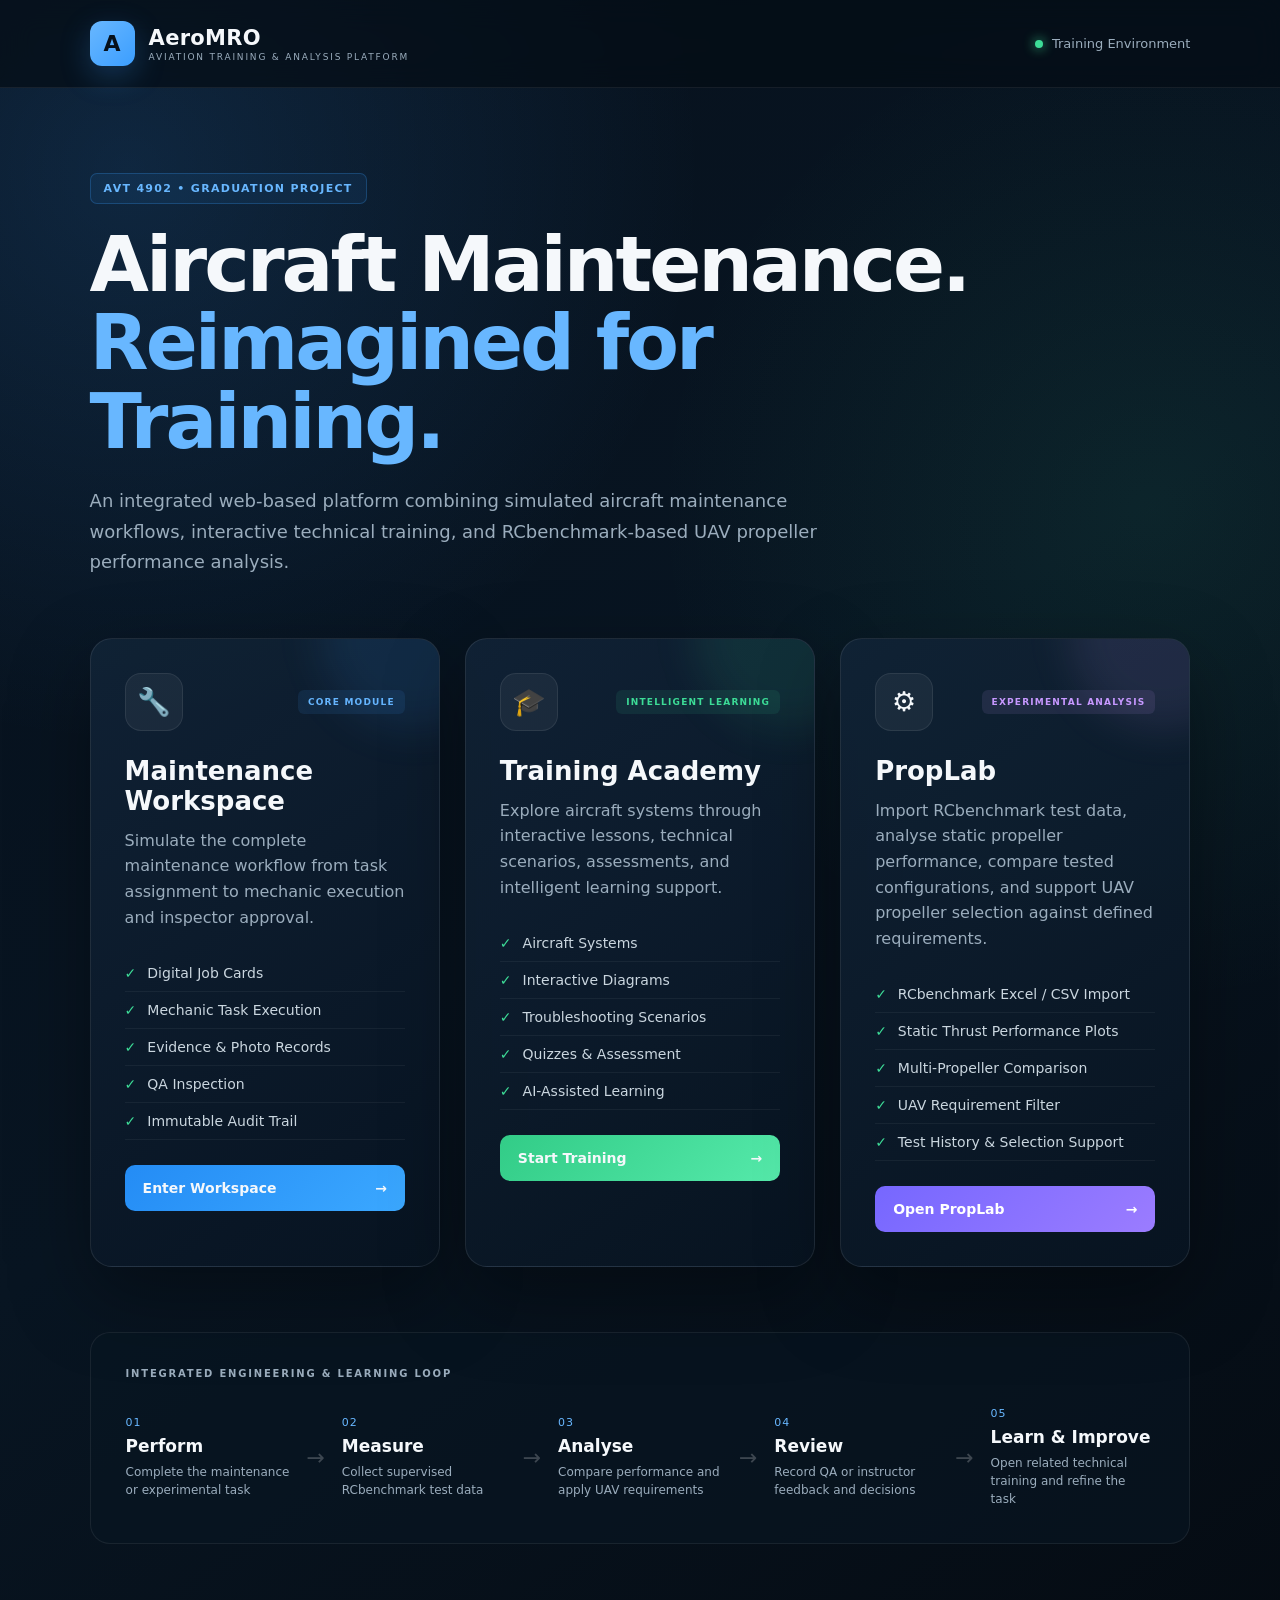
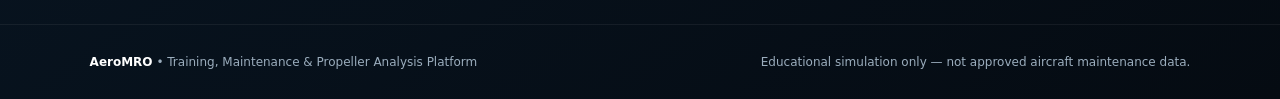
<file: index.html>
<!DOCTYPE html>
<html lang="en">
<head>
    <meta charset="UTF-8">
    <meta name="viewport" content="width=device-width, initial-scale=1.0">

    <title>AeroMRO | Aviation Maintenance, Training & Propeller Analysis</title>

    <meta name="description"
          content="AeroMRO integrates aircraft maintenance workflow, aviation training, and UAV propeller performance analysis in one educational platform.">

    <link rel="stylesheet" href="style.css?v=20261006-1">

    <style>
        /* PropLab integration: keeps the existing AeroMRO visual language. */
        .mode-grid {
            grid-template-columns: repeat(3, minmax(0, 1fr));
        }

        .proplab-card::before {
            background: rgba(199,152,255,0.10);
        }

        .card-status.proplab {
            color: #c798ff;
            background: rgba(199,152,255,0.10);
        }

        .proplab-button {
            width: 100%;
            display: flex;
            align-items: center;
            justify-content: space-between;
            padding: 15px 18px;
            border-radius: 10px;
            text-decoration: none;
            font-size: 14px;
            font-weight: 700;
            color: #ffffff;
            background: linear-gradient(135deg, #7667ff, #9b7cff);
            transition: transform .2s ease, filter .2s ease;
        }

        .proplab-button:hover {
            transform: translateY(-2px);
            filter: brightness(1.08);
        }

        .workflow {
            grid-template-columns: 1fr auto 1fr auto 1fr auto 1fr auto 1fr;
        }

        @media (max-width: 1100px) and (min-width: 851px) {
            .mode-grid {
                grid-template-columns: repeat(2, minmax(0, 1fr));
            }
            .proplab-card {
                grid-column: 1 / -1;
            }
        }

        @media (max-width: 850px) {
            .mode-grid {
                grid-template-columns: 1fr;
            }
            .proplab-card {
                grid-column: auto;
            }
            .workflow {
                grid-template-columns: 1fr;
            }
        }
    </style>
</head>

<body>

    <!-- =========================
         NAVIGATION
    ========================== -->
    <nav class="navbar">

        <div class="brand">
            <div class="brand-icon">A</div>

            <div>
                <h1>AeroMRO</h1>
                <span>AVIATION TRAINING & ANALYSIS PLATFORM</span>
            </div>
        </div>

        <div class="nav-status">
            <span class="status-dot"></span>
            Training Environment
        </div>

    </nav>


    <!-- =========================
         HERO
    ========================== -->
    <main class="hero">

        <div class="hero-content">

            <div class="badge">
                AVT 4902 • GRADUATION PROJECT
            </div>

            <h2>
                Aircraft Maintenance.
                <span>Reimagined for Training.</span>
            </h2>

            <p class="hero-description">
                An integrated web-based platform combining simulated aircraft
                maintenance workflows, interactive technical training, and
                RCbenchmark-based UAV propeller performance analysis.
            </p>


            <!-- =========================
                 THREE INTEGRATED MODULES
            ========================== -->
            <div class="mode-grid">

                <!-- MAINTENANCE -->
                <article class="mode-card maintenance-card">

                    <div class="card-top">

                        <div class="mode-icon">
                            🔧
                        </div>

                        <div class="card-status">
                            CORE MODULE
                        </div>

                    </div>

                    <h3>Maintenance Workspace</h3>

                    <p>
                        Simulate the complete maintenance workflow from
                        task assignment to mechanic execution and
                        inspector approval.
                    </p>

                    <div class="feature-list">

                        <div class="feature">
                            <span>✓</span>
                            Digital Job Cards
                        </div>

                        <div class="feature">
                            <span>✓</span>
                            Mechanic Task Execution
                        </div>

                        <div class="feature">
                            <span>✓</span>
                            Evidence & Photo Records
                        </div>

                        <div class="feature">
                            <span>✓</span>
                            QA Inspection
                        </div>

                        <div class="feature">
                            <span>✓</span>
                            Immutable Audit Trail
                        </div>

                    </div>

                    <a class="primary-button button-link" href="login.html?mode=maintenance">
    Enter Workspace
    <span>→</span>
</a>

                </article>


                <!-- TRAINING -->
                <article class="mode-card training-card">

                    <div class="card-top">

                        <div class="mode-icon">
                            🎓
                        </div>

                        <div class="card-status training">
                            INTELLIGENT LEARNING
                        </div>

                    </div>

                    <h3>Training Academy</h3>

                    <p>
                        Explore aircraft systems through interactive
                        lessons, technical scenarios, assessments,
                        and intelligent learning support.
                    </p>

                    <div class="feature-list">

                        <div class="feature">
                            <span>✓</span>
                            Aircraft Systems
                        </div>

                        <div class="feature">
                            <span>✓</span>
                            Interactive Diagrams
                        </div>

                        <div class="feature">
                            <span>✓</span>
                            Troubleshooting Scenarios
                        </div>

                        <div class="feature">
                            <span>✓</span>
                            Quizzes & Assessment
                        </div>

                        <div class="feature">
                            <span>✓</span>
                            AI-Assisted Learning
                        </div>

                    </div>

                    <a class="secondary-button button-link" href="login.html?mode=training">
    Start Training
    <span>→</span>
</a>

                </article>


                <!-- PROPLAB -->
                <article class="mode-card proplab-card">

                    <div class="card-top">

                        <div class="mode-icon">
                            ⚙
                        </div>

                        <div class="card-status proplab">
                            EXPERIMENTAL ANALYSIS
                        </div>

                    </div>

                    <h3>PropLab</h3>

                    <p>
                        Import RCbenchmark test data, analyse static propeller
                        performance, compare tested configurations, and support
                        UAV propeller selection against defined requirements.
                    </p>

                    <div class="feature-list">

                        <div class="feature">
                            <span>✓</span>
                            RCbenchmark Excel / CSV Import
                        </div>

                        <div class="feature">
                            <span>✓</span>
                            Static Thrust Performance Plots
                        </div>

                        <div class="feature">
                            <span>✓</span>
                            Multi-Propeller Comparison
                        </div>

                        <div class="feature">
                            <span>✓</span>
                            UAV Requirement Filter
                        </div>

                        <div class="feature">
                            <span>✓</span>
                            Test History & Selection Support
                        </div>

                    </div>

                    <a class="proplab-button" href="proplab.html">
                        Open PropLab
                        <span>→</span>
                    </a>

                </article>

            </div>


            <!-- =========================
                 CONNECTION SECTION
            ========================== -->
            <section class="integration">

                <div class="integration-label">
                    INTEGRATED ENGINEERING & LEARNING LOOP
                </div>

                <div class="workflow">

                    <div class="workflow-item">
                        <div class="workflow-number">01</div>
                        <strong>Perform</strong>
                        <span>Complete the maintenance or experimental task</span>
                    </div>

                    <div class="workflow-arrow">→</div>

                    <div class="workflow-item">
                        <div class="workflow-number">02</div>
                        <strong>Measure</strong>
                        <span>Collect supervised RCbenchmark test data</span>
                    </div>

                    <div class="workflow-arrow">→</div>

                    <div class="workflow-item">
                        <div class="workflow-number">03</div>
                        <strong>Analyse</strong>
                        <span>Compare performance and apply UAV requirements</span>
                    </div>

                    <div class="workflow-arrow">→</div>

                    <div class="workflow-item">
                        <div class="workflow-number">04</div>
                        <strong>Review</strong>
                        <span>Record QA or instructor feedback and decisions</span>
                    </div>

                    <div class="workflow-arrow">→</div>

                    <div class="workflow-item">
                        <div class="workflow-number">05</div>
                        <strong>Learn & Improve</strong>
                        <span>Open related technical training and refine the task</span>
                    </div>

                </div>

            </section>

        </div>

    </main>


    <!-- =========================
         FOOTER
    ========================== -->
    <footer>

        <div>
            <strong>AeroMRO</strong>
            <span> • Training, Maintenance & Propeller Analysis Platform</span>
        </div>

        <p>
            Educational simulation only — not approved aircraft maintenance data.
        </p>

    </footer>


    <!-- =========================
         SIMPLE TEMPORARY POPUP
    ========================== -->
    <div id="modal" class="modal">

        <div class="modal-box">

            <div class="modal-icon">✈</div>

            <h3 id="modal-title">Module</h3>

            <p>
                This module is currently under development.
                It will become available in the next AeroMRO build.
            </p>

            <button onclick="closeModal()">Close</button>

        </div>

    </div>


    <script>

        function comingSoon(moduleName) {

            document.getElementById("modal-title").innerText = moduleName;

            document.getElementById("modal").classList.add("active");

        }


        function closeModal() {

            document.getElementById("modal").classList.remove("active");

        }

    </script>

</body>
</html>
</file>
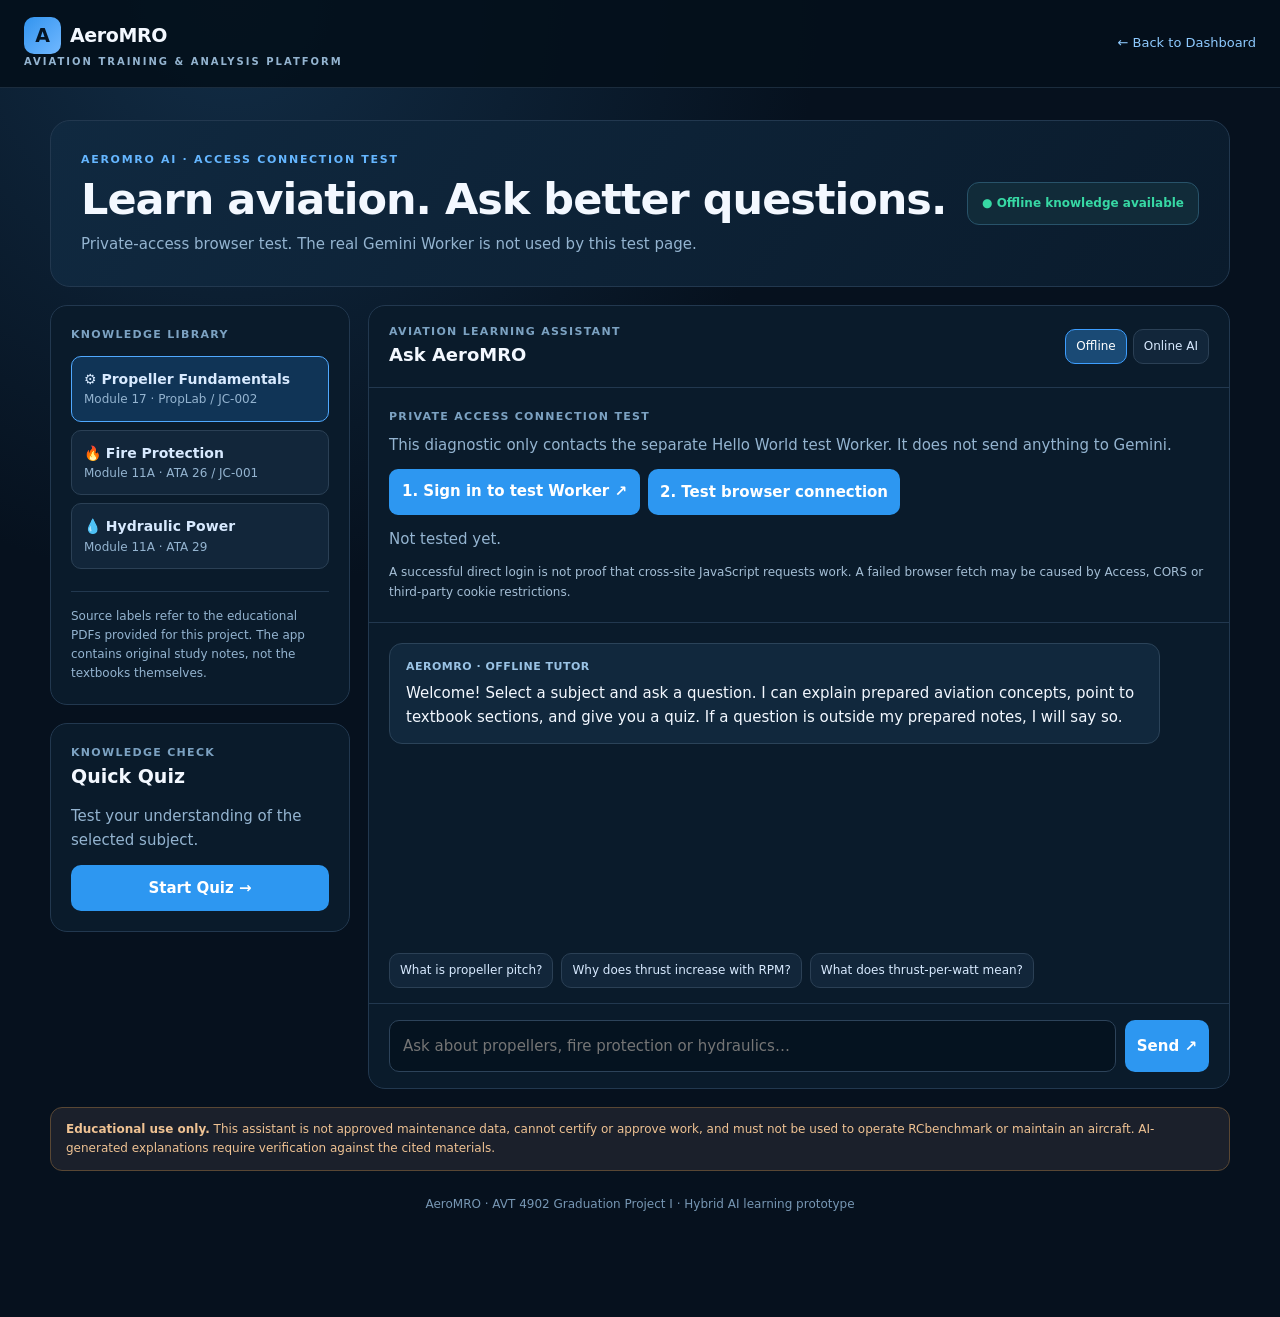
<file: aeromro-access-diagnostic.html>
<!doctype html>
<html lang="en"><head><meta charset="utf-8"><meta name="viewport" content="width=device-width,initial-scale=1"><title>AeroMRO | Access Test</title>
<style>
:root{color-scheme:dark;--bg:#06111e;--panel:#0c1d30;--panel2:#10263d;--edge:#22384f;--muted:#94b4d0;--blue:#4da9ff;--green:#37d8a4;--purple:#a18aff}*{box-sizing:border-box}body{margin:0;background:radial-gradient(circle at 18% 0%,#122d46 0,transparent 35%),var(--bg);color:#f3f8ff;font:15px/1.6 system-ui,-apple-system,Segoe UI,sans-serif}header{background:#04101be9;border-bottom:1px solid #1b2c3d;padding:17px max(24px,calc((100vw - 1280px)/2));display:flex;justify-content:space-between;align-items:center;gap:12px}.brand{font-weight:850;font-size:19px;letter-spacing:-.4px}.brand small{display:block;font-size:10px;letter-spacing:2px;color:var(--muted);font-weight:600}.logo{display:inline-flex;align-items:center;justify-content:center;background:linear-gradient(135deg,#3294ef,#71b8ff);color:#051524;border-radius:10px;width:37px;height:37px;margin-right:9px}.toplink,.link{color:#8ecaff;text-decoration:none}.toplink{font-size:13px}main{max-width:1220px;margin:32px auto;padding:0 20px 70px}.hero{padding:30px;background:linear-gradient(125deg,#102940,#0a1b2c);border:1px solid var(--edge);border-radius:20px;display:flex;justify-content:space-between;gap:20px;align-items:center}.eyebrow{color:#65b6ff;text-transform:uppercase;letter-spacing:1.7px;font-size:11px;font-weight:800}h1{font-size:clamp(29px,4vw,43px);margin:6px 0 8px;line-height:1.16;letter-spacing:-1px}h2{font-size:19px;margin:0 0 12px}p{color:var(--muted);margin:0}.status{border:1px solid #28536a;background:#112b39;padding:11px 14px;border-radius:12px;color:var(--green);white-space:nowrap;font-size:12px;font-weight:700}.layout{display:grid;grid-template-columns:300px minmax(0,1fr);gap:18px;margin-top:18px}.card{border:1px solid var(--edge);border-radius:17px;background:#0a1b2b;overflow:hidden}.pad{padding:20px}.label{font-size:11px;color:#7ca2c2;letter-spacing:1.3px;text-transform:uppercase;font-weight:800}.topics{display:grid;gap:8px;margin-top:12px}button,select,input{font:inherit}button{cursor:pointer}.topic,.suggest,.btn,.mode{border:1px solid #2b4055;background:#12263a;color:#d8eaff;border-radius:10px;padding:11px 12px;text-align:left}.topic:hover,.suggest:hover{border-color:#58acff}.topic.active{border-color:#50a9ff;background:#103456}.topic strong{display:block;font-size:14px}.topic span{display:block;color:var(--muted);font-size:12px}.mini{margin-top:22px;font-size:12px;color:var(--muted);border-top:1px solid var(--edge);padding-top:15px}.chat-head{display:flex;align-items:center;justify-content:space-between;gap:12px;border-bottom:1px solid var(--edge);padding:17px 20px}.chat-head strong{font-size:18px}.modes{display:flex;gap:6px}.mode{font-size:12px;padding:7px 10px}.mode.active{background:#1a4a75;border-color:#3d9eff;color:white}.chatlog{min-height:330px;max-height:520px;overflow-y:auto;padding:20px;display:flex;flex-direction:column;gap:15px}.bubble{padding:14px 16px;border-radius:13px;max-width:94%;white-space:pre-wrap;overflow-wrap:anywhere}.assistant{align-self:flex-start;background:#11283d;border:1px solid #2b4359}.user{align-self:flex-end;background:#1d4d7b;border:1px solid #397eb2}.bubble .meta{font-size:11px;color:#9ac3e5;font-weight:800;letter-spacing:.5px;margin-bottom:6px}.bubble .refs{margin-top:10px;padding-top:9px;border-top:1px solid #34506a;font-size:12px;color:#b3d7f5}.questions{padding:0 20px 15px;display:flex;gap:8px;flex-wrap:wrap}.suggest{font-size:12px;padding:7px 10px}.composer{border-top:1px solid var(--edge);padding:16px 20px;display:flex;gap:9px}input{min-width:0;flex:1;border:1px solid #2d435a;background:#051320;color:#fff;border-radius:10px;padding:13px;outline:none}input:focus{border-color:var(--blue)}.btn{background:#2d97f1;color:white;font-weight:750;border:0;text-align:center}.btn:hover{background:#58b2ff}.section{margin-top:18px}.quizbox{display:none;margin-top:12px}.quizbox.visible{display:block}.choice{display:block;width:100%;margin:8px 0}.quiz-feedback{color:var(--green);margin-top:10px;min-height:20px}.note{font-size:12px;color:#a5bfd6;margin-top:12px}.warning{background:#1b202b;border:1px solid #594734;border-radius:12px;padding:12px 15px;color:#efc293;font-size:12px;margin-top:18px}.config{display:none;padding:16px 20px;border-bottom:1px solid var(--edge);background:#0d2437}.config.visible{display:block}.config input{width:100%;margin-top:8px}.config small{display:block;color:#9fbcd6;margin-top:6px}.foot{font-size:12px;color:#7797b4;text-align:center;margin-top:24px}@media(max-width:850px){.layout{grid-template-columns:1fr}.hero{flex-direction:column;align-items:start}.status{white-space:normal}.chatlog{min-height:260px}.chat-head{flex-wrap:wrap}}
</style></head><body>
<header><div class="brand"><span class="logo">A</span>AeroMRO<small>AVIATION TRAINING & ANALYSIS PLATFORM</small></div><a class="toplink" href="dashboard.html">← Back to Dashboard</a></header>
<main><section class="hero"><div><div class="eyebrow">AEROMRO AI · ACCESS CONNECTION TEST</div><h1>Learn aviation. Ask better questions.</h1><p>Private-access browser test. The real Gemini Worker is not used by this test page.</p></div><div class="status" id="status">● Offline knowledge available</div></section>
<div class="layout"><aside><div class="card pad"><div class="label">Knowledge library</div><div class="topics" id="topics"><button class="topic active" data-topic="prop"><strong>⚙ Propeller Fundamentals</strong><span>Module 17 · PropLab / JC-002</span></button><button class="topic" data-topic="fire"><strong>🔥 Fire Protection</strong><span>Module 11A · ATA 26 / JC-001</span></button><button class="topic" data-topic="hyd"><strong>💧 Hydraulic Power</strong><span>Module 11A · ATA 29</span></button></div><div class="mini">Source labels refer to the educational PDFs provided for this project. The app contains original study notes, not the textbooks themselves.</div></div><div class="card pad section"><div class="label">Knowledge check</div><h2>Quick Quiz</h2><p>Test your understanding of the selected subject.</p><button class="btn" id="startQuiz" style="margin-top:13px;width:100%">Start Quiz →</button><div class="quizbox" id="quizBox"><div id="quizQuestion" style="margin-top:14px;font-weight:700"></div><div id="quizOptions"></div><div class="quiz-feedback" id="quizFeedback"></div></div></div></aside>
<section class="card"><div class="chat-head"><div><div class="label">Aviation learning assistant</div><strong>Ask AeroMRO</strong></div><div class="modes"><button id="offlineBtn" class="mode active">Offline</button><button id="onlineBtn" class="mode">Online AI</button></div></div>
<div class="pad" style="border-bottom:1px solid var(--edge)"><div class="label">Private Access Connection Test</div><p style="margin:8px 0 12px">This diagnostic only contacts the separate Hello World test Worker. It does not send anything to Gemini.</p><div style="display:flex;gap:8px;flex-wrap:wrap"><a class="btn" style="padding:10px 13px;border-radius:9px;text-decoration:none" href="https://aeromro-access-test.ma9289425.workers.dev/" target="_blank" rel="noopener noreferrer">1. Sign in to test Worker ↗</a><button class="btn" id="checkAccess" type="button">2. Test browser connection</button></div><p id="accessResult" role="status" aria-live="polite" style="margin-top:12px;white-space:pre-wrap">Not tested yet.</p><div class="note">A successful direct login is not proof that cross-site JavaScript requests work. A failed browser fetch may be caused by Access, CORS or third-party cookie restrictions.</div></div>
<div id="config" class="config"><strong>Online AI setup</strong><p style="font-size:13px;margin-top:6px">This page uses the AeroMRO Cloudflare Worker. Never paste an API key into the website.</p><small>Online AI sends your question and selected educational notes to the Cloudflare Worker. Do not submit personal data, credentials, or confidential documents. The Worker must have server-side request protection enabled.</small></div>
<div class="chatlog" id="chatlog" aria-live="polite"><div class="bubble assistant"><div class="meta">AEROMRO · OFFLINE TUTOR</div>Welcome! Select a subject and ask a question. I can explain prepared aviation concepts, point to textbook sections, and give you a quiz. If a question is outside my prepared notes, I will say so.</div></div>
<div class="questions" id="suggestions"></div><form class="composer" id="chatForm"><input id="question" autocomplete="off" placeholder="Ask about propellers, fire protection or hydraulics…" aria-label="Your aviation question" required><button class="btn" type="submit">Send ↗</button></form></section></div>
<div class="warning"><strong>Educational use only.</strong> This assistant is not approved maintenance data, cannot certify or approve work, and must not be used to operate RCbenchmark or maintain an aircraft. AI-generated explanations require verification against the cited materials.</div><div class="foot">AeroMRO · AVT 4902 Graduation Project I · Hybrid AI learning prototype</div></main>
<script>
'use strict';
const KB={
prop:{name:'Propeller Fundamentals',refs:'Module 17, Propeller Part 1 · Fundamentals, PDF pp. 3–6 (printed pp. 1.3–1.6); Part 2 · Propeller Maintenance, PDF pp. 21–23 (printed pp. 6.1–6.3)',entries:[
{keys:['thrust','rpm','rotation','speed'],answer:'A rotating propeller accelerates air and produces a reaction force called thrust. In a static RCbenchmark test, thrust often rises nonlinearly as rotational speed increases. Your measured thrust–RPM curve should be used to establish the actual relationship for a particular motor, propeller and supply; do not assume that one propeller’s curve applies to another.',ref:'Module 17 Part 1 · Fundamentals, printed pp. 1.3–1.4'},
{keys:['pitch','blade angle','angle of attack'],answer:'Propeller pitch is the theoretical forward distance associated with one revolution in a solid medium; actual advance through air is affected by slip. Blade angle describes the geometric angle of a blade section, while angle of attack depends on its orientation relative to local airflow. They are related but not interchangeable.',ref:'Module 17 Part 1 · Fundamentals, printed pp. 1.4–1.6'},
{keys:['power','watt','efficiency','current','voltage'],answer:'Electrical input power can be estimated as voltage × current when the corresponding measured values are available. PropLab also reports static thrust per electrical watt (N/W), which helps compare static test operating points. This is not the same as propulsive efficiency in forward flight.',ref:'PropLab calculation method; Module 17 Part 1 · Fundamentals, printed p. 1.4'},
{keys:['inspection','damage','crack','balance','vibration'],answer:'Propeller inspection considers blade condition, damage and balance. Vibration may be associated with imbalance or other mechanical issues. For real maintenance, approved aircraft- and propeller-specific documentation takes precedence over this learning summary.',ref:'Module 17 Part 2 · Propeller Maintenance, printed pp. 6.2–6.3 and 6.8–6.10'},
{keys:['select','best','compare','choose','diameter'],answer:'A suitable tested propeller must meet the defined thrust requirement without exceeding current, electrical power or diameter limits at a recorded operating point. Compare candidates under documented and reasonably equivalent test conditions. PropLab’s selection is a measured-data feasibility result, not a flightworthiness determination.',ref:'AeroMRO PropLab design; Module 17 Part 1 · Fundamentals, printed pp. 1.3–1.5'}],questions:['What is propeller pitch?','Why does thrust increase with RPM?','What does thrust-per-watt mean?'],quiz:{q:'Which quantity does PropLab use for static thrust-per-watt?',options:['Thrust (N) ÷ electrical power (W)','RPM ÷ blade diameter','Voltage × pitch'],correct:0,why:'Static thrust-per-watt is calculated as measured thrust divided by electrical input power.'}},
fire:{name:'Fire Protection',refs:'Module 11A · Sub-Module 08, Fire Protection (ATA 26); syllabus overview, PDF p. 10',entries:[
{keys:['detect','sensor','smoke','warning','fire'],answer:'Aircraft fire-protection training distinguishes detection/warning from extinguishing. A detection system monitors conditions and provides an indication or warning; an extinguishing system is a separate protection function. The exact design depends on the aircraft.',ref:'Module 11A · Sub-Module 08, Fire Protection (ATA 26)'},
{keys:['test','job','jc-001','checklist','trainer'],answer:'JC-001 is an AeroMRO simulated operational test. It guides the trainee through setup checks, trainer inspection, simulated detector activation, warning verification and restoration to the normal training state. It is not an approved aircraft maintenance procedure.',ref:'AeroMRO JC-001 training workflow; Module 11A · ATA 26'},
{keys:['extinguish','bottle','agent'],answer:'Fire extinguishing and fire detection are distinct parts of aircraft fire protection. Extinguishing arrangements and agents vary by aircraft and protected zone. Consult the relevant approved aircraft documentation for any actual maintenance task.',ref:'Module 11A · Sub-Module 08, Fire Protection (ATA 26)'}],questions:['What is the difference between fire detection and extinguishing?','What does JC-001 teach?','Why verify warning indications?'],quiz:{q:'What is the primary purpose of a fire-detection system?',options:['Provide detection and warning','Measure hydraulic pressure','Set propeller pitch'],correct:0,why:'Detection and warning are central fire-protection functions.'}},
hyd:{name:'Hydraulic Power',refs:'Module 11A · Sub-Module 11, Hydraulic Power (ATA 29); syllabus overview, PDF p. 11',entries:[
{keys:['pressure','pump','fluid','system'],answer:'An aircraft hydraulic system transmits power using pressurized fluid. Its main functional elements can include a reservoir, pressure-generation source, filters, control valves, distribution lines, actuators and indication or warning devices.',ref:'Module 11A · Sub-Module 11, Hydraulic Power (ATA 29)'},
{keys:['reservoir','accumulator'],answer:'A hydraulic reservoir stores the system fluid supply. An accumulator can store hydraulic energy under pressure and support system functions depending on its design. These components perform different roles.',ref:'Module 11A · Sub-Module 11, Hydraulic Power (ATA 29)'},
{keys:['filter','contamination','valve','control'],answer:'Filters help control fluid contamination, while valves control hydraulic flow and pressure within the system. The exact arrangement depends on the aircraft and system architecture.',ref:'Module 11A · Sub-Module 11, Hydraulic Power (ATA 29)'}],questions:['What is the purpose of a hydraulic accumulator?','How does a hydraulic system transmit power?','Why are hydraulic filters important?'],quiz:{q:'What is a primary function of a hydraulic reservoir?',options:['Store hydraulic fluid','Generate propeller thrust','Detect engine fire'],correct:0,why:'The reservoir provides a supply of hydraulic fluid to the system.'}}};
const $=id=>document.getElementById(id);
const AI_ENDPOINT='https://aeromro-access-test.ma9289425.workers.dev/';
$('checkAccess').onclick=async()=>{
  const result=$('accessResult');
  const button=$('checkAccess');
  button.disabled=true;
  result.textContent='Testing authenticated cross-origin request…';
  const controller=new AbortController();
  const timer=setTimeout(()=>controller.abort(),10000);
  try{
    const response=await fetch(AI_ENDPOINT,{method:'GET',credentials:'include',cache:'no-store',signal:controller.signal});
    const body=await response.text();
    result.textContent='HTTP '+response.status+'; response: '+body.slice(0,180)+'\nBrowser read succeeded. Verify that this response really came from the protected Worker.';
  }catch(e){
    result.textContent='Browser request could not read the response ('+(e.name==='AbortError'?'timeout':e.name)+'). This does NOT mean login failed. Check Access, CORS, and cross-site cookie restrictions. Do not enable Access on the production AI Worker yet.';
  }finally{clearTimeout(timer);button.disabled=false;}
};

let topic='prop',mode='offline',busy=false;
function append(kind,message,ref){const el=document.createElement('div');el.className='bubble '+kind;const meta=document.createElement('div');meta.className='meta';meta.textContent=kind==='user'?'YOU':mode==='online'?'AEROMRO · ONLINE AI':'AEROMRO · OFFLINE KNOWLEDGE';el.append(meta,document.createTextNode(message));if(ref){const cite=document.createElement('div');cite.className='refs';cite.textContent='Source / context: '+ref;el.append(cite)}$('chatlog').append(el);$('chatlog').scrollTop=$('chatlog').scrollHeight}
function answerOffline(q){if(topic==='hyd' && /accumulator/i.test(q))return {answer:'A hydraulic accumulator stores energy in pressurised hydraulic fluid, commonly by compressing a gas separated from the fluid. Depending on the system design, it can damp pressure fluctuations, provide short-duration supplementary flow, and maintain pressure for certain functions. It is different from the reservoir, which stores the main fluid supply.',ref:'Module 11A · Hydraulic Power (ATA 29); verify exact textbook page before citation'};const words=q.toLowerCase().match(/[a-z0-9-]+/g)||[];const entries=KB[topic].entries;let best=null,score=0;for(const e of entries){let s=0;for(const k of e.keys){if(q.toLowerCase().includes(k))s+=k.includes(' ')?3:2}if(s>score){score=s;best=e}}if(score===0)return {answer:'I do not have a reliable prepared answer for that question in the selected subject. Try one of the suggested questions, or use a verified source. Offline mode does not generate new technical knowledge.',ref:KB[topic].refs};return {answer:best.answer,ref:best.ref}}
function suggestions(){const area=$('suggestions');area.replaceChildren();KB[topic].questions.forEach(q=>{const b=document.createElement('button');b.className='suggest';b.textContent=q;b.onclick=()=>{$('question').value=q;$('question').focus()};area.append(b)})}
function setTopic(t){topic=t;document.querySelectorAll('.topic').forEach(b=>b.classList.toggle('active',b.dataset.topic===t));suggestions();$('quizBox').classList.remove('visible');append('assistant','Selected '+KB[t].name+'. Ask a question or choose a suggested topic.',KB[t].refs)}
document.querySelectorAll('.topic').forEach(b=>b.onclick=()=>setTopic(b.dataset.topic));suggestions();
function setMode(m){
  mode=m;
  $('offlineBtn').classList.toggle('active',m==='offline');
  $('onlineBtn').classList.toggle('active',m==='online');
  $('config').classList.toggle('visible',m==='online');
  $('status').textContent=m==='offline'?'● Offline knowledge available':'● Online AI selected (connection not verified)';
  append('assistant',m==='offline'?'Offline learning mode enabled.':'Online AI selected. Your questions will use Gemini if the secure backend is available; otherwise the prepared offline knowledge is used.');
}
$('offlineBtn').onclick=()=>setMode('offline');
$('onlineBtn').onclick=()=>{alert('This is a diagnostic copy. Online Gemini is intentionally disabled here. Use your original ai-tutor.html for Gemini.');};
$('chatForm').onsubmit=async e=>{
  e.preventDefault();
  if(busy)return;
  const q=$('question').value.trim();
  if(!q)return;
  if(q.length>1000){alert('Please keep your question under 1,000 characters.');return;}
  $('question').value='';append('user',q);
  if(mode==='online' && false){
    busy=true;
    $('chatForm').querySelector('button').disabled=true;
    $('status').textContent='● Asking online AI…';
    try{
      const controller=new AbortController();
      const timeout=setTimeout(()=>controller.abort(),25000);
      let r;
      try{
        r=await fetch(AI_ENDPOINT,{
          method:'POST',headers:{'Content-Type':'application/json'},
          body:JSON.stringify({question:q,subject:KB[topic].name,
            context:KB[topic].entries.map(x=>({text:x.answer,source:x.ref}))}),
          signal:controller.signal
        });
      }finally{clearTimeout(timeout)}
      if(!r.ok){
        let message='HTTP '+r.status;
        try{const data=await r.json();if(data.error)message=data.error}catch{}
        throw new Error(message);
      }
      const data=await r.json();
      if(typeof data.answer!=='string'||!data.answer.trim())throw new Error('Empty AI response');
      append('assistant',data.answer,'Gemini AI generated explanation — verify against the original textbooks; references are not automatically verified.');
      $('status').textContent='● Online AI available';
      return;
    }catch(err){
      $('status').textContent='● Offline fallback active';
      append('assistant','Online AI unavailable ('+String(err.message).slice(0,100)+'). Here is the prepared offline response if available.');
    }finally{
      busy=false;
      $('chatForm').querySelector('button').disabled=false;
    }
  }
  const result=answerOffline(q);append('assistant',result.answer,result.ref);
};
$('startQuiz').onclick=()=>{const quiz=KB[topic].quiz;$('quizBox').classList.add('visible');$('quizQuestion').textContent=quiz.q;$('quizOptions').replaceChildren();$('quizFeedback').textContent='';quiz.options.forEach((opt,i)=>{const b=document.createElement('button');b.className='topic choice';b.textContent=String.fromCharCode(65+i)+'. '+opt;b.onclick=()=>{$('quizFeedback').textContent=(i===quiz.correct?'✓ Correct. ':'Not quite. ')+quiz.why;$('quizFeedback').style.color=i===quiz.correct?'#37d8a4':'#f4ba77'};$('quizOptions').append(b)})};
</script></body></html>
</file>
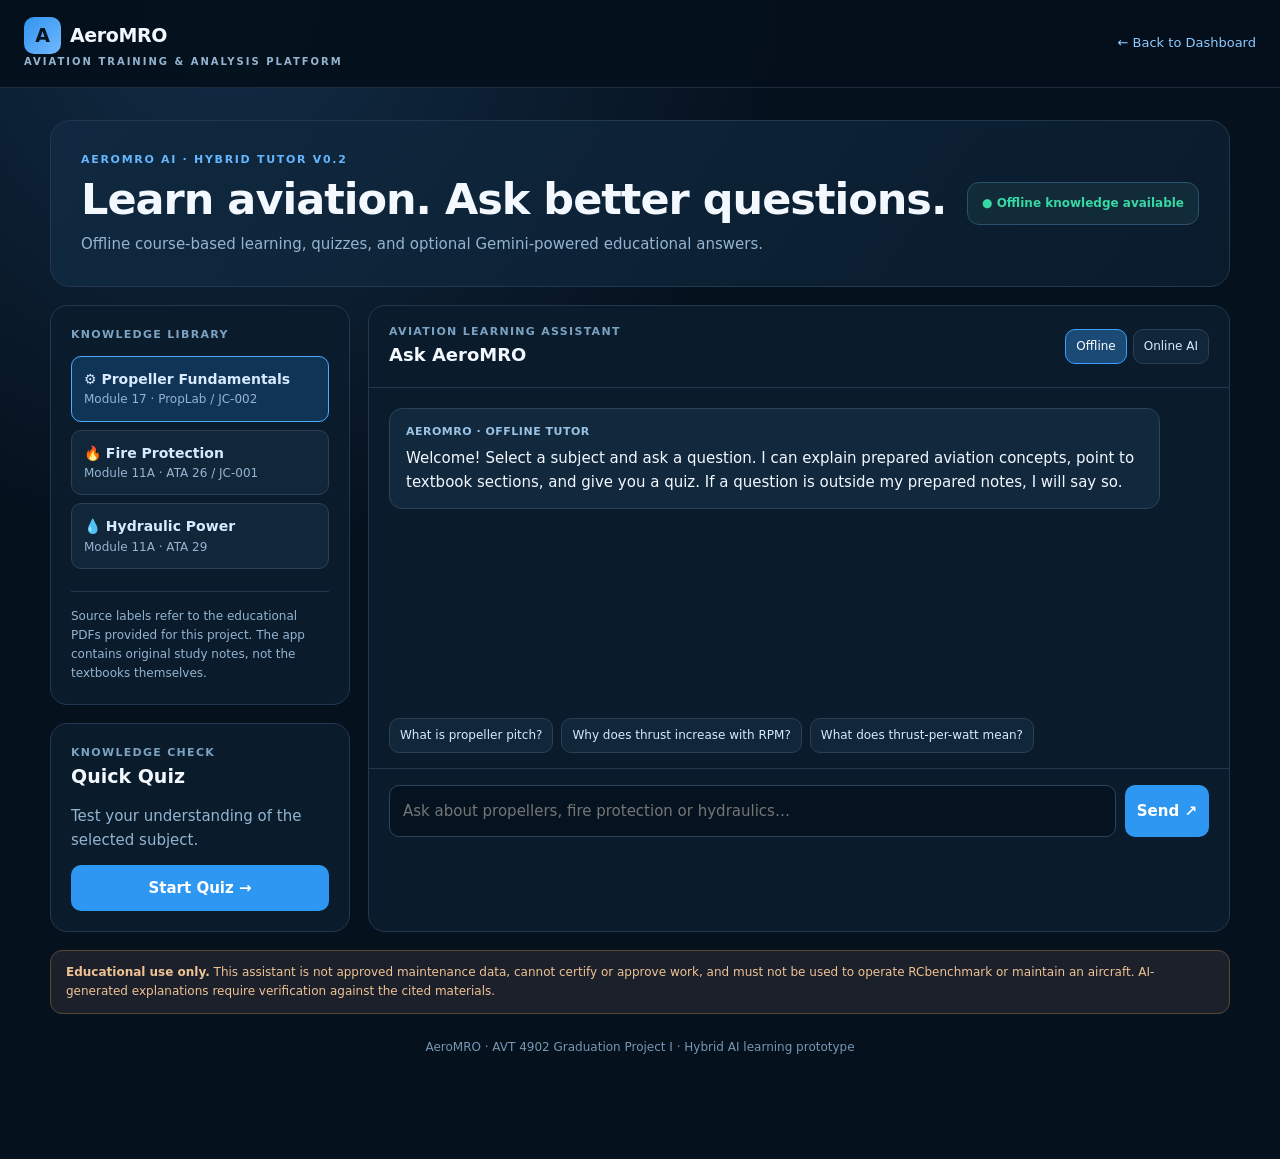
<file: ai-tutor.html>
<!doctype html>
<html lang="en"><head><meta charset="utf-8"><meta name="viewport" content="width=device-width,initial-scale=1"><title>AeroMRO | AI Hybrid Tutor</title>
<style>
:root{color-scheme:dark;--bg:#06111e;--panel:#0c1d30;--panel2:#10263d;--edge:#22384f;--muted:#94b4d0;--blue:#4da9ff;--green:#37d8a4;--purple:#a18aff}*{box-sizing:border-box}body{margin:0;background:radial-gradient(circle at 18% 0%,#122d46 0,transparent 35%),var(--bg);color:#f3f8ff;font:15px/1.6 system-ui,-apple-system,Segoe UI,sans-serif}header{background:#04101be9;border-bottom:1px solid #1b2c3d;padding:17px max(24px,calc((100vw - 1280px)/2));display:flex;justify-content:space-between;align-items:center;gap:12px}.brand{font-weight:850;font-size:19px;letter-spacing:-.4px}.brand small{display:block;font-size:10px;letter-spacing:2px;color:var(--muted);font-weight:600}.logo{display:inline-flex;align-items:center;justify-content:center;background:linear-gradient(135deg,#3294ef,#71b8ff);color:#051524;border-radius:10px;width:37px;height:37px;margin-right:9px}.toplink,.link{color:#8ecaff;text-decoration:none}.toplink{font-size:13px}main{max-width:1220px;margin:32px auto;padding:0 20px 70px}.hero{padding:30px;background:linear-gradient(125deg,#102940,#0a1b2c);border:1px solid var(--edge);border-radius:20px;display:flex;justify-content:space-between;gap:20px;align-items:center}.eyebrow{color:#65b6ff;text-transform:uppercase;letter-spacing:1.7px;font-size:11px;font-weight:800}h1{font-size:clamp(29px,4vw,43px);margin:6px 0 8px;line-height:1.16;letter-spacing:-1px}h2{font-size:19px;margin:0 0 12px}p{color:var(--muted);margin:0}.status{border:1px solid #28536a;background:#112b39;padding:11px 14px;border-radius:12px;color:var(--green);white-space:nowrap;font-size:12px;font-weight:700}.layout{display:grid;grid-template-columns:300px minmax(0,1fr);gap:18px;margin-top:18px}.card{border:1px solid var(--edge);border-radius:17px;background:#0a1b2b;overflow:hidden}.pad{padding:20px}.label{font-size:11px;color:#7ca2c2;letter-spacing:1.3px;text-transform:uppercase;font-weight:800}.topics{display:grid;gap:8px;margin-top:12px}button,select,input{font:inherit}button{cursor:pointer}.topic,.suggest,.btn,.mode{border:1px solid #2b4055;background:#12263a;color:#d8eaff;border-radius:10px;padding:11px 12px;text-align:left}.topic:hover,.suggest:hover{border-color:#58acff}.topic.active{border-color:#50a9ff;background:#103456}.topic strong{display:block;font-size:14px}.topic span{display:block;color:var(--muted);font-size:12px}.mini{margin-top:22px;font-size:12px;color:var(--muted);border-top:1px solid var(--edge);padding-top:15px}.chat-head{display:flex;align-items:center;justify-content:space-between;gap:12px;border-bottom:1px solid var(--edge);padding:17px 20px}.chat-head strong{font-size:18px}.modes{display:flex;gap:6px}.mode{font-size:12px;padding:7px 10px}.mode.active{background:#1a4a75;border-color:#3d9eff;color:white}.chatlog{min-height:330px;max-height:520px;overflow-y:auto;padding:20px;display:flex;flex-direction:column;gap:15px}.bubble{padding:14px 16px;border-radius:13px;max-width:94%;white-space:pre-wrap;overflow-wrap:anywhere}.assistant{align-self:flex-start;background:#11283d;border:1px solid #2b4359}.user{align-self:flex-end;background:#1d4d7b;border:1px solid #397eb2}.bubble .meta{font-size:11px;color:#9ac3e5;font-weight:800;letter-spacing:.5px;margin-bottom:6px}.bubble .refs{margin-top:10px;padding-top:9px;border-top:1px solid #34506a;font-size:12px;color:#b3d7f5}.questions{padding:0 20px 15px;display:flex;gap:8px;flex-wrap:wrap}.suggest{font-size:12px;padding:7px 10px}.composer{border-top:1px solid var(--edge);padding:16px 20px;display:flex;gap:9px}input{min-width:0;flex:1;border:1px solid #2d435a;background:#051320;color:#fff;border-radius:10px;padding:13px;outline:none}input:focus{border-color:var(--blue)}.btn{background:#2d97f1;color:white;font-weight:750;border:0;text-align:center}.btn:hover{background:#58b2ff}.section{margin-top:18px}.quizbox{display:none;margin-top:12px}.quizbox.visible{display:block}.choice{display:block;width:100%;margin:8px 0}.quiz-feedback{color:var(--green);margin-top:10px;min-height:20px}.note{font-size:12px;color:#a5bfd6;margin-top:12px}.warning{background:#1b202b;border:1px solid #594734;border-radius:12px;padding:12px 15px;color:#efc293;font-size:12px;margin-top:18px}.config{display:none;padding:16px 20px;border-bottom:1px solid var(--edge);background:#0d2437}.config.visible{display:block}.config input{width:100%;margin-top:8px}.config small{display:block;color:#9fbcd6;margin-top:6px}.foot{font-size:12px;color:#7797b4;text-align:center;margin-top:24px}@media(max-width:850px){.layout{grid-template-columns:1fr}.hero{flex-direction:column;align-items:start}.status{white-space:normal}.chatlog{min-height:260px}.chat-head{flex-wrap:wrap}}
</style></head><body>
<header><div class="brand"><span class="logo">A</span>AeroMRO<small>AVIATION TRAINING & ANALYSIS PLATFORM</small></div><a class="toplink" href="dashboard.html">← Back to Dashboard</a></header>
<main><section class="hero"><div><div class="eyebrow">AEROMRO AI · HYBRID TUTOR V0.2</div><h1>Learn aviation. Ask better questions.</h1><p>Offline course-based learning, quizzes, and optional Gemini-powered educational answers.</p></div><div class="status" id="status">● Offline knowledge available</div></section>
<div class="layout"><aside><div class="card pad"><div class="label">Knowledge library</div><div class="topics" id="topics"><button class="topic active" data-topic="prop"><strong>⚙ Propeller Fundamentals</strong><span>Module 17 · PropLab / JC-002</span></button><button class="topic" data-topic="fire"><strong>🔥 Fire Protection</strong><span>Module 11A · ATA 26 / JC-001</span></button><button class="topic" data-topic="hyd"><strong>💧 Hydraulic Power</strong><span>Module 11A · ATA 29</span></button></div><div class="mini">Source labels refer to the educational PDFs provided for this project. The app contains original study notes, not the textbooks themselves.</div></div><div class="card pad section"><div class="label">Knowledge check</div><h2>Quick Quiz</h2><p>Test your understanding of the selected subject.</p><button class="btn" id="startQuiz" style="margin-top:13px;width:100%">Start Quiz →</button><div class="quizbox" id="quizBox"><div id="quizQuestion" style="margin-top:14px;font-weight:700"></div><div id="quizOptions"></div><div class="quiz-feedback" id="quizFeedback"></div></div></div></aside>
<section class="card"><div class="chat-head"><div><div class="label">Aviation learning assistant</div><strong>Ask AeroMRO</strong></div><div class="modes"><button id="offlineBtn" class="mode active">Offline</button><button id="onlineBtn" class="mode">Online AI</button></div></div>
<div id="config" class="config"><strong>Online AI setup</strong><p style="font-size:13px;margin-top:6px">This page uses the AeroMRO Cloudflare Worker. Never paste an API key into the website.</p><small>Online AI sends your question and selected educational notes to the Cloudflare Worker. Do not submit personal data, credentials, or confidential documents. The Worker must have server-side request protection enabled.</small></div>
<div class="chatlog" id="chatlog" aria-live="polite"><div class="bubble assistant"><div class="meta">AEROMRO · OFFLINE TUTOR</div>Welcome! Select a subject and ask a question. I can explain prepared aviation concepts, point to textbook sections, and give you a quiz. If a question is outside my prepared notes, I will say so.</div></div>
<div class="questions" id="suggestions"></div><form class="composer" id="chatForm"><input id="question" autocomplete="off" placeholder="Ask about propellers, fire protection or hydraulics…" aria-label="Your aviation question" required><button class="btn" type="submit">Send ↗</button></form></section></div>
<div class="warning"><strong>Educational use only.</strong> This assistant is not approved maintenance data, cannot certify or approve work, and must not be used to operate RCbenchmark or maintain an aircraft. AI-generated explanations require verification against the cited materials.</div><div class="foot">AeroMRO · AVT 4902 Graduation Project I · Hybrid AI learning prototype</div></main>
<script>
'use strict';
const KB={
prop:{name:'Propeller Fundamentals',refs:'Module 17, Propeller Part 1 · Fundamentals, PDF pp. 3–6 (printed pp. 1.3–1.6); Part 2 · Propeller Maintenance, PDF pp. 21–23 (printed pp. 6.1–6.3)',entries:[
{keys:['thrust','rpm','rotation','speed'],answer:'A rotating propeller accelerates air and produces a reaction force called thrust. In a static RCbenchmark test, thrust often rises nonlinearly as rotational speed increases. Your measured thrust–RPM curve should be used to establish the actual relationship for a particular motor, propeller and supply; do not assume that one propeller’s curve applies to another.',ref:'Module 17 Part 1 · Fundamentals, printed pp. 1.3–1.4'},
{keys:['pitch','blade angle','angle of attack'],answer:'Propeller pitch is the theoretical forward distance associated with one revolution in a solid medium; actual advance through air is affected by slip. Blade angle describes the geometric angle of a blade section, while angle of attack depends on its orientation relative to local airflow. They are related but not interchangeable.',ref:'Module 17 Part 1 · Fundamentals, printed pp. 1.4–1.6'},
{keys:['power','watt','efficiency','current','voltage'],answer:'Electrical input power can be estimated as voltage × current when the corresponding measured values are available. PropLab also reports static thrust per electrical watt (N/W), which helps compare static test operating points. This is not the same as propulsive efficiency in forward flight.',ref:'PropLab calculation method; Module 17 Part 1 · Fundamentals, printed p. 1.4'},
{keys:['inspection','damage','crack','balance','vibration'],answer:'Propeller inspection considers blade condition, damage and balance. Vibration may be associated with imbalance or other mechanical issues. For real maintenance, approved aircraft- and propeller-specific documentation takes precedence over this learning summary.',ref:'Module 17 Part 2 · Propeller Maintenance, printed pp. 6.2–6.3 and 6.8–6.10'},
{keys:['select','best','compare','choose','diameter'],answer:'A suitable tested propeller must meet the defined thrust requirement without exceeding current, electrical power or diameter limits at a recorded operating point. Compare candidates under documented and reasonably equivalent test conditions. PropLab’s selection is a measured-data feasibility result, not a flightworthiness determination.',ref:'AeroMRO PropLab design; Module 17 Part 1 · Fundamentals, printed pp. 1.3–1.5'}],questions:['What is propeller pitch?','Why does thrust increase with RPM?','What does thrust-per-watt mean?'],quiz:{q:'Which quantity does PropLab use for static thrust-per-watt?',options:['Thrust (N) ÷ electrical power (W)','RPM ÷ blade diameter','Voltage × pitch'],correct:0,why:'Static thrust-per-watt is calculated as measured thrust divided by electrical input power.'}},
fire:{name:'Fire Protection',refs:'Module 11A · Sub-Module 08, Fire Protection (ATA 26); syllabus overview, PDF p. 10',entries:[
{keys:['detect','sensor','smoke','warning','fire'],answer:'Aircraft fire-protection training distinguishes detection/warning from extinguishing. A detection system monitors conditions and provides an indication or warning; an extinguishing system is a separate protection function. The exact design depends on the aircraft.',ref:'Module 11A · Sub-Module 08, Fire Protection (ATA 26)'},
{keys:['test','job','jc-001','checklist','trainer'],answer:'JC-001 is an AeroMRO simulated operational test. It guides the trainee through setup checks, trainer inspection, simulated detector activation, warning verification and restoration to the normal training state. It is not an approved aircraft maintenance procedure.',ref:'AeroMRO JC-001 training workflow; Module 11A · ATA 26'},
{keys:['extinguish','bottle','agent'],answer:'Fire extinguishing and fire detection are distinct parts of aircraft fire protection. Extinguishing arrangements and agents vary by aircraft and protected zone. Consult the relevant approved aircraft documentation for any actual maintenance task.',ref:'Module 11A · Sub-Module 08, Fire Protection (ATA 26)'}],questions:['What is the difference between fire detection and extinguishing?','What does JC-001 teach?','Why verify warning indications?'],quiz:{q:'What is the primary purpose of a fire-detection system?',options:['Provide detection and warning','Measure hydraulic pressure','Set propeller pitch'],correct:0,why:'Detection and warning are central fire-protection functions.'}},
hyd:{name:'Hydraulic Power',refs:'Module 11A · Sub-Module 11, Hydraulic Power (ATA 29); syllabus overview, PDF p. 11',entries:[
{keys:['pressure','pump','fluid','system'],answer:'An aircraft hydraulic system transmits power using pressurized fluid. Its main functional elements can include a reservoir, pressure-generation source, filters, control valves, distribution lines, actuators and indication or warning devices.',ref:'Module 11A · Sub-Module 11, Hydraulic Power (ATA 29)'},
{keys:['reservoir','accumulator'],answer:'A hydraulic reservoir stores the system fluid supply. An accumulator can store hydraulic energy under pressure and support system functions depending on its design. These components perform different roles.',ref:'Module 11A · Sub-Module 11, Hydraulic Power (ATA 29)'},
{keys:['filter','contamination','valve','control'],answer:'Filters help control fluid contamination, while valves control hydraulic flow and pressure within the system. The exact arrangement depends on the aircraft and system architecture.',ref:'Module 11A · Sub-Module 11, Hydraulic Power (ATA 29)'}],questions:['What is the purpose of a hydraulic accumulator?','How does a hydraulic system transmit power?','Why are hydraulic filters important?'],quiz:{q:'What is a primary function of a hydraulic reservoir?',options:['Store hydraulic fluid','Generate propeller thrust','Detect engine fire'],correct:0,why:'The reservoir provides a supply of hydraulic fluid to the system.'}}};
const AI_ENDPOINT='https://aeromro-ai.ma9289425.workers.dev/';
let topic='prop',mode='offline',busy=false;const $=id=>document.getElementById(id);
function append(kind,message,ref){const el=document.createElement('div');el.className='bubble '+kind;const meta=document.createElement('div');meta.className='meta';meta.textContent=kind==='user'?'YOU':mode==='online'?'AEROMRO · ONLINE AI':'AEROMRO · OFFLINE KNOWLEDGE';el.append(meta,document.createTextNode(message));if(ref){const cite=document.createElement('div');cite.className='refs';cite.textContent='Source / context: '+ref;el.append(cite)}$('chatlog').append(el);$('chatlog').scrollTop=$('chatlog').scrollHeight}
function answerOffline(q){if(topic==='hyd' && /accumulator/i.test(q))return {answer:'A hydraulic accumulator stores energy in pressurised hydraulic fluid, commonly by compressing a gas separated from the fluid. Depending on the system design, it can damp pressure fluctuations, provide short-duration supplementary flow, and maintain pressure for certain functions. It is different from the reservoir, which stores the main fluid supply.',ref:'Module 11A · Hydraulic Power (ATA 29); verify exact textbook page before citation'};const words=q.toLowerCase().match(/[a-z0-9-]+/g)||[];const entries=KB[topic].entries;let best=null,score=0;for(const e of entries){let s=0;for(const k of e.keys){if(q.toLowerCase().includes(k))s+=k.includes(' ')?3:2}if(s>score){score=s;best=e}}if(score===0)return {answer:'I do not have a reliable prepared answer for that question in the selected subject. Try one of the suggested questions, or use a verified source. Offline mode does not generate new technical knowledge.',ref:KB[topic].refs};return {answer:best.answer,ref:best.ref}}
function suggestions(){const area=$('suggestions');area.replaceChildren();KB[topic].questions.forEach(q=>{const b=document.createElement('button');b.className='suggest';b.textContent=q;b.onclick=()=>{$('question').value=q;$('question').focus()};area.append(b)})}
function setTopic(t){topic=t;document.querySelectorAll('.topic').forEach(b=>b.classList.toggle('active',b.dataset.topic===t));suggestions();$('quizBox').classList.remove('visible');append('assistant','Selected '+KB[t].name+'. Ask a question or choose a suggested topic.',KB[t].refs)}
document.querySelectorAll('.topic').forEach(b=>b.onclick=()=>setTopic(b.dataset.topic));suggestions();
function setMode(m){
  mode=m;
  $('offlineBtn').classList.toggle('active',m==='offline');
  $('onlineBtn').classList.toggle('active',m==='online');
  $('config').classList.toggle('visible',m==='online');
  $('status').textContent=m==='offline'?'● Offline knowledge available':'● Online AI selected (connection not verified)';
  append('assistant',m==='offline'?'Offline learning mode enabled.':'Online AI selected. Your questions will use Gemini if the secure backend is available; otherwise the prepared offline knowledge is used.');
}
$('offlineBtn').onclick=()=>setMode('offline');
$('onlineBtn').onclick=()=>setMode('online');
$('chatForm').onsubmit=async e=>{
  e.preventDefault();
  if(busy)return;
  const q=$('question').value.trim();
  if(!q)return;
  if(q.length>1000){alert('Please keep your question under 1,000 characters.');return;}
  $('question').value='';append('user',q);
  if(mode==='online'){
    busy=true;
    $('chatForm').querySelector('button').disabled=true;
    $('status').textContent='● Asking online AI…';
    try{
      const controller=new AbortController();
      const timeout=setTimeout(()=>controller.abort(),25000);
      let r;
      try{
        r=await fetch(AI_ENDPOINT,{
          method:'POST',headers:{'Content-Type':'application/json'},
          body:JSON.stringify({question:q,subject:KB[topic].name,
            context:KB[topic].entries.map(x=>({text:x.answer,source:x.ref}))}),
          signal:controller.signal
        });
      }finally{clearTimeout(timeout)}
      if(!r.ok){
        let message='HTTP '+r.status;
        try{const data=await r.json();if(data.error)message=data.error}catch{}
        throw new Error(message);
      }
      const data=await r.json();
      if(typeof data.answer!=='string'||!data.answer.trim())throw new Error('Empty AI response');
      append('assistant',data.answer,'Gemini AI generated explanation — verify against the original textbooks; references are not automatically verified.');
      $('status').textContent='● Online AI available';
      return;
    }catch(err){
      $('status').textContent='● Offline fallback active';
      append('assistant','Online AI unavailable ('+String(err.message).slice(0,100)+'). Here is the prepared offline response if available.');
    }finally{
      busy=false;
      $('chatForm').querySelector('button').disabled=false;
    }
  }
  const result=answerOffline(q);append('assistant',result.answer,result.ref);
};
$('startQuiz').onclick=()=>{const quiz=KB[topic].quiz;$('quizBox').classList.add('visible');$('quizQuestion').textContent=quiz.q;$('quizOptions').replaceChildren();$('quizFeedback').textContent='';quiz.options.forEach((opt,i)=>{const b=document.createElement('button');b.className='topic choice';b.textContent=String.fromCharCode(65+i)+'. '+opt;b.onclick=()=>{$('quizFeedback').textContent=(i===quiz.correct?'✓ Correct. ':'Not quite. ')+quiz.why;$('quizFeedback').style.color=i===quiz.correct?'#37d8a4':'#f4ba77'};$('quizOptions').append(b)})};
</script></body></html>
</file>
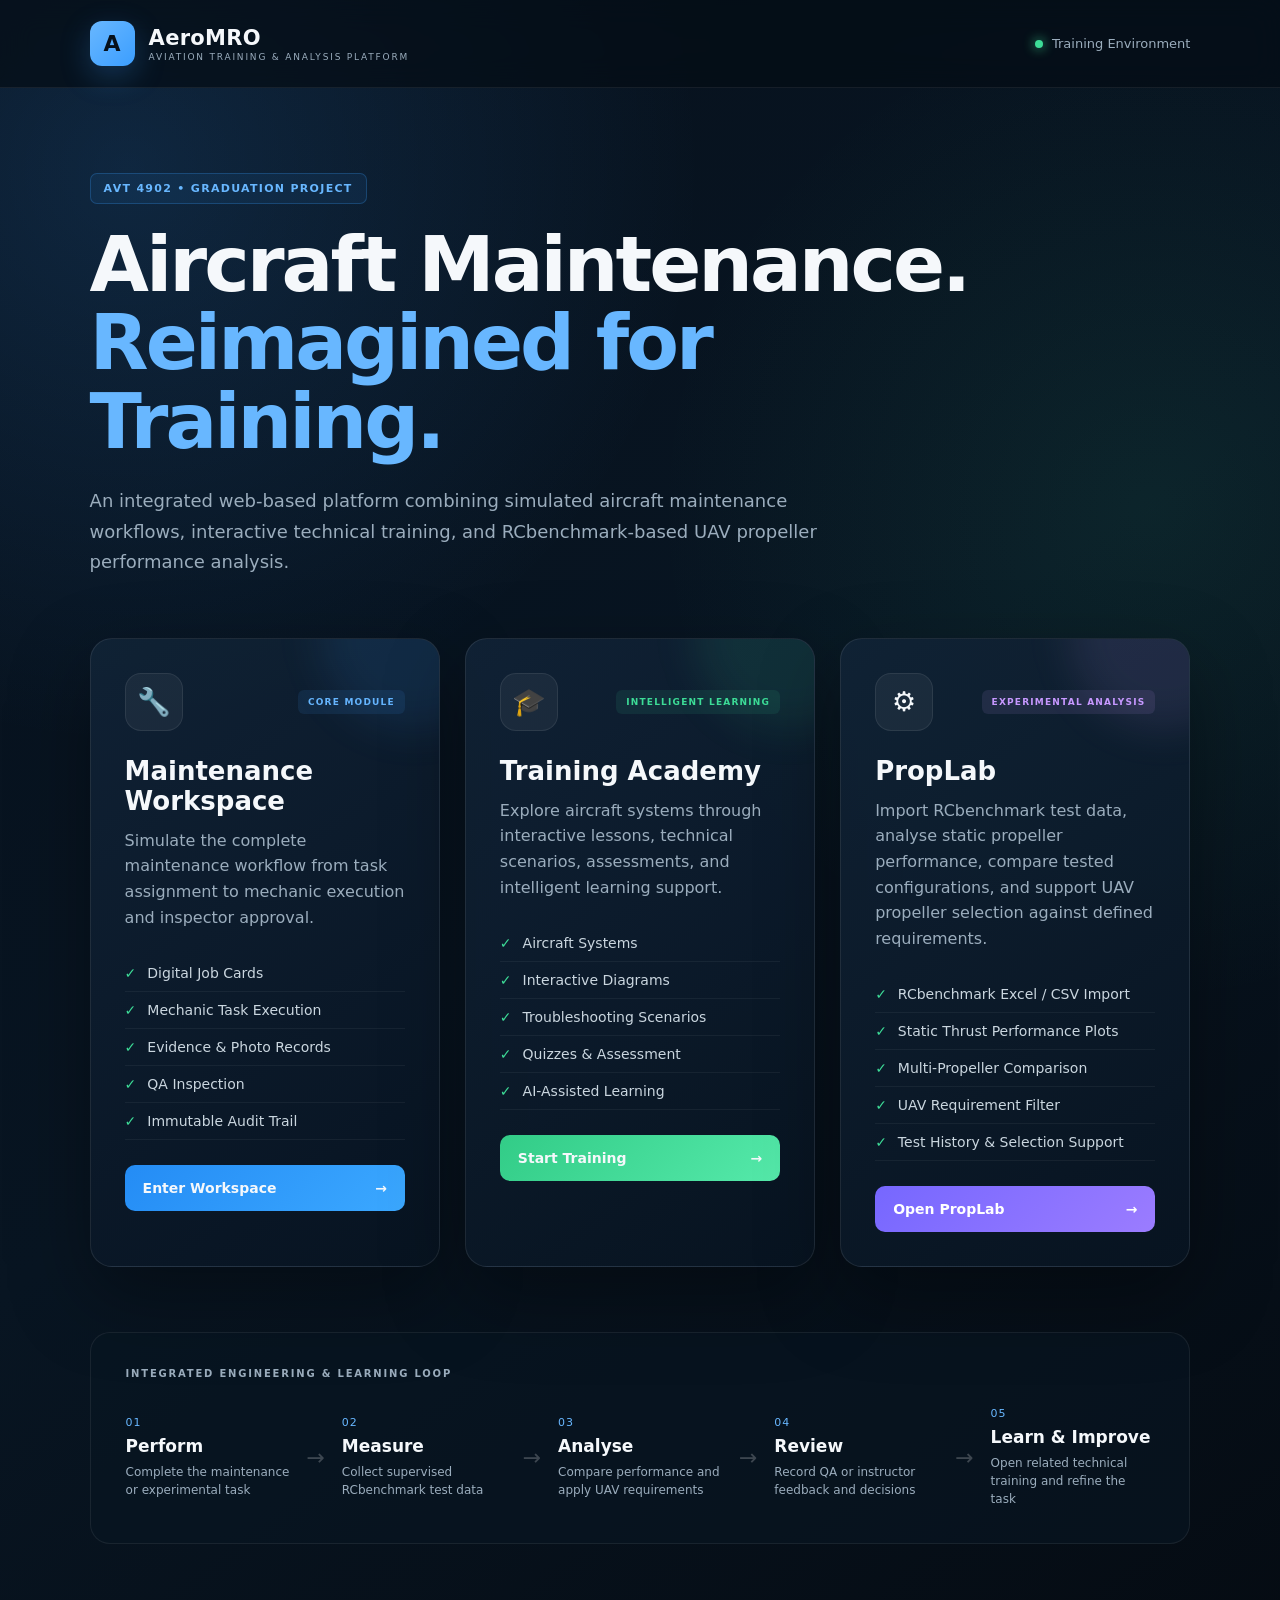
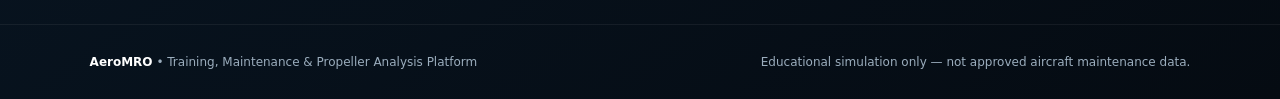
<file: dashboard.html>
<!DOCTYPE html>
<html lang="en">

<head>
    <meta charset="UTF-8">
    <meta name="viewport" content="width=device-width, initial-scale=1.0">

    <title>AeroMRO | Dashboard</title>

    <link rel="stylesheet" href="./style.css?v=20261006-1">
</head>

<body class="dashboard-page">

    <!-- ===============================
         TOP BAR
    ================================ -->
    <header class="dashboard-topbar">

        <a href="index.html" class="brand brand-link">

            <div class="brand-icon">A</div>

            <div>
                <h1>AeroMRO</h1>
                <span>AVIATION TRAINING & ANALYSIS PLATFORM</span>
            </div>

        </a>


        <div class="dashboard-user">

            <div class="dashboard-user-info">

                <strong id="topUserName">User</strong>

                <span id="topUserRole">Role</span>

            </div>

            <div class="user-avatar" id="userAvatar">
                U
            </div>

        </div>

    </header>


    <!-- ===============================
         LAYOUT
    ================================ -->
    <div class="dashboard-layout">


        <!-- ===========================
             SIDEBAR
        ============================ -->
        <aside class="dashboard-sidebar">

            <div class="sidebar-section-label">
                MAIN
            </div>

            <button class="sidebar-link active">
                <span>▦</span>
                Dashboard
            </button>


            <div
                id="maintenanceMenu"
                class="sidebar-menu-section"
            >

                <div class="sidebar-section-label">
                    MAINTENANCE
                </div>

                <button class="sidebar-link" onclick="window.location.href='jobs.html'">
                    <span>▤</span>
                    Job Cards
                </button>

                <button class="sidebar-link" onclick="window.location.href='jobs.html'">
                    <span>✓</span>
                    Inspections
                </button>

                <button class="sidebar-link" onclick="window.location.href='jobs.html'">
                    <span>◷</span>
                    Audit Trail
                </button>

            </div>


            <div
                id="trainingMenu"
                class="sidebar-menu-section"
            >

                <div class="sidebar-section-label">
                    TRAINING
                </div>

                <button class="sidebar-link">
                    <span>◉</span>
                    Aircraft Systems
                </button>

                <button class="sidebar-link">
                    <span>⚠</span>
                    Troubleshooting
                </button>

                <button class="sidebar-link">
                    <span>✦</span>
                    AI Tutor
                </button>

                <button class="sidebar-link">
                    <span>◎</span>
                    Assessments
                </button>

            </div>


            <div class="sidebar-menu-section" id="propLabMenu">

                <div class="sidebar-section-label">
                    PROPLAB
                </div>

                <button class="sidebar-link" onclick="window.location.href='proplab.html'">
                    <span>⚙</span>
                    Performance Analysis
                </button>

                <button class="sidebar-link" onclick="window.location.href='proplab.html#compareSection'">
                    <span>⇄</span>
                    Compare Propellers
                </button>

                <button class="sidebar-link" onclick="window.location.href='proplab.html#selectionSection'">
                    <span>✓</span>
                    UAV Selection
                </button>

            </div>


            <div class="sidebar-bottom">

                <button
                    class="sidebar-link logout-link"
                    onclick="logout()"
                >
                    <span>←</span>
                    Exit Platform
                </button>

            </div>

        </aside>



        <!-- ===========================
             MAIN CONTENT
        ============================ -->
        <main class="dashboard-main">


            <!-- WELCOME -->
            <section class="dashboard-welcome">

                <div>

                    <div
                        id="environmentBadge"
                        class="dashboard-badge"
                    >
                        AEROMRO
                    </div>

                    <h2>
                        Welcome,
                        <span id="welcomeName">User</span>
                    </h2>

                    <p id="welcomeDescription">
                        Your AeroMRO training environment is ready.
                    </p>

                </div>


                <div class="environment-status">

                    <span class="status-dot"></span>

                    <div>
                        <strong>System Online</strong>
                        <span>Training environment</span>
                    </div>

                </div>

            </section>



            <!-- =======================
                 STAT CARDS
            ======================== -->
            <section
                id="statsGrid"
                class="dashboard-stats"
            >
            </section>



            <!-- =======================
                 QUICK ACTIONS
            ======================== -->
            <div class="dashboard-section-title">

                <div>
                    <span>WORKSPACE</span>
                    <h3>Quick Actions</h3>
                </div>

            </div>


            <section
                id="actionGrid"
                class="dashboard-actions"
            >
            </section>


            <!-- =======================
                 PROPLAB ACCESS
            ======================== -->
            <div class="dashboard-section-title">
                <div>
                    <span>EXPERIMENTAL ANALYSIS</span>
                    <h3>PropLab</h3>
                </div>
            </div>

            <section class="dashboard-actions" style="grid-template-columns: 1fr;">
                <button class="dashboard-action-card" onclick="window.location.href='proplab.html'">
                    <div class="action-icon">⚙</div>
                    <div>
                        <h4>Open Propeller Performance Lab</h4>
                        <p>Import RCbenchmark data, analyse static thrust performance, compare saved propellers, and apply UAV requirements.</p>
                    </div>
                    <span class="action-arrow">→</span>
                </button>
            </section>



            <!-- =======================
                 ACTIVITY
            ======================== -->
            <section class="dashboard-bottom-grid">


                <article class="dashboard-panel">

                    <div class="panel-heading">

                        <div>
                            <span>ACTIVITY</span>
                            <h3>Recent Activity</h3>
                        </div>

                        <button class="small-panel-button" onclick="window.location.href='jobs.html'">
                            View All
                        </button>

                    </div>


                    <div
                        id="activityList"
                        class="activity-list"
                    >
                    </div>

                </article>



                <article class="dashboard-panel">

                    <div class="panel-heading">

                        <div>
                            <span>LEARNING</span>
                            <h3>Recommended Training</h3>
                        </div>

                    </div>


                    <div class="training-recommendation">

                        <div class="recommendation-icon">
                            💧
                        </div>

                        <div>

                            <span class="training-category">
                                ATA 29
                            </span>

                            <h4>
                                Aircraft Hydraulic Power
                            </h4>

                            <p>
                                Learn hydraulic system fundamentals,
                                components, pressure distribution
                                and troubleshooting concepts.
                            </p>

                            <div class="training-progress">

                                <div class="progress-line">
                                    <span style="width: 35%"></span>
                                </div>

                                <small>
                                    Module preparation: 35%
                                </small>

                            </div>

                            <button
                                class="training-open-button"
                                onclick="moduleComingSoon()"
                            >
                                Open Training Module →
                            </button>

                        </div>

                    </div>

                </article>


            </section>



            <!-- =======================
                 SIMULATION NOTICE
            ======================== -->
            <section class="dashboard-notice">

                <div>⚠</div>

                <div>

                    <strong>
                        Training & Simulation Environment
                    </strong>

                    <p>
                        AeroMRO is designed for education and simulation.
                        It does not replace approved aircraft maintenance
                        manuals, procedures, or authorized maintenance data.
                    </p>

                </div>

            </section>


        </main>

    </div>



    <!-- ===============================
         TEMP MODAL
    ================================ -->
    <div id="dashboardModal" class="modal">

        <div class="modal-box">

            <div class="modal-icon">
                ✈
            </div>

            <h3 id="dashboardModalTitle">
                Module
            </h3>

            <p id="dashboardModalText">
                This feature will be developed in the next AeroMRO build.
            </p>

            <button onclick="closeDashboardModal()">
                Close
            </button>

        </div>

    </div>



<script>

/* ==================================
   USER SESSION
================================== */

const userName =
    sessionStorage.getItem("aeromro_name");

const userRole =
    sessionStorage.getItem("aeromro_role");

const roleTitle =
    sessionStorage.getItem("aeromro_role_title");

const mode =
    sessionStorage.getItem("aeromro_mode");


/*
If user did not enter through login,
return them to home.
*/

if (!userName || !userRole) {

    window.location.href = "index.html";

}



/* ==================================
   USER INFORMATION
================================== */

document.getElementById(
    "topUserName"
).innerText = userName;


document.getElementById(
    "topUserRole"
).innerText = roleTitle;


document.getElementById(
    "welcomeName"
).innerText = userName;


document.getElementById(
    "userAvatar"
).innerText =
    userName.charAt(0).toUpperCase();



/* ==================================
   ROLE DATA
================================== */

const roleData = {


    admin: {

        badge:
            "ADMIN / PLANNER",

        description:
            "Manage simulated maintenance tasks, personnel assignments and workflow activity.",

        stats: [

            {
                label: "Active Job Cards",
                value: "08",
                icon: "▤"
            },

            {
                label: "Assigned Tasks",
                value: "05",
                icon: "⚙"
            },

            {
                label: "Pending Inspection",
                value: "03",
                icon: "◷"
            },

            {
                label: "Completion Rate",
                value: "76%",
                icon: "✓"
            }

        ],

        actions: [

            {
                icon: "＋",
                title: "Create Job Card",
                description:
                    "Create and assign a simulated maintenance task."
            },

            {
                icon: "👤",
                title: "Assign Personnel",
                description:
                    "Assign mechanics and inspectors to training tasks."
            },

            {
                icon: "▦",
                title: "Monitor Workflow",
                description:
                    "Track job progress across the maintenance workspace."
            }

        ]

    },



    mechanic: {

        badge:
            "MECHANIC / AME",

        description:
            "Review assigned maintenance tasks, record evidence and submit completed work for inspection.",

        stats: [

            {
                label: "Assigned Jobs",
                value: "04",
                icon: "▤"
            },

            {
                label: "In Progress",
                value: "02",
                icon: "⚙"
            },

            {
                label: "Awaiting QA",
                value: "01",
                icon: "◷"
            },

            {
                label: "Training Score",
                value: "86%",
                icon: "★"
            }

        ],

        actions: [

            {
                icon: "🔧",
                title: "Open Assigned Jobs",
                target: "jobs.html",
                description:
                    "Review maintenance tasks assigned to your profile."
            },

            {
                icon: "📷",
                title: "Submit Evidence",
                target: "jobs.html",
                description:
                    "Record training evidence and task completion information."
            },

            {
                icon: "🎓",
                title: "Technical Training",
                description:
                    "Open training related to aircraft systems and maintenance."
            }

        ]

    },



    inspector: {

        badge:
            "INSPECTOR / QA",

        description:
            "Review completed simulated work, identify discrepancies and approve or return job cards.",

        stats: [

            {
                label: "Pending Reviews",
                value: "03",
                icon: "🔍"
            },

            {
                label: "Approved Today",
                value: "07",
                icon: "✓"
            },

            {
                label: "Returned",
                value: "02",
                icon: "↩"
            },

            {
                label: "Inspection Rate",
                value: "91%",
                icon: "◎"
            }

        ],

        actions: [

            {
                icon: "🔍",
                title: "Inspection Queue",
                target: "jobs.html",
                description:
                    "Review job cards submitted by mechanics."
            },

            {
                icon: "⚠",
                title: "Record Discrepancy",
                target: "jobs.html",
                description:
                    "Record simulated inspection findings and comments."
            },

            {
                icon: "✓",
                title: "Review Sign-Off",
                target: "jobs.html",
                description:
                    "Approve compliant simulated maintenance work."
            }

        ]

    },



    student: {

        badge:
            "TRAINING ACADEMY",

        description:
            "Develop aircraft system knowledge through interactive learning, troubleshooting and assessment.",

        stats: [

            {
                label: "Modules",
                value: "04",
                icon: "◉"
            },

            {
                label: "Completed",
                value: "01",
                icon: "✓"
            },

            {
                label: "Average Score",
                value: "84%",
                icon: "★"
            },

            {
                label: "Scenarios",
                value: "06",
                icon: "⚠"
            }

        ],

        actions: [

            {
                icon: "💧",
                title: "Aircraft Systems",
                description:
                    "Explore interactive aviation system learning modules."
            },

            {
                icon: "⚠",
                title: "Troubleshooting",
                description:
                    "Practice technical fault and maintenance scenarios."
            },

            {
                icon: "✦",
                title: "AI Tutor",
                description:
                    "Ask technical questions and receive educational guidance."
            }

        ]

    }

};



/* ==================================
   LOAD ROLE
================================== */

const currentRole =
    roleData[userRole];


document.getElementById(
    "environmentBadge"
).innerText =
    currentRole.badge;


document.getElementById(
    "welcomeDescription"
).innerText =
    currentRole.description;



/* ==================================
   MENU VISIBILITY
================================== */

if (mode === "training") {

    document.getElementById(
        "maintenanceMenu"
    ).style.display =
        "none";

}

else {

    document.getElementById(
        "trainingMenu"
    ).style.display =
        "block";

}



/* ==================================
   RENDER STATS
================================== */

const statsGrid =
    document.getElementById("statsGrid");


currentRole.stats.forEach(stat => {

    const item =
        document.createElement("article");


    item.className =
        "dashboard-stat-card";


    item.innerHTML = `

        <div class="stat-top">

            <span class="stat-label">
                ${stat.label}
            </span>

            <div class="stat-icon">
                ${stat.icon}
            </div>

        </div>

        <strong class="stat-value">
            ${stat.value}
        </strong>

        <span class="stat-subtext">
            Demo training data
        </span>

    `;


    statsGrid.appendChild(item);

});



/* ==================================
   RENDER ACTIONS
================================== */

const actionGrid =
    document.getElementById("actionGrid");


currentRole.actions.forEach(action => {

    const item =
        document.createElement("button");


    item.className =
        "dashboard-action-card";


    item.innerHTML = `

        <div class="action-icon">
            ${action.icon}
        </div>

        <div>

            <h4>
                ${action.title}
            </h4>

            <p>
                ${action.description}
            </p>

        </div>

        <span class="action-arrow">
            →
        </span>

    `;


    item.onclick = () => {
        if (action.target) {
            window.location.href = action.target;
        } else {
            showDashboardModal(action.title);
        }
    };


    actionGrid.appendChild(item);

});



/* ==================================
   ACTIVITY
================================== */

const activities = [

    {
        icon: "✓",
        title: "Training environment initialized",
        time: "Just now",
        type: "success"
    },

    {
        icon: "▤",
        title: "Demo job card JC-001 available",
        time: "Today",
        type: "normal"
    },

    {
        icon: "🎓",
        title: "ATA 29 Hydraulic training prepared",
        time: "Today",
        type: "training"
    },

    {
        icon: "⚙",
        title: "PropLab PT-001 analysis available",
        time: "Today",
        type: "normal"
    }

];


const activityList =
    document.getElementById(
        "activityList"
    );


activities.forEach(activity => {

    const row =
        document.createElement("div");


    row.className =
        "activity-row";


    row.innerHTML = `

        <div class="activity-icon ${activity.type}">
            ${activity.icon}
        </div>

        <div class="activity-content">

            <strong>
                ${activity.title}
            </strong>

            <span>
                ${activity.time}
            </span>

        </div>

    `;


    activityList.appendChild(row);

});



/* ==================================
   TEMP MODAL
================================== */

function showDashboardModal(title) {

    document.getElementById(
        "dashboardModalTitle"
    ).innerText =
        title;


    document.getElementById(
        "dashboardModal"
    ).classList.add("active");

}


function closeDashboardModal() {

    document.getElementById(
        "dashboardModal"
    ).classList.remove("active");

}


function moduleComingSoon() {

    showDashboardModal(
        "Aircraft Hydraulic Power — ATA 29"
    );

}



/* ==================================
   LOGOUT
================================== */

function logout() {

    sessionStorage.clear();

    window.location.href =
        "index.html";

}

</script>


</body>
</html>
</file>
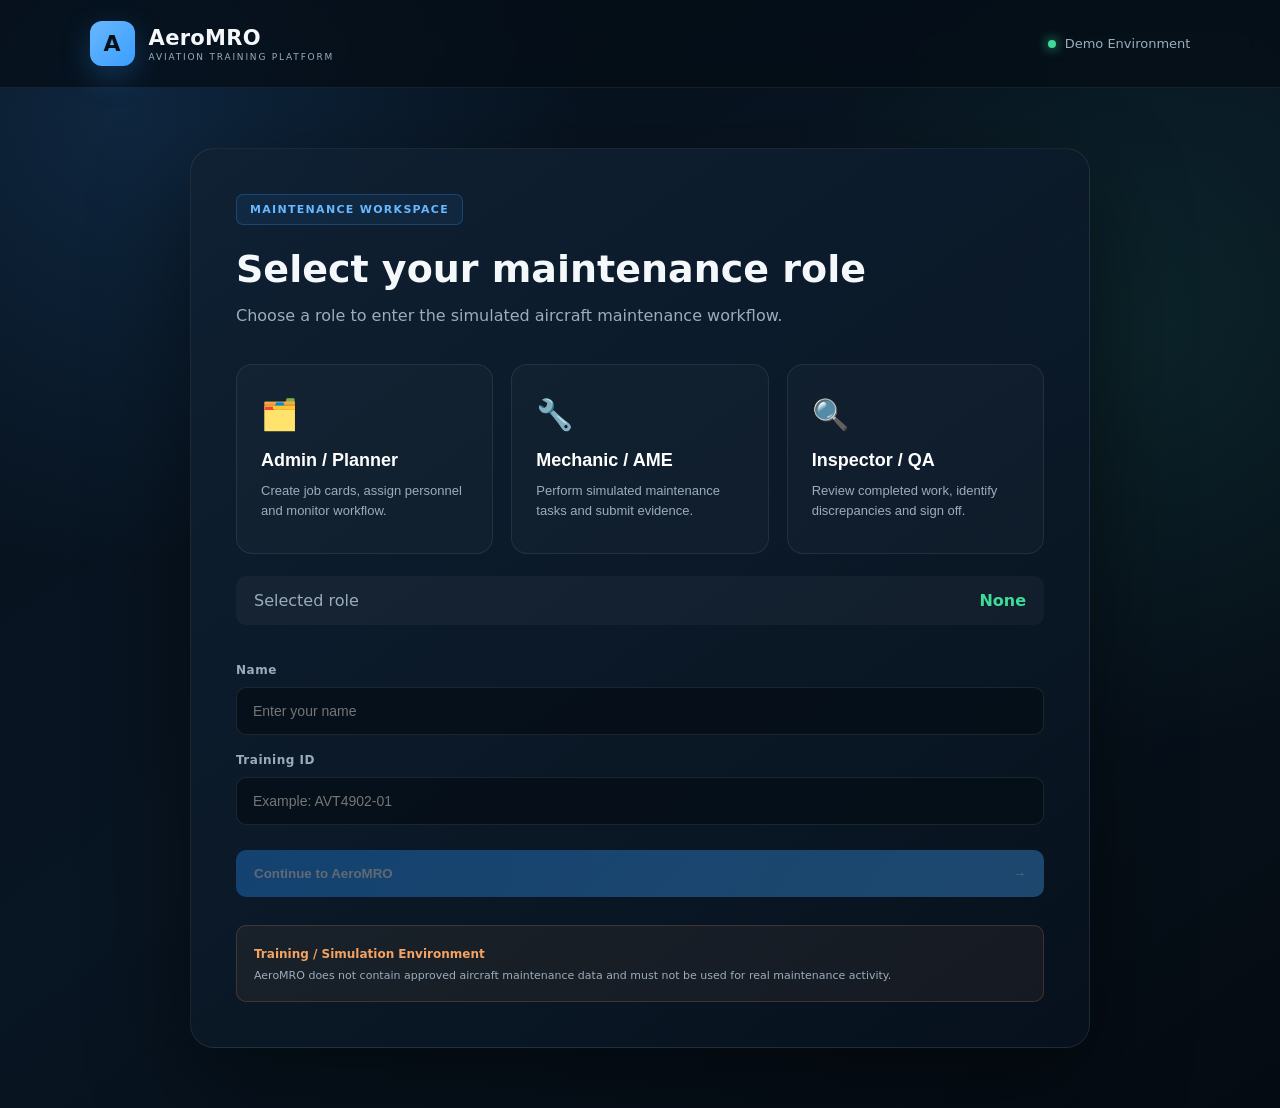
<file: job-card-002.html>
<!DOCTYPE html>
<html lang="en">
<head>
  <meta charset="UTF-8">
  <meta name="viewport" content="width=device-width, initial-scale=1.0">
  <title>AeroMRO | JC-002 Propeller Static Thrust Test</title>
  <link rel="stylesheet" href="./style.css?v=20261006-4">
  <style>
    body.job-page{min-height:100vh;background:#07111d}
    .job-shell{max-width:1450px;margin:0 auto;padding:34px 4% 60px}
    .job-topline{display:flex;justify-content:space-between;align-items:center;gap:20px;margin-bottom:24px}
    .back-button,.ghost-button{display:inline-flex;align-items:center;gap:8px;border:1px solid rgba(255,255,255,.09);background:rgba(255,255,255,.035);color:#9badbd;border-radius:10px;padding:10px 13px;text-decoration:none;cursor:pointer;font:inherit}
    .back-button:hover,.ghost-button:hover{color:#fff;border-color:rgba(59,158,255,.35)}
    .role-pill{padding:8px 12px;border:1px solid rgba(132,99,255,.28);background:rgba(132,99,255,.09);color:#b99bff;border-radius:8px;font-size:10px;font-weight:800;letter-spacing:1px}
    .job-hero{display:flex;justify-content:space-between;align-items:flex-start;gap:28px;padding:28px;border:1px solid rgba(255,255,255,.075);border-radius:20px;background:linear-gradient(145deg,rgba(16,33,51,.92),rgba(8,20,33,.92))}
    .job-id{display:inline-block;color:#b99bff;font-size:11px;font-weight:800;letter-spacing:1.2px;margin-bottom:10px}
    .job-hero h1{font-size:clamp(28px,4vw,44px);line-height:1.1}
    .job-hero p{max-width:860px;color:#9badbd;margin-top:12px;line-height:1.65}
    .status-badge{white-space:nowrap;padding:10px 13px;border-radius:10px;font-size:10px;font-weight:800;letter-spacing:.8px;border:1px solid rgba(255,255,255,.09)}
    .status-assigned{color:#68b7ff;background:rgba(59,158,255,.09)}
    .status-progress{color:#ffd166;background:rgba(255,209,102,.08)}
    .status-qa{color:#c798ff;background:rgba(199,152,255,.08)}
    .status-returned{color:#f4a261;background:rgba(244,162,97,.08)}
    .status-closed{color:#3ddc97;background:rgba(61,220,151,.08)}
    .meta-grid{display:grid;grid-template-columns:repeat(4,1fr);gap:12px;margin-top:20px}
    .meta-item{padding:15px;border:1px solid rgba(255,255,255,.055);border-radius:12px;background:rgba(255,255,255,.025)}
    .meta-item span{display:block;color:#6f879b;font-size:9px;text-transform:uppercase;letter-spacing:.9px}
    .meta-item strong{display:block;margin-top:7px;font-size:12px;line-height:1.45}
    .sim-banner{display:flex;gap:12px;align-items:flex-start;margin-top:16px;padding:14px 16px;border:1px solid rgba(244,162,97,.18);border-radius:10px;background:rgba(244,162,97,.05)}
    .sim-banner strong{color:#f4a261;font-size:10px}.sim-banner p{margin-top:3px;color:#8197aa;font-size:9px;line-height:1.5}
    .job-grid{display:grid;grid-template-columns:minmax(0,1.45fr) minmax(340px,.75fr);gap:20px;margin-top:20px}
    .job-card-panel{border:1px solid rgba(255,255,255,.07);border-radius:16px;background:rgba(10,25,40,.78);overflow:hidden}
    .panel-header{display:flex;align-items:center;justify-content:space-between;gap:20px;padding:20px 22px;border-bottom:1px solid rgba(255,255,255,.06)}
    .panel-header span{display:block;color:#70899d;font-size:9px;font-weight:800;letter-spacing:1.4px;margin-bottom:4px}
    .panel-header h2,.panel-header h3{font-size:18px}.panel-body{padding:22px}
    .step-list{display:grid;gap:10px}
    .task-step{display:grid;grid-template-columns:34px 1fr auto;gap:13px;align-items:center;padding:15px;border:1px solid rgba(255,255,255,.06);border-radius:12px;background:rgba(255,255,255,.02)}
    .task-step.completed{border-color:rgba(61,220,151,.18);background:rgba(61,220,151,.035)}
    .task-step input{width:18px;height:18px;accent-color:#3ddc97;cursor:pointer}
    .task-step strong{font-size:12px}.task-step p{margin-top:4px;color:#7890a4;font-size:10px;line-height:1.5}.step-number{color:#b99bff;font-size:10px;font-weight:800}
    .data-grid{display:grid;grid-template-columns:repeat(2,1fr);gap:12px;margin-top:18px}
    .field-group{margin-top:18px}.data-grid .field-group{margin-top:0}.field-group label{display:block;margin-bottom:8px;color:#9badbd;font-size:10px;font-weight:700}
    .field-group input,.field-group select,.field-group textarea{width:100%;border:1px solid rgba(255,255,255,.08);background:rgba(4,13,22,.8);color:#fff;border-radius:10px;padding:12px 13px;outline:none;font:inherit;font-size:11px;line-height:1.45}
    .field-group textarea{min-height:110px;resize:vertical}.field-group select{cursor:pointer}.field-group option{background:#091725;color:#fff}
    .prop-link-box{margin-top:18px;padding:18px;border:1px solid rgba(132,99,255,.19);border-radius:13px;background:rgba(132,99,255,.045)}
    .prop-link-head{display:flex;justify-content:space-between;gap:14px;align-items:center}.prop-link-head strong{font-size:12px}.prop-link-head span{color:#b99bff;font-size:9px;font-weight:800;letter-spacing:.8px}
    .prop-link-box p{margin-top:6px;color:#7f95a8;font-size:9px;line-height:1.55}
    .linked-test{display:none;margin-top:14px;padding:14px;border:1px solid rgba(61,220,151,.13);border-radius:10px;background:rgba(61,220,151,.035)}.linked-test.active{display:block}
    .linked-test strong{display:block;color:#fff;font-size:12px}.linked-test span{display:block;margin-top:5px;color:#8198aa;font-size:9px;line-height:1.55}
    .upload-box{margin-top:18px;padding:20px;text-align:center;border:1px dashed rgba(104,183,255,.28);background:rgba(59,158,255,.035);border-radius:12px}
    .upload-box input{display:block;margin:12px auto 0;max-width:100%;color:#9badbd;font-size:10px}.upload-box strong{font-size:12px}.upload-box p{margin-top:5px;color:#71889b;font-size:9px}
    .evidence-preview{display:none;margin-top:15px;border-radius:12px;overflow:hidden;border:1px solid rgba(255,255,255,.07)}.evidence-preview.active{display:block}
    .evidence-preview img{display:block;width:100%;max-height:300px;object-fit:cover;background:#04101a}.evidence-caption{padding:10px 12px;color:#8da2b4;font-size:9px;background:rgba(255,255,255,.025)}
    .action-row{display:flex;flex-wrap:wrap;gap:10px;margin-top:20px}
    .job-primary,.job-secondary,.job-danger,.job-success,.job-purple{border:none;border-radius:10px;padding:13px 16px;font:inherit;font-size:11px;font-weight:800;cursor:pointer;text-decoration:none;display:inline-flex;align-items:center;justify-content:center;gap:7px}
    .job-primary{color:#fff;background:linear-gradient(135deg,#258ff7,#48aaff)}.job-secondary{color:#b8cad8;background:rgba(255,255,255,.055);border:1px solid rgba(255,255,255,.07)}
    .job-purple{color:#fff;background:linear-gradient(135deg,#7357f0,#9d75ff)}.job-danger{color:#1a0c04;background:#f4a261}.job-success{color:#04130c;background:#3ddc97}
    .job-primary:disabled,.job-secondary:disabled,.job-danger:disabled,.job-success:disabled,.job-purple:disabled{cursor:not-allowed;opacity:.35}
    .side-stack{display:grid;gap:20px;align-content:start}.progress-summary{display:grid;grid-template-columns:1fr auto;align-items:end;gap:14px}
    .progress-summary strong{font-size:34px}.progress-summary span{color:#7d93a6;font-size:10px}.job-progress{height:7px;margin-top:12px;border-radius:10px;overflow:hidden;background:rgba(255,255,255,.06)}
    .job-progress span{display:block;height:100%;width:0;background:linear-gradient(90deg,#3b9eff,#8463ff,#3ddc97);transition:width .25s ease}
    .summary-list{display:grid;gap:12px;margin-top:18px}.summary-row{display:flex;justify-content:space-between;gap:15px;padding-bottom:10px;border-bottom:1px solid rgba(255,255,255,.05);color:#8399ab;font-size:10px}.summary-row strong{color:#fff;text-align:right}
    .training-link-card{padding:18px;border:1px solid rgba(132,99,255,.15);border-radius:13px;background:rgba(132,99,255,.04)}
    .training-link-card .training-icon{font-size:26px}.training-link-card h4{margin-top:10px;font-size:14px}.training-link-card p{margin-top:7px;color:#8197a9;font-size:10px;line-height:1.55}
    .training-link-card button{margin-top:14px;border:none;background:transparent;color:#b99bff;font:inherit;font-size:10px;font-weight:800;cursor:pointer}
    .qa-box{display:none}.qa-box.active{display:block}.qa-note{margin-bottom:15px;color:#8fa4b6;font-size:10px;line-height:1.55}
    .audit-list{display:grid}.audit-item{display:grid;grid-template-columns:34px 1fr;gap:12px;padding:13px 0;border-bottom:1px solid rgba(255,255,255,.05)}
    .audit-icon{width:34px;height:34px;display:flex;align-items:center;justify-content:center;border-radius:9px;background:rgba(132,99,255,.08);color:#b99bff;font-size:12px}
    .audit-item strong{display:block;font-size:10px}.audit-item span{display:block;margin-top:4px;color:#6f879a;font-size:8px;line-height:1.4}
    .blocked-access{max-width:700px;margin:80px auto;padding:35px;text-align:center;border:1px solid rgba(244,162,97,.16);border-radius:18px;background:rgba(244,162,97,.04)}
    .blocked-access p{color:#9badbd;margin-top:10px;line-height:1.6}
    @media(max-width:1000px){.job-grid{grid-template-columns:1fr}.meta-grid{grid-template-columns:repeat(2,1fr)}}
    @media(max-width:650px){.job-shell{padding:20px 16px 45px}.job-hero{flex-direction:column}.meta-grid,.data-grid{grid-template-columns:1fr}.task-step{grid-template-columns:28px 1fr}.step-number{display:none}}
  </style>
</head>
<body class="job-page">

<header class="dashboard-topbar">
  <a href="index.html" class="brand brand-link">
    <div class="brand-icon">A</div>
    <div><h1>AeroMRO</h1><span>AVIATION TRAINING & ANALYSIS PLATFORM</span></div>
  </a>
  <div class="dashboard-user">
    <div class="dashboard-user-info"><strong id="headerUser">User</strong><span id="headerRole">Role</span></div>
    <div class="user-avatar" id="headerAvatar">U</div>
  </div>
</header>

<main class="job-shell" id="jobApp">
  <div class="job-topline">
    <a class="back-button" href="dashboard.html">← Back to Dashboard</a>
    <div class="role-pill" id="rolePill">ROLE</div>
  </div>

  <section class="job-hero">
    <div>
      <span class="job-id">JC-002 • EXPERIMENTAL TRAINING JOB CARD</span>
      <div style="margin-top:8px;color:#9badbd;font-size:10px;">Training ID: <strong id="trainingIdLabel">—</strong></div>
      <h1>Propeller Static Thrust Performance Test</h1>
      <p>Supervised workflow for identifying a propeller configuration, performing an RCbenchmark static test, analysing the exported measurements in AeroMRO PropLab, and submitting the linked result for review.</p>

      <div class="meta-grid">
        <div class="meta-item"><span>System</span><strong>UAV Propulsion / Propeller Performance</strong></div>
        <div class="meta-item"><span>Test Type</span><strong>Static Thrust Performance</strong></div>
        <div class="meta-item"><span>Training Asset</span><strong>RCbenchmark Test Stand</strong></div>
        <div class="meta-item"><span>Assigned To</span><strong id="assignedTo">Mechanic / AME</strong></div>
      </div>

      <div class="sim-banner">
        <div>⚠</div>
        <div><strong>SUPERVISED LAB TEST ONLY</strong><p>AeroMRO does not control the motor or replace RCbenchmark safety functions. Physical testing must remain inside the approved laboratory setup, guards, supervision, and equipment limits. Results apply only to the documented static test configuration.</p></div>
      </div>
    </div>

    <div id="statusBadge" class="status-badge status-assigned">ASSIGNED</div>
  </section>

  <section class="job-grid">
    <div class="job-card-panel">
      <div class="panel-header">
        <div><span>TASK EXECUTION</span><h2>Static Thrust Test Checklist</h2></div>
        <a class="job-purple" href="proplab.html">⚙ Open PropLab</a>
      </div>

      <div class="panel-body">
        <div class="step-list" id="stepList">
          <label class="task-step" data-step="0"><input type="checkbox" class="step-check"><div><strong>Confirm supervision and safe test area</strong><p>Verify instructor/lab supervision, guards, clear test area, and approved operating limits before any physical run.</p></div><span class="step-number">01</span></label>
          <label class="task-step" data-step="1"><input type="checkbox" class="step-check"><div><strong>Identify the propeller</strong><p>Record the propeller label, diameter and pitch so the result remains traceable to the tested configuration.</p></div><span class="step-number">02</span></label>
          <label class="task-step" data-step="2"><input type="checkbox" class="step-check"><div><strong>Record the test configuration</strong><p>Record the motor/setup and battery/supply information when available. Keep comparison hardware consistent where practical.</p></div><span class="step-number">03</span></label>
          <label class="task-step" data-step="3"><input type="checkbox" class="step-check"><div><strong>Confirm RCbenchmark connection and pre-test condition</strong><p>Use the RCbenchmark environment for measurement and motor control. Confirm the test is ready before the run.</p></div><span class="step-number">04</span></label>
          <label class="task-step" data-step="4"><input type="checkbox" class="step-check"><div><strong>Perform the supervised static thrust test</strong><p>Collect the required operating points using the approved laboratory procedure. AeroMRO does not control the stand.</p></div><span class="step-number">05</span></label>
          <label class="task-step" data-step="5"><input type="checkbox" class="step-check"><div><strong>Export the RCbenchmark data</strong><p>Save the measured test data as the available Excel/CSV source file and retain the original file unchanged.</p></div><span class="step-number">06</span></label>
          <label class="task-step" data-step="6"><input type="checkbox" class="step-check"><div><strong>Import the source file into PropLab</strong><p>Open AeroMRO PropLab, import the RCbenchmark file, and verify the detected RPM, thrust, voltage, current and power mappings.</p></div><span class="step-number">07</span></label>
          <label class="task-step" data-step="7"><input type="checkbox" class="step-check"><div><strong>Review the performance analysis</strong><p>Inspect the thrust-RPM, thrust-power, current-RPM and power-RPM results and confirm the data are suitable for the test record.</p></div><span class="step-number">08</span></label>
          <label class="task-step" data-step="8"><input type="checkbox" class="step-check"><div><strong>Save and link the PropLab test record</strong><p>Save the analysis as PT-xxx in PropLab, then select that saved test below to link it to JC-002.</p></div><span class="step-number">09</span></label>
          <label class="task-step" data-step="9"><input type="checkbox" class="step-check"><div><strong>Complete notes and evidence for review</strong><p>Record observations, attach one supporting image, and prepare the job card for QA/instructor review.</p></div><span class="step-number">10</span></label>
        </div>

        <div class="data-grid">
          <div class="field-group"><label for="propellerId">Propeller ID / Label *</label><input id="propellerId" placeholder="e.g. 12145"></div>
          <div class="field-group"><label for="testId">Linked PropLab Test</label><input id="testId" placeholder="Select below" readonly></div>
          <div class="field-group"><label for="diameter">Diameter (in) *</label><input id="diameter" type="number" step="0.01" min="0" placeholder="e.g. 12"></div>
          <div class="field-group"><label for="pitch">Pitch (in) *</label><input id="pitch" type="number" step="0.01" min="0" placeholder="e.g. 14.5"></div>
          <div class="field-group"><label for="motorSetup">Motor / Setup</label><input id="motorSetup" placeholder="Record when known"></div>
          <div class="field-group"><label for="batterySupply">Battery / Supply</label><input id="batterySupply" placeholder="Record test configuration"></div>
        </div>

        <div class="prop-link-box">
          <div class="prop-link-head"><strong>⚙ Link Saved PropLab Test</strong><span>REQUIRED BEFORE QA SUBMISSION</span></div>
          <p>PropLab records saved in this browser appear below. Select the PT record created from this physical test. The link is local to this prototype browser.</p>
          <div class="field-group" style="margin-top:12px;">
            <label for="propTestSelect">Saved PropLab tests</label>
            <select id="propTestSelect"><option value="">No saved PropLab test selected</option></select>
          </div>
          <div id="linkedTestSummary" class="linked-test"></div>
          <div class="action-row">
            <a class="job-purple" href="proplab.html">Open PropLab →</a>
            <button class="job-secondary" type="button" onclick="refreshPropLabTests()">Refresh Saved Tests</button>
          </div>
        </div>

        <div class="field-group">
          <label for="mechanicNotes">Mechanic / Test Notes</label>
          <textarea id="mechanicNotes" placeholder="Record observations, unusual behaviour, file name, operating conditions, or comments..."></textarea>
        </div>

        <div class="upload-box">
          <strong>📷 Supporting Test Evidence</strong>
          <p>Upload one image of the propeller/test setup or completed supervised test record. The compressed image is stored only in this browser for the prototype.</p>
          <input id="evidenceInput" type="file" accept="image/*">
        </div>

        <div id="evidencePreview" class="evidence-preview"><img id="evidenceImage" alt="Test evidence preview"><div class="evidence-caption" id="evidenceCaption"></div></div>

        <div class="action-row" id="mechanicActions">
          <button class="job-secondary" type="button" onclick="saveProgress()">Save Progress</button>
          <button class="job-primary" id="submitButton" type="button" onclick="submitForQA()">Submit for QA →</button>
        </div>
      </div>
    </div>

    <aside class="side-stack">
      <section class="job-card-panel">
        <div class="panel-header"><div><span>PROGRESS</span><h3>Job Summary</h3></div></div>
        <div class="panel-body">
          <div class="progress-summary"><div><strong id="progressPercent">0%</strong><span>Checklist completion</span></div><span id="progressCount">0 / 10 steps</span></div>
          <div class="job-progress"><span id="progressBar"></span></div>
          <div class="summary-list">
            <div class="summary-row"><span>Current status</span><strong id="summaryStatus">Assigned</strong></div>
            <div class="summary-row"><span>Mechanic</span><strong id="summaryMechanic">Not submitted</strong></div>
            <div class="summary-row"><span>Propeller</span><strong id="summaryPropeller">Not recorded</strong></div>
            <div class="summary-row"><span>PropLab test</span><strong id="summaryPropLab">Not linked</strong></div>
            <div class="summary-row"><span>Evidence</span><strong id="summaryEvidence">Not added</strong></div>
            <div class="summary-row"><span>QA decision</span><strong id="summaryQA">Pending</strong></div>
          </div>
        </div>
      </section>

      <section class="job-card-panel qa-box" id="qaPanel">
        <div class="panel-header"><div><span>INSPECTION / QA</span><h3>Review & Sign-Off</h3></div></div>
        <div class="panel-body">
          <p class="qa-note" id="qaStatusText">Review the completed checklist, configuration, linked PropLab test, notes and evidence before making a decision.</p>
          <div class="field-group"><label for="qaRemarks">Inspector Remarks</label><textarea id="qaRemarks" placeholder="Enter review comments, discrepancies, or acceptance remarks..."></textarea></div>
          <div class="action-row"><button class="job-danger" id="returnButton" type="button" onclick="returnToMechanic()">Return to Mechanic</button><button class="job-success" id="approveButton" type="button" onclick="approveJob()">Approve & Close</button></div>
        </div>
      </section>

      <section class="training-link-card">
        <div class="training-icon">⚙</div>
        <h4>Related Propeller Training</h4>
        <p>Review static thrust, RPM, propeller diameter and pitch, electrical power, torque, and the difference between static thrust-per-watt and flight propulsive efficiency.</p>
        <button type="button" onclick="openTrainingInfo()">View Training Connection →</button>
      </section>

      <section class="job-card-panel">
        <div class="panel-header"><div><span>AUDIT TRAIL</span><h3>Job History</h3></div></div>
        <div class="panel-body"><div class="audit-list" id="auditList"></div><div class="action-row" id="adminControls" style="display:none;"><button class="job-danger" type="button" onclick="resetDemo()">Reset JC-002</button></div></div>
      </section>
    </aside>
  </section>
</main>

<div id="trainingModal" class="modal">
  <div class="modal-box">
    <div class="modal-icon">⚙</div>
    <h3>Propeller Performance Training</h3>
    <p>JC-002 connects the physical RCbenchmark test to PropLab analysis. The related Training Academy module will cover static thrust, RPM, diameter, pitch, electrical and shaft power, torque, coefficients, and interpretation limits.</p>
    <button onclick="closeTrainingInfo()">Close</button>
  </div>
</div>

<script>
const LEGACY_STORAGE_KEY = "aeromro_jc002";
const PROPLAB_STORAGE_KEY = "aeromro_proplab_tests";

const userName = sessionStorage.getItem("aeromro_name");
const userRole = sessionStorage.getItem("aeromro_role");
const roleTitle = sessionStorage.getItem("aeromro_role_title");
const mode = sessionStorage.getItem("aeromro_mode");

const currentTrainingId = (sessionStorage.getItem("aeromro_id") || "UNASSIGNED").trim().toUpperCase();
const targetParam = new URLSearchParams(window.location.search).get("trainingId");
const targetTrainingId = (targetParam && ["admin","inspector"].includes(userRole))
  ? targetParam.trim().toUpperCase()
  : currentTrainingId;
function idToken(id){ return String(id || "UNASSIGNED").trim().toUpperCase().replace(/[^A-Z0-9_-]+/g,"_"); }
function scopedKey(jobId, id){ return `aeromro_${jobId.toLowerCase()}_${idToken(id)}`; }
function registerCurrentIdentity(){
  try {
    const registry = JSON.parse(localStorage.getItem("aeromro_training_registry") || "[]");
    const record = {id: currentTrainingId, name: userName || "User", role: userRole || "", roleTitle: roleTitle || "", lastSeen: new Date().toISOString()};
    const existing = registry.find(item => item.id === currentTrainingId);
    if (existing) Object.assign(existing, record); else registry.push(record);
    localStorage.setItem("aeromro_training_registry", JSON.stringify(registry));
  } catch {}
}
registerCurrentIdentity();

const STORAGE_KEY = scopedKey("jc002", targetTrainingId);

if (!userName || !userRole) window.location.href = "login.html?mode=maintenance";

if (mode === "training" || userRole === "student") {
  document.getElementById("jobApp").innerHTML = `<div class="blocked-access"><h2>Maintenance Workspace Only</h2><p>JC-002 is available to Admin / Planner, Mechanic / AME, and Inspector / QA roles.</p><div class="action-row" style="justify-content:center;"><button class="job-primary" onclick="window.location.href='dashboard.html'">Return to Dashboard</button></div></div>`;
}

document.getElementById("headerUser").innerText = userName || "User";
document.getElementById("headerRole").innerText = roleTitle || "Role";
document.getElementById("headerAvatar").innerText = (userName || "U").charAt(0).toUpperCase();
if (document.getElementById("rolePill")) document.getElementById("rolePill").innerText = (roleTitle || "ROLE").toUpperCase();

function defaultJob() {
  return {
    id:"JC-002", trainingId:targetTrainingId, traineeName:targetTrainingId === currentTrainingId ? userName : "", status:"Assigned", steps:Array(10).fill(false),
    propellerId:"", diameter:"", pitch:"", motorSetup:"", batterySupply:"", linkedTestId:"",
    mechanicNotes:"", evidenceName:"", evidenceData:"", mechanicName:"", submittedAt:"",
    qaDecision:"", qaRemarks:"", qaName:"", qaAt:"",
    audit:[{icon:"⚙",title:"JC-002 created in the AeroMRO training environment",meta:"Initial demo state"}]
  };
}

function loadJob(){try{const saved=localStorage.getItem(STORAGE_KEY);if(saved)return{...defaultJob(),...JSON.parse(saved)};if(targetTrainingId===currentTrainingId){const legacy=localStorage.getItem(LEGACY_STORAGE_KEY);if(legacy){const migrated={...defaultJob(),...JSON.parse(legacy),trainingId:targetTrainingId};localStorage.setItem(STORAGE_KEY,JSON.stringify(migrated));return migrated;}}return defaultJob();}catch{return defaultJob();}}
function storeJob(){try{localStorage.setItem(STORAGE_KEY,JSON.stringify(job));}catch{alert("The browser could not save JC-002. If evidence is large, use a smaller image and try again.");}}
function nowText(){return new Date().toLocaleString();}
function addAudit(icon,title,meta){job.audit.unshift({icon,title,meta:`${meta} • ${nowText()}`});}
function getPropLabTests(){try{return JSON.parse(localStorage.getItem(PROPLAB_STORAGE_KEY)||"[]");}catch{return [];}}
function analysisRows(test){return (test?.rows||[]).filter(r=>!r.analysisExcluded);}
function num(v){const n=Number(v);return Number.isFinite(n)?n:null;}
function fmt(v,d=2){return Number.isFinite(v)?Number(v).toFixed(d):"—";}
function escapeHtml(value){return String(value||"").replaceAll("&","&amp;").replaceAll("<","&lt;").replaceAll(">","&gt;").replaceAll('"',"&quot;").replaceAll("'","&#039;");}

let job=loadJob();
const stepChecks=[...document.querySelectorAll(".step-check")];
const mechanicNotes=document.getElementById("mechanicNotes");
const evidenceInput=document.getElementById("evidenceInput");
const propellerId=document.getElementById("propellerId");
const diameter=document.getElementById("diameter");
const pitch=document.getElementById("pitch");
const motorSetup=document.getElementById("motorSetup");
const batterySupply=document.getElementById("batterySupply");
const propTestSelect=document.getElementById("propTestSelect");

if (stepChecks.length) {
  stepChecks.forEach((checkbox,index)=>checkbox.addEventListener("change",()=>{job.steps[index]=checkbox.checked;if(["Assigned","Returned"].includes(job.status))job.status="In Progress";storeJob();render();}));
  [propellerId,diameter,pitch,motorSetup,batterySupply].forEach(input=>input.addEventListener("input",()=>{syncFormToJob();if(["Assigned","Returned"].includes(job.status))job.status="In Progress";storeJob();renderSummaryOnly();}));
  mechanicNotes.addEventListener("input",()=>{job.mechanicNotes=mechanicNotes.value;});
  propTestSelect.addEventListener("change",linkSelectedPropLabTest);
  evidenceInput.addEventListener("change",handleEvidence);
}

function syncFormToJob(){
  job.trainingId=targetTrainingId; job.traineeName=job.traineeName||userName;
  job.propellerId=propellerId.value.trim(); job.diameter=diameter.value.trim(); job.pitch=pitch.value.trim();
  job.motorSetup=motorSetup.value.trim(); job.batterySupply=batterySupply.value.trim(); job.mechanicNotes=mechanicNotes.value;
}

function refreshPropLabTests(){
  const tests=getPropLabTests();
  propTestSelect.innerHTML='<option value="">No saved PropLab test selected</option>';
  tests.forEach(t=>{const opt=document.createElement("option");opt.value=t.id;const label=t.propId||[t.diameter,t.pitch].filter(Boolean).join(" × ")||"Unlabelled propeller";opt.textContent=`${t.id} — ${label}`;propTestSelect.appendChild(opt);});
  propTestSelect.value=job.linkedTestId||"";
  renderLinkedTest();
}

function linkSelectedPropLabTest(){
  const selected=propTestSelect.value;
  job.linkedTestId=selected;
  const test=getPropLabTests().find(t=>t.id===selected);
  if(test){
    if(test.propId) job.propellerId=test.propId;
    if(test.diameter) job.diameter=String(test.diameter);
    if(test.pitch) job.pitch=String(test.pitch);
    if(test.motor) job.motorSetup=test.motor;
    if(test.battery) job.batterySupply=test.battery;
    addAudit("⚙",`PropLab test ${test.id} linked`,userName);
    if(["Assigned","Returned"].includes(job.status))job.status="In Progress";
  }
  storeJob();render();
}

function renderLinkedTest(){
  const box=document.getElementById("linkedTestSummary");
  const test=getPropLabTests().find(t=>t.id===job.linkedTestId);
  if(!test){box.classList.remove("active");box.innerHTML="";return;}
  const rows=analysisRows(test);
  const maxThrust=rows.length?Math.max(...rows.map(r=>num(r.thrustN)||0)):null;
  const maxRpm=rows.length?Math.max(...rows.map(r=>num(r.rpm)||0)):null;
  const maxPower=rows.length?Math.max(...rows.map(r=>num(r.electricalPower)||0)):null;
  const prop=test.propId||[test.diameter,test.pitch].filter(Boolean).join(" × ")||"Unlabelled propeller";
  box.classList.add("active");
  box.innerHTML=`<strong>${escapeHtml(test.id)} — ${escapeHtml(prop)}</strong><span>${rows.length} saved measurement points • Max thrust ${fmt(maxThrust,2)} N • Max RPM ${fmt(maxRpm,0)} • Max electrical power ${fmt(maxPower,1)} W<br>Source: ${escapeHtml(test.source?.file||"Manual entry")}</span>`;
}

function handleEvidence(event){
  const file=event.target.files[0]; if(!file)return;
  if(!file.type.startsWith("image/")){alert("Please select an image file.");evidenceInput.value="";return;}
  if(file.size>5*1024*1024){alert("Please use an image smaller than 5 MB.");evidenceInput.value="";return;}
  compressImage(file,data=>{job.evidenceName=file.name;job.evidenceData=data;if(["Assigned","Returned"].includes(job.status))job.status="In Progress";addAudit("📷","Propeller test evidence added",userName);storeJob();render();});
}

function compressImage(file,callback){
  const reader=new FileReader();reader.onload=e=>{const img=new Image();img.onload=()=>{const max=900;let w=img.width,h=img.height;if(w>h&&w>max){h=Math.round(h*max/w);w=max;}else if(h>=w&&h>max){w=Math.round(w*max/h);h=max;}const canvas=document.createElement("canvas");canvas.width=w;canvas.height=h;const ctx=canvas.getContext("2d");ctx.drawImage(img,0,0,w,h);callback(canvas.toDataURL("image/jpeg",.70));};img.src=e.target.result;};reader.readAsDataURL(file);
}

function saveProgress(){
  if(userRole!=="mechanic")return;syncFormToJob();job.mechanicName=userName;if(["Assigned","Returned"].includes(job.status))job.status="In Progress";addAudit("💾","JC-002 progress saved",userName);storeJob();render();alert("JC-002 progress saved in this browser.");
}

function submitForQA(){
  if(userRole!=="mechanic")return;syncFormToJob();
  if(!job.steps.every(Boolean)){alert("Complete all 10 JC-002 checklist steps before submitting.");return;}
  if(!job.propellerId||!job.diameter||!job.pitch){alert("Record the propeller ID, diameter and pitch before submitting.");return;}
  if(!job.linkedTestId||!getPropLabTests().some(t=>t.id===job.linkedTestId)){alert("Link the saved PropLab PT test created from this experiment before submitting.");return;}
  if(!job.evidenceData){alert("Add one supporting test evidence image before submitting.");return;}
  job.mechanicName=userName;job.status="Awaiting QA";job.submittedAt=nowText();job.qaDecision="";job.qaRemarks="";job.qaName="";job.qaAt="";
  addAudit("✓",`JC-002 submitted for QA with ${job.linkedTestId}`,userName);storeJob();render();alert("JC-002 has been submitted for QA. Sign in as Inspector / QA to review it.");
}

function approveJob(){
  if(userRole!=="inspector"||job.status!=="Awaiting QA"){alert("JC-002 is not currently awaiting QA.");return;}
  job.qaRemarks=document.getElementById("qaRemarks").value.trim();job.qaDecision="Approved";job.qaName=userName;job.qaAt=nowText();job.status="Closed";addAudit("✓","QA approved and closed JC-002",userName);storeJob();render();alert("JC-002 approved and closed in the training environment.");
}

function returnToMechanic(){
  if(userRole!=="inspector"||job.status!=="Awaiting QA"){alert("JC-002 is not currently awaiting QA.");return;}
  const remarks=document.getElementById("qaRemarks").value.trim();if(!remarks){alert("Enter inspector remarks explaining why JC-002 is being returned.");return;}
  job.qaRemarks=remarks;job.qaDecision="Returned";job.qaName=userName;job.qaAt=nowText();job.status="Returned";addAudit("↩","QA returned JC-002 to the mechanic",userName);storeJob();render();alert("JC-002 returned to the mechanic with QA remarks.");
}

function resetDemo(){if(userRole!=="admin")return;if(!confirm("Reset JC-002 to its initial demo state?"))return;job=defaultJob();storeJob();render();}
function statusClass(status){if(status==="In Progress")return"status-progress";if(status==="Awaiting QA")return"status-qa";if(status==="Returned")return"status-returned";if(status==="Closed")return"status-closed";return"status-assigned";}

function renderSummaryOnly(){
  const sp=document.getElementById("summaryPropeller");if(!sp)return;
  sp.innerText=job.propellerId?`${job.propellerId}${job.diameter?` • ${job.diameter} in`:""}${job.pitch?` × ${job.pitch} in pitch`:""}`:"Not recorded";
  document.getElementById("summaryPropLab").innerText=job.linkedTestId||"Not linked";
}

function render(){
  if(!document.getElementById("stepList"))return;
  const isMechanic=userRole==="mechanic",isInspector=userRole==="inspector",isAdmin=userRole==="admin";
  const mechanicCanEdit=isMechanic&&targetTrainingId===currentTrainingId&&["Assigned","In Progress","Returned"].includes(job.status);
  stepChecks.forEach((checkbox,index)=>{checkbox.checked=Boolean(job.steps[index]);checkbox.disabled=!mechanicCanEdit;checkbox.closest(".task-step").classList.toggle("completed",checkbox.checked);});

  propellerId.value=job.propellerId||"";diameter.value=job.diameter||"";pitch.value=job.pitch||"";motorSetup.value=job.motorSetup||"";batterySupply.value=job.batterySupply||"";mechanicNotes.value=job.mechanicNotes||"";
  [propellerId,diameter,pitch,motorSetup,batterySupply,mechanicNotes,evidenceInput,propTestSelect].forEach(el=>{if(el)el.disabled=!mechanicCanEdit;});
  document.getElementById("testId").value=job.linkedTestId||"";
  document.getElementById("mechanicActions").style.display=isMechanic?"flex":"none";
  document.getElementById("assignedTo").innerText=job.mechanicName||(isMechanic?userName:(job.traineeName||"Mechanic / AME"));
  document.getElementById("trainingIdLabel").innerText=job.trainingId||targetTrainingId;

  const completed=job.steps.filter(Boolean).length,percent=Math.round(completed/job.steps.length*100);
  document.getElementById("progressPercent").innerText=`${percent}%`;document.getElementById("progressCount").innerText=`${completed} / ${job.steps.length} steps`;document.getElementById("progressBar").style.width=`${percent}%`;
  const badge=document.getElementById("statusBadge");badge.className=`status-badge ${statusClass(job.status)}`;badge.innerText=job.status.toUpperCase();
  document.getElementById("summaryStatus").innerText=job.status;document.getElementById("summaryMechanic").innerText=job.mechanicName||"Not submitted";document.getElementById("summaryEvidence").innerText=job.evidenceName||"Not added";document.getElementById("summaryQA").innerText=job.qaDecision||"Pending";renderSummaryOnly();

  if(job.evidenceData){document.getElementById("evidencePreview").classList.add("active");document.getElementById("evidenceImage").src=job.evidenceData;document.getElementById("evidenceCaption").innerText=`Evidence file: ${job.evidenceName}`;}else document.getElementById("evidencePreview").classList.remove("active");

  document.getElementById("qaPanel").classList.toggle("active",isInspector);
  const qaRemarks=document.getElementById("qaRemarks");qaRemarks.value=job.qaRemarks||"";const qaEnabled=isInspector&&job.status==="Awaiting QA";qaRemarks.disabled=!qaEnabled;document.getElementById("approveButton").disabled=!qaEnabled;document.getElementById("returnButton").disabled=!qaEnabled;
  document.getElementById("qaStatusText").innerText=qaEnabled?`JC-002 is awaiting QA. Review the configuration, linked ${job.linkedTestId||"PropLab test"}, analysis evidence and notes before deciding.`:`Current job status: ${job.status}. QA actions are available only after mechanic submission.`;
  document.getElementById("adminControls").style.display=isAdmin?"flex":"none";document.getElementById("submitButton").disabled=!mechanicCanEdit;

  refreshPropLabTests();renderAudit();
  if(job.status==="Returned"&&isMechanic&&targetTrainingId===currentTrainingId&&job.qaRemarks){let notice=document.getElementById("qaReturnNotice");if(!notice){notice=document.createElement("div");notice.id="qaReturnNotice";notice.className="sim-banner";notice.style.marginBottom="18px";document.querySelector(".step-list").before(notice);}notice.innerHTML=`<div>↩</div><div><strong>RETURNED BY QA</strong><p>${escapeHtml(job.qaRemarks)}</p></div>`;}else{const n=document.getElementById("qaReturnNotice");if(n)n.remove();}
}

function renderAudit(){const list=document.getElementById("auditList");list.innerHTML="";(job.audit||[]).forEach(item=>{const row=document.createElement("div");row.className="audit-item";row.innerHTML=`<div class="audit-icon">${item.icon}</div><div><strong>${escapeHtml(item.title)}</strong><span>${escapeHtml(item.meta)}</span></div>`;list.appendChild(row);});}
function openTrainingInfo(){document.getElementById("trainingModal").classList.add("active");}
function closeTrainingInfo(){document.getElementById("trainingModal").classList.remove("active");}

render();
</script>
</body>
</html>
</file>
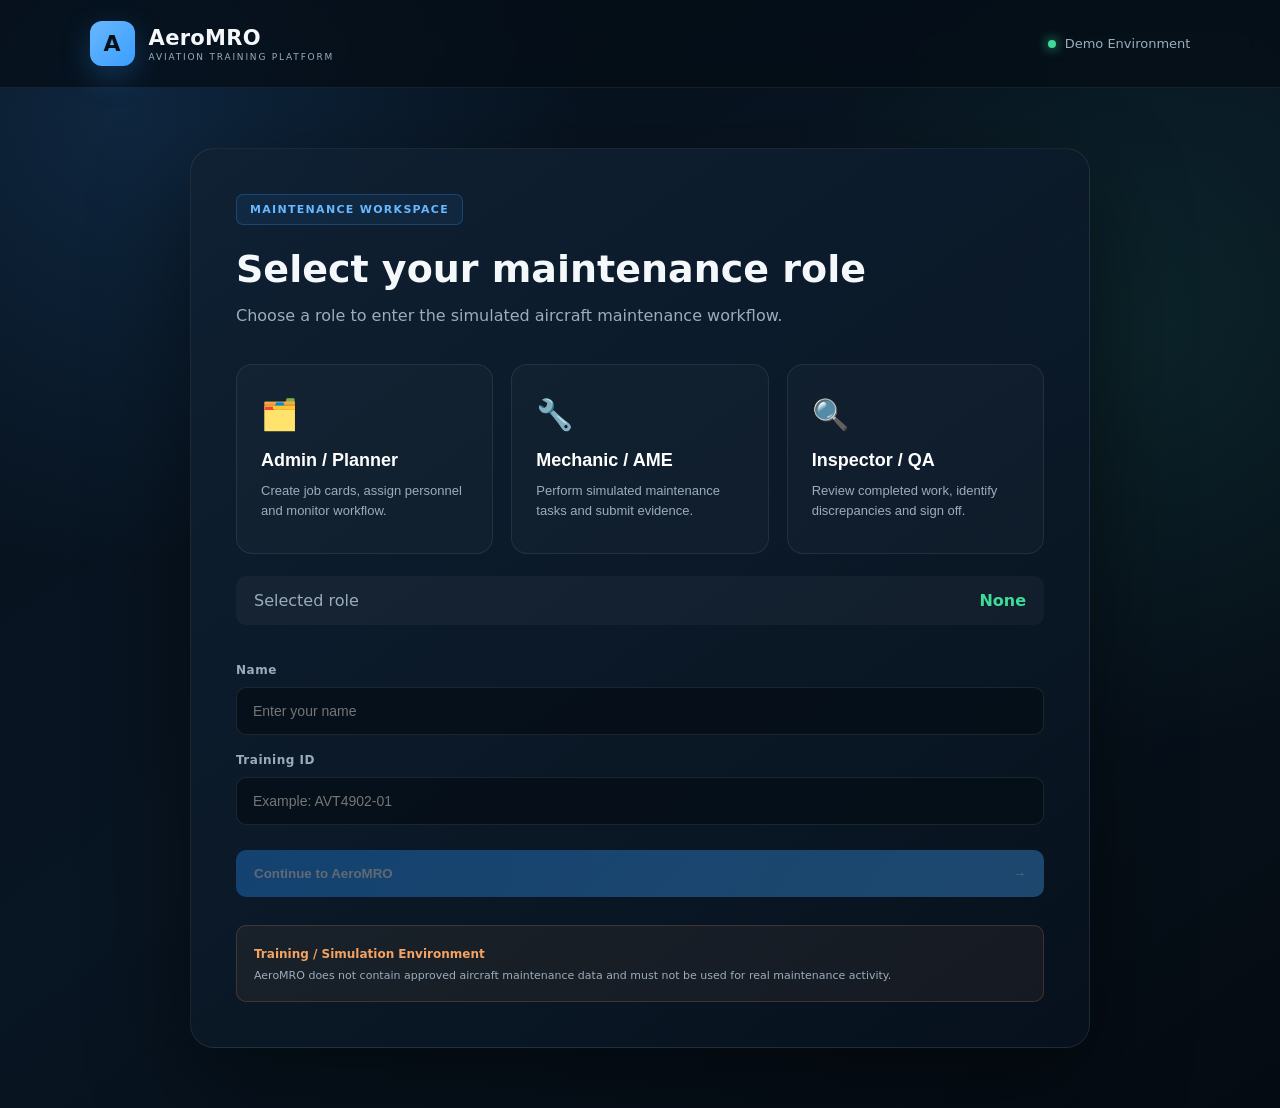
<file: job-card.html>
<!DOCTYPE html>
<html lang="en">
<head>
  <meta charset="UTF-8">
  <meta name="viewport" content="width=device-width, initial-scale=1.0">
  <title>AeroMRO | JC-001</title>
  <link rel="stylesheet" href="./style.css?v=20260906-3">
  <style>
    body.job-page{min-height:100vh;background:#07111d}
    .job-shell{max-width:1450px;margin:0 auto;padding:34px 4% 60px}
    .job-topline{display:flex;justify-content:space-between;align-items:center;gap:20px;margin-bottom:24px}
    .back-button,.ghost-button{display:inline-flex;align-items:center;gap:8px;border:1px solid rgba(255,255,255,.09);background:rgba(255,255,255,.035);color:#9badbd;border-radius:10px;padding:10px 13px;text-decoration:none;cursor:pointer;font:inherit}
    .back-button:hover,.ghost-button:hover{color:#fff;border-color:rgba(59,158,255,.35)}
    .role-pill{padding:8px 12px;border:1px solid rgba(59,158,255,.22);background:rgba(59,158,255,.08);color:#68b7ff;border-radius:8px;font-size:10px;font-weight:800;letter-spacing:1px}
    .job-hero{display:flex;justify-content:space-between;align-items:flex-start;gap:28px;padding:28px;border:1px solid rgba(255,255,255,.075);border-radius:20px;background:linear-gradient(145deg,rgba(16,33,51,.92),rgba(8,20,33,.92))}
    .job-id{display:inline-block;color:#68b7ff;font-size:11px;font-weight:800;letter-spacing:1.2px;margin-bottom:10px}
    .job-hero h1{font-size:clamp(28px,4vw,44px);line-height:1.1}
    .job-hero p{max-width:830px;color:#9badbd;margin-top:12px;line-height:1.65}
    .status-badge{white-space:nowrap;padding:10px 13px;border-radius:10px;font-size:10px;font-weight:800;letter-spacing:.8px;border:1px solid rgba(255,255,255,.09)}
    .status-assigned{color:#68b7ff;background:rgba(59,158,255,.09)}
    .status-progress{color:#ffd166;background:rgba(255,209,102,.08)}
    .status-qa{color:#c798ff;background:rgba(199,152,255,.08)}
    .status-returned{color:#f4a261;background:rgba(244,162,97,.08)}
    .status-closed{color:#3ddc97;background:rgba(61,220,151,.08)}
    .meta-grid{display:grid;grid-template-columns:repeat(4,1fr);gap:12px;margin-top:20px}
    .meta-item{padding:15px;border:1px solid rgba(255,255,255,.055);border-radius:12px;background:rgba(255,255,255,.025)}
    .meta-item span{display:block;color:#6f879b;font-size:9px;text-transform:uppercase;letter-spacing:.9px}
    .meta-item strong{display:block;margin-top:7px;font-size:12px;line-height:1.45}
    .sim-banner{display:flex;gap:12px;align-items:flex-start;margin-top:16px;padding:14px 16px;border:1px solid rgba(244,162,97,.18);border-radius:10px;background:rgba(244,162,97,.05)}
    .sim-banner strong{color:#f4a261;font-size:10px}.sim-banner p{margin-top:3px;color:#8197aa;font-size:9px;line-height:1.5}
    .job-grid{display:grid;grid-template-columns:minmax(0,1.45fr) minmax(330px,.75fr);gap:20px;margin-top:20px}
    .job-card-panel{border:1px solid rgba(255,255,255,.07);border-radius:16px;background:rgba(10,25,40,.78);overflow:hidden}
    .panel-header{display:flex;align-items:center;justify-content:space-between;gap:20px;padding:20px 22px;border-bottom:1px solid rgba(255,255,255,.06)}
    .panel-header span{display:block;color:#70899d;font-size:9px;font-weight:800;letter-spacing:1.4px;margin-bottom:4px}
    .panel-header h2,.panel-header h3{font-size:18px}.panel-body{padding:22px}
    .step-list{display:grid;gap:10px}
    .task-step{display:grid;grid-template-columns:34px 1fr auto;gap:13px;align-items:center;padding:15px;border:1px solid rgba(255,255,255,.06);border-radius:12px;background:rgba(255,255,255,.02)}
    .task-step.completed{border-color:rgba(61,220,151,.18);background:rgba(61,220,151,.035)}
    .task-step input{width:18px;height:18px;accent-color:#3ddc97;cursor:pointer}
    .task-step strong{font-size:12px}.task-step p{margin-top:4px;color:#7890a4;font-size:10px;line-height:1.5}.step-number{color:#68b7ff;font-size:10px;font-weight:800}
    .field-group{margin-top:18px}.field-group label{display:block;margin-bottom:8px;color:#9badbd;font-size:10px;font-weight:700}
    .field-group textarea{width:100%;min-height:120px;resize:vertical;border:1px solid rgba(255,255,255,.08);background:rgba(4,13,22,.8);color:#fff;border-radius:10px;padding:13px 14px;outline:none;font:inherit;font-size:12px;line-height:1.55}
    .upload-box{margin-top:18px;padding:20px;text-align:center;border:1px dashed rgba(104,183,255,.28);background:rgba(59,158,255,.035);border-radius:12px}
    .upload-box input{display:block;margin:12px auto 0;max-width:100%;color:#9badbd;font-size:10px}.upload-box strong{font-size:12px}.upload-box p{margin-top:5px;color:#71889b;font-size:9px}
    .evidence-preview{display:none;margin-top:15px;border-radius:12px;overflow:hidden;border:1px solid rgba(255,255,255,.07)}.evidence-preview.active{display:block}
    .evidence-preview img{display:block;width:100%;max-height:300px;object-fit:cover;background:#04101a}.evidence-caption{padding:10px 12px;color:#8da2b4;font-size:9px;background:rgba(255,255,255,.025)}
    .action-row{display:flex;flex-wrap:wrap;gap:10px;margin-top:20px}
    .job-primary,.job-secondary,.job-danger,.job-success{border:none;border-radius:10px;padding:13px 16px;font:inherit;font-size:11px;font-weight:800;cursor:pointer}
    .job-primary{color:#fff;background:linear-gradient(135deg,#258ff7,#48aaff)}.job-secondary{color:#b8cad8;background:rgba(255,255,255,.055);border:1px solid rgba(255,255,255,.07)}
    .job-danger{color:#1a0c04;background:#f4a261}.job-success{color:#04130c;background:#3ddc97}
    .job-primary:disabled,.job-secondary:disabled,.job-danger:disabled,.job-success:disabled{cursor:not-allowed;opacity:.35}
    .side-stack{display:grid;gap:20px;align-content:start}.progress-summary{display:grid;grid-template-columns:1fr auto;align-items:end;gap:14px}
    .progress-summary strong{font-size:34px}.progress-summary span{color:#7d93a6;font-size:10px}.job-progress{height:7px;margin-top:12px;border-radius:10px;overflow:hidden;background:rgba(255,255,255,.06)}
    .job-progress span{display:block;height:100%;width:0;background:linear-gradient(90deg,#3b9eff,#3ddc97);transition:width .25s ease}
    .summary-list{display:grid;gap:12px;margin-top:18px}.summary-row{display:flex;justify-content:space-between;gap:15px;padding-bottom:10px;border-bottom:1px solid rgba(255,255,255,.05);color:#8399ab;font-size:10px}.summary-row strong{color:#fff;text-align:right}
    .training-link-card{padding:18px;border:1px solid rgba(59,158,255,.12);border-radius:13px;background:rgba(59,158,255,.035)}
    .training-link-card .training-icon{font-size:26px}.training-link-card h4{margin-top:10px;font-size:14px}.training-link-card p{margin-top:7px;color:#8197a9;font-size:10px;line-height:1.55}
    .training-link-card button{margin-top:14px;border:none;background:transparent;color:#68b7ff;font:inherit;font-size:10px;font-weight:800;cursor:pointer}
    .qa-box{display:none}.qa-box.active{display:block}.qa-note{margin-bottom:15px;color:#8fa4b6;font-size:10px;line-height:1.55}
    .audit-list{display:grid}.audit-item{display:grid;grid-template-columns:34px 1fr;gap:12px;padding:13px 0;border-bottom:1px solid rgba(255,255,255,.05)}
    .audit-icon{width:34px;height:34px;display:flex;align-items:center;justify-content:center;border-radius:9px;background:rgba(59,158,255,.08);color:#68b7ff;font-size:12px}
    .audit-item strong{display:block;font-size:10px}.audit-item span{display:block;margin-top:4px;color:#6f879a;font-size:8px}
    .blocked-access{max-width:700px;margin:80px auto;padding:35px;text-align:center;border:1px solid rgba(244,162,97,.16);border-radius:18px;background:rgba(244,162,97,.04)}
    .blocked-access p{color:#9badbd;margin-top:10px;line-height:1.6}
    @media(max-width:1000px){.job-grid{grid-template-columns:1fr}.meta-grid{grid-template-columns:repeat(2,1fr)}}
    @media(max-width:650px){.job-shell{padding:20px 16px 45px}.job-hero{flex-direction:column}.meta-grid{grid-template-columns:1fr}.task-step{grid-template-columns:28px 1fr}.step-number{display:none}}
  </style>
</head>

<body class="job-page">

<header class="dashboard-topbar">
  <a href="index.html" class="brand brand-link">
    <div class="brand-icon">A</div>
    <div><h1>AeroMRO</h1><span>AVIATION TRAINING PLATFORM</span></div>
  </a>
  <div class="dashboard-user">
    <div class="dashboard-user-info"><strong id="headerUser">User</strong><span id="headerRole">Role</span></div>
    <div class="user-avatar" id="headerAvatar">U</div>
  </div>
</header>

<main class="job-shell" id="jobApp">
  <div class="job-topline">
    <a class="back-button" href="dashboard.html">← Back to Dashboard</a>
    <div class="role-pill" id="rolePill">ROLE</div>
  </div>

  <section class="job-hero">
    <div>
      <span class="job-id">JC-001 • TRAINING JOB CARD</span>
      <div style="margin-top:8px;color:#9badbd;font-size:10px;">Training ID: <strong id="trainingIdLabel">—</strong></div>
      <h1>Fire Detection System Operational Test</h1>
      <p>Simulated maintenance workflow for inspection and functional checking of an aircraft fire-detection training system. This activity is for educational use only.</p>

      <div class="meta-grid">
        <div class="meta-item"><span>System</span><strong>Fire Protection</strong></div>
        <div class="meta-item"><span>ATA Chapter</span><strong>ATA 26</strong></div>
        <div class="meta-item"><span>Training Asset</span><strong>Fire Detection Trainer</strong></div>
        <div class="meta-item"><span>Assigned To</span><strong id="assignedTo">Mechanic / AME</strong></div>
      </div>

      <div class="sim-banner">
        <div>⚠</div>
        <div><strong>SIMULATION ONLY</strong><p>This job card is not approved maintenance data and must not be used on an aircraft. It is a training workflow based on the college trainer environment.</p></div>
      </div>
    </div>

    <div id="statusBadge" class="status-badge status-assigned">ASSIGNED</div>
  </section>

  <section class="job-grid">
    <div class="job-card-panel">
      <div class="panel-header">
        <div><span>TASK EXECUTION</span><h2>Operational Test Checklist</h2></div>
        <button class="ghost-button" type="button" onclick="openTrainingInfo()">🎓 Related Training</button>
      </div>

      <div class="panel-body">
        <div class="step-list" id="stepList">
          <label class="task-step" data-step="0">
            <input type="checkbox" class="step-check">
            <div><strong>Verify safe training setup</strong><p>Confirm the trainer is in a safe simulated condition before beginning the test.</p></div>
            <span class="step-number">01</span>
          </label>
          <label class="task-step" data-step="1">
            <input type="checkbox" class="step-check">
            <div><strong>Inspect indications and trainer components</strong><p>Perform a visual check of the relevant controls, indicators, detector area and panel condition.</p></div>
            <span class="step-number">02</span>
          </label>
          <label class="task-step" data-step="2">
            <input type="checkbox" class="step-check">
            <div><strong>Perform one simulated detector test</strong><p>Carry out a trainer-only detector test for the selected demonstration zone.</p></div>
            <span class="step-number">03</span>
          </label>
          <label class="task-step" data-step="3">
            <input type="checkbox" class="step-check">
            <div><strong>Verify simulated warning indication</strong><p>Confirm the training panel produces the expected fire/smoke warning response.</p></div>
            <span class="step-number">04</span>
          </label>
          <label class="task-step" data-step="4">
            <input type="checkbox" class="step-check">
            <div><strong>Reset and confirm normal training state</strong><p>Reset the simulated warning and confirm that the trainer returns to its normal condition.</p></div>
            <span class="step-number">05</span>
          </label>
        </div>

        <div class="field-group">
          <label for="mechanicNotes">Mechanic Notes</label>
          <textarea id="mechanicNotes" placeholder="Record observations, training findings, or comments..."></textarea>
        </div>

        <div class="upload-box">
          <strong>📷 Mandatory Training Evidence</strong>
          <p>Upload one image showing the completed trainer activity. Images are compressed and stored only in this browser for the prototype.</p>
          <input id="evidenceInput" type="file" accept="image/*">
        </div>

        <div id="evidencePreview" class="evidence-preview">
          <img id="evidenceImage" alt="Training evidence preview">
          <div class="evidence-caption" id="evidenceCaption"></div>
        </div>

        <div class="action-row" id="mechanicActions">
          <button class="job-secondary" type="button" onclick="saveProgress()">Save Progress</button>
          <button class="job-primary" id="submitButton" type="button" onclick="submitForQA()">Submit for QA →</button>
        </div>
      </div>
    </div>

    <aside class="side-stack">
      <section class="job-card-panel">
        <div class="panel-header"><div><span>PROGRESS</span><h3>Job Summary</h3></div></div>
        <div class="panel-body">
          <div class="progress-summary">
            <div><strong id="progressPercent">0%</strong><span>Checklist completion</span></div>
            <span id="progressCount">0 / 5 steps</span>
          </div>
          <div class="job-progress"><span id="progressBar"></span></div>

          <div class="summary-list">
            <div class="summary-row"><span>Current status</span><strong id="summaryStatus">Assigned</strong></div>
            <div class="summary-row"><span>Mechanic</span><strong id="summaryMechanic">Not submitted</strong></div>
            <div class="summary-row"><span>Evidence</span><strong id="summaryEvidence">Not added</strong></div>
            <div class="summary-row"><span>QA decision</span><strong id="summaryQA">Pending</strong></div>
          </div>
        </div>
      </section>

      <section class="job-card-panel qa-box" id="qaPanel">
        <div class="panel-header"><div><span>INSPECTION / QA</span><h3>Review & Sign-Off</h3></div></div>
        <div class="panel-body">
          <p class="qa-note" id="qaStatusText">Review the mechanic's completed checklist, notes, and evidence before making a decision.</p>
          <div class="field-group">
            <label for="qaRemarks">Inspector Remarks</label>
            <textarea id="qaRemarks" placeholder="Enter inspection remarks or discrepancy details..."></textarea>
          </div>
          <div class="action-row">
            <button class="job-danger" id="returnButton" type="button" onclick="returnToMechanic()">Return to Mechanic</button>
            <button class="job-success" id="approveButton" type="button" onclick="approveJob()">Approve & Close</button>
          </div>
        </div>
      </section>

      <section class="training-link-card">
        <div class="training-icon">🔥</div>
        <h4>Related Training</h4>
        <p>Fire Protection Fundamentals will later connect this maintenance task directly to the AeroMRO Training Academy.</p>
        <button type="button" onclick="openTrainingInfo()">View Training Connection →</button>
      </section>

      <section class="job-card-panel">
        <div class="panel-header"><div><span>AUDIT TRAIL</span><h3>Job History</h3></div></div>
        <div class="panel-body">
          <div class="audit-list" id="auditList"></div>
          <div class="action-row" id="adminControls" style="display:none;">
            <button class="job-danger" type="button" onclick="resetDemo()">Reset Demo Job</button>
          </div>
        </div>
      </section>
    </aside>
  </section>
</main>

<div id="trainingModal" class="modal">
  <div class="modal-box">
    <div class="modal-icon">🔥</div>
    <h3>Fire Protection Training Connection</h3>
    <p>In the next build, this button will open the related Fire Protection learning module. If QA returns this job, AeroMRO will also recommend that training automatically.</p>
    <button onclick="closeTrainingInfo()">Close</button>
  </div>
</div>

<script>
const LEGACY_STORAGE_KEY = "aeromro_jc001";

const userName = sessionStorage.getItem("aeromro_name");
const userRole = sessionStorage.getItem("aeromro_role");
const roleTitle = sessionStorage.getItem("aeromro_role_title");
const mode = sessionStorage.getItem("aeromro_mode");

const currentTrainingId = (sessionStorage.getItem("aeromro_id") || "UNASSIGNED").trim().toUpperCase();
const targetParam = new URLSearchParams(window.location.search).get("trainingId");
const targetTrainingId = (targetParam && ["admin","inspector"].includes(userRole))
  ? targetParam.trim().toUpperCase()
  : currentTrainingId;
function idToken(id){ return String(id || "UNASSIGNED").trim().toUpperCase().replace(/[^A-Z0-9_-]+/g,"_"); }
function scopedKey(jobId, id){ return `aeromro_${jobId.toLowerCase()}_${idToken(id)}`; }
function registerCurrentIdentity(){
  try {
    const registry = JSON.parse(localStorage.getItem("aeromro_training_registry") || "[]");
    const record = {id: currentTrainingId, name: userName || "User", role: userRole || "", roleTitle: roleTitle || "", lastSeen: new Date().toISOString()};
    const existing = registry.find(item => item.id === currentTrainingId);
    if (existing) Object.assign(existing, record); else registry.push(record);
    localStorage.setItem("aeromro_training_registry", JSON.stringify(registry));
  } catch {}
}
registerCurrentIdentity();

const STORAGE_KEY = scopedKey("jc001", targetTrainingId);

if (!userName || !userRole) {
  window.location.href = "login.html?mode=maintenance";
}

if (mode === "training" || userRole === "student") {
  document.getElementById("jobApp").innerHTML = `
    <div class="blocked-access">
      <h2>Maintenance Workspace Only</h2>
      <p>This training job card is available to Admin / Planner, Mechanic / AME, and Inspector / QA roles.</p>
      <div class="action-row" style="justify-content:center;">
        <button class="job-primary" onclick="window.location.href='dashboard.html'">Return to Dashboard</button>
      </div>
    </div>`;
}

document.getElementById("headerUser").innerText = userName || "User";
document.getElementById("headerRole").innerText = roleTitle || "Role";
document.getElementById("headerAvatar").innerText = (userName || "U").charAt(0).toUpperCase();
document.getElementById("rolePill").innerText = (roleTitle || "ROLE").toUpperCase();

function defaultJob() {
  return {
    id: "JC-001",
    trainingId: targetTrainingId,
    traineeName: targetTrainingId === currentTrainingId ? userName : "",
    status: "Assigned",
    steps: [false,false,false,false,false],
    mechanicNotes: "",
    evidenceName: "",
    evidenceData: "",
    mechanicName: "",
    submittedAt: "",
    qaDecision: "",
    qaRemarks: "",
    qaName: "",
    qaAt: "",
    audit: [{icon:"▤",title:"JC-001 created in the training environment",meta:"Initial demo state"}]
  };
}

function loadJob() {
  try {
    const saved = localStorage.getItem(STORAGE_KEY);
    if (saved) return {...defaultJob(), ...JSON.parse(saved)};

    // One-time migration so your existing JC-001 demo is not lost.
    if (targetTrainingId === currentTrainingId) {
      const legacy = localStorage.getItem(LEGACY_STORAGE_KEY);
      if (legacy) {
        const migrated = {...defaultJob(), ...JSON.parse(legacy), trainingId: targetTrainingId};
        localStorage.setItem(STORAGE_KEY, JSON.stringify(migrated));
        return migrated;
      }
    }
    return defaultJob();
  } catch {
    return defaultJob();
  }
}

function storeJob() {
  try {
    localStorage.setItem(STORAGE_KEY, JSON.stringify(job));
  } catch {
    alert("The browser could not save the job state. If you uploaded a large image, use a smaller image and try again.");
  }
}

function nowText() {
  return new Date().toLocaleString();
}

function addAudit(icon,title,meta) {
  job.audit.unshift({icon,title,meta:`${meta} • ${nowText()}`});
}

let job = loadJob();

const stepChecks = [...document.querySelectorAll(".step-check")];
const mechanicNotes = document.getElementById("mechanicNotes");
const evidenceInput = document.getElementById("evidenceInput");

stepChecks.forEach((checkbox,index) => {
  checkbox.addEventListener("change", () => {
    job.steps[index] = checkbox.checked;
    if (job.status === "Assigned" || job.status === "Returned") job.status = "In Progress";
    storeJob();
    render();
  });
});

mechanicNotes.addEventListener("input", () => {
  job.mechanicNotes = mechanicNotes.value;
});

evidenceInput.addEventListener("change", event => {
  const file = event.target.files[0];
  if (!file) return;

  if (!file.type.startsWith("image/")) {
    alert("Please select an image file.");
    evidenceInput.value = "";
    return;
  }

  if (file.size > 5 * 1024 * 1024) {
    alert("Please use an image smaller than 5 MB.");
    evidenceInput.value = "";
    return;
  }

  compressImage(file, compressedData => {
    job.evidenceName = file.name;
    job.evidenceData = compressedData;
    if (job.status === "Assigned" || job.status === "Returned") job.status = "In Progress";
    addAudit("📷","Training evidence added",userName);
    storeJob();
    render();
  });
});

function compressImage(file, callback) {
  const reader = new FileReader();

  reader.onload = event => {
    const img = new Image();

    img.onload = () => {
      const maxDimension = 900;
      let width = img.width;
      let height = img.height;

      if (width > height && width > maxDimension) {
        height = Math.round(height * maxDimension / width);
        width = maxDimension;
      } else if (height >= width && height > maxDimension) {
        width = Math.round(width * maxDimension / height);
        height = maxDimension;
      }

      const canvas = document.createElement("canvas");
      canvas.width = width;
      canvas.height = height;

      const context = canvas.getContext("2d");
      context.drawImage(img,0,0,width,height);
      callback(canvas.toDataURL("image/jpeg",0.72));
    };

    img.src = event.target.result;
  };

  reader.readAsDataURL(file);
}

function saveProgress() {
  if (userRole !== "mechanic") return;

  job.trainingId = targetTrainingId;
  job.traineeName = job.traineeName || userName;
  job.mechanicNotes = mechanicNotes.value;
  job.mechanicName = userName;

  if (job.status === "Assigned" || job.status === "Returned") job.status = "In Progress";

  addAudit("💾","Mechanic progress saved",userName);
  storeJob();
  render();
  alert("Progress saved in this browser.");
}

function submitForQA() {
  if (userRole !== "mechanic") return;

  if (!job.steps.every(Boolean)) {
    alert("Complete all five checklist steps before submitting.");
    return;
  }

  if (!job.evidenceData) {
    alert("Add the mandatory training evidence photo before submitting.");
    return;
  }

  job.trainingId = targetTrainingId;
  job.traineeName = job.traineeName || userName;
  job.mechanicNotes = mechanicNotes.value;
  job.mechanicName = userName;
  job.status = "Awaiting QA";
  job.submittedAt = nowText();
  job.qaDecision = "";
  job.qaRemarks = "";
  job.qaName = "";
  job.qaAt = "";

  addAudit("✓","Job submitted for QA inspection",userName);
  storeJob();
  render();
  alert("JC-001 has been submitted for QA. Exit and sign in as Inspector / QA to review it.");
}

function approveJob() {
  if (userRole !== "inspector" || job.status !== "Awaiting QA") {
    alert("This job is not currently awaiting QA.");
    return;
  }

  job.qaRemarks = document.getElementById("qaRemarks").value.trim();
  job.qaDecision = "Approved";
  job.qaName = userName;
  job.qaAt = nowText();
  job.status = "Closed";

  addAudit("✓","QA approved and closed JC-001",userName);
  storeJob();
  render();
  alert("JC-001 approved and closed in the training environment.");
}

function returnToMechanic() {
  if (userRole !== "inspector" || job.status !== "Awaiting QA") {
    alert("This job is not currently awaiting QA.");
    return;
  }

  const remarks = document.getElementById("qaRemarks").value.trim();

  if (!remarks) {
    alert("Enter inspector remarks explaining why the job is being returned.");
    return;
  }

  job.qaRemarks = remarks;
  job.qaDecision = "Returned";
  job.qaName = userName;
  job.qaAt = nowText();
  job.status = "Returned";

  addAudit("↩","QA returned JC-001 to the mechanic",userName);
  storeJob();
  render();
  alert("JC-001 returned to the mechanic with QA remarks.");
}

function resetDemo() {
  if (userRole !== "admin") return;
  if (!confirm("Reset JC-001 to its initial demo state?")) return;

  job = defaultJob();
  job.trainingId = targetTrainingId;
  job.traineeName = targetTrainingId === currentTrainingId ? userName : "";
  storeJob();
  render();
}

function statusClass(status) {
  if (status === "In Progress") return "status-progress";
  if (status === "Awaiting QA") return "status-qa";
  if (status === "Returned") return "status-returned";
  if (status === "Closed") return "status-closed";
  return "status-assigned";
}

function render() {
  if (!document.getElementById("stepList")) return;

  const isMechanic = userRole === "mechanic";
  const isInspector = userRole === "inspector";
  const isAdmin = userRole === "admin";
  const mechanicCanEdit = isMechanic && targetTrainingId === currentTrainingId && ["Assigned","In Progress","Returned"].includes(job.status);

  stepChecks.forEach((checkbox,index) => {
    checkbox.checked = Boolean(job.steps[index]);
    checkbox.disabled = !mechanicCanEdit;
    checkbox.closest(".task-step").classList.toggle("completed", checkbox.checked);
  });

  mechanicNotes.value = job.mechanicNotes || "";
  mechanicNotes.disabled = !mechanicCanEdit;
  evidenceInput.disabled = !mechanicCanEdit;

  document.getElementById("mechanicActions").style.display = isMechanic ? "flex" : "none";
  document.getElementById("assignedTo").innerText = job.mechanicName || (isMechanic ? userName : (job.traineeName || "Mechanic / AME"));
  document.getElementById("trainingIdLabel").innerText = job.trainingId || targetTrainingId;

  const completed = job.steps.filter(Boolean).length;
  const percent = Math.round((completed / job.steps.length) * 100);

  document.getElementById("progressPercent").innerText = `${percent}%`;
  document.getElementById("progressCount").innerText = `${completed} / ${job.steps.length} steps`;
  document.getElementById("progressBar").style.width = `${percent}%`;

  const badge = document.getElementById("statusBadge");
  badge.className = `status-badge ${statusClass(job.status)}`;
  badge.innerText = job.status.toUpperCase();

  document.getElementById("summaryStatus").innerText = job.status;
  document.getElementById("summaryMechanic").innerText = job.mechanicName || "Not submitted";
  document.getElementById("summaryEvidence").innerText = job.evidenceName || "Not added";
  document.getElementById("summaryQA").innerText = job.qaDecision || "Pending";

  if (job.evidenceData) {
    document.getElementById("evidencePreview").classList.add("active");
    document.getElementById("evidenceImage").src = job.evidenceData;
    document.getElementById("evidenceCaption").innerText = `Evidence file: ${job.evidenceName}`;
  } else {
    document.getElementById("evidencePreview").classList.remove("active");
  }

  document.getElementById("qaPanel").classList.toggle("active", isInspector);

  const qaRemarks = document.getElementById("qaRemarks");
  qaRemarks.value = job.qaRemarks || "";

  const qaEnabled = isInspector && targetTrainingId !== "UNASSIGNED" && job.status === "Awaiting QA";
  qaRemarks.disabled = !qaEnabled;
  document.getElementById("approveButton").disabled = !qaEnabled;
  document.getElementById("returnButton").disabled = !qaEnabled;

  document.getElementById("qaStatusText").innerText = qaEnabled
    ? `JC-001 for Training ID ${targetTrainingId} is awaiting QA. Review the completed checklist, mechanic notes, and evidence before making a decision.`
    : `Current job status: ${job.status}. QA action buttons are available only when the mechanic submits the job.`;

  document.getElementById("adminControls").style.display = isAdmin ? "flex" : "none";
  document.getElementById("submitButton").disabled = !mechanicCanEdit;

  renderAudit();

  if (job.status === "Returned" && isMechanic && job.qaRemarks) {
    let notice = document.getElementById("qaReturnNotice");

    if (!notice) {
      notice = document.createElement("div");
      notice.id = "qaReturnNotice";
      notice.className = "sim-banner";
      notice.style.marginBottom = "18px";
      document.querySelector(".step-list").before(notice);
    }

    notice.innerHTML = `<div>↩</div><div><strong>RETURNED BY QA</strong><p>${escapeHtml(job.qaRemarks)}</p></div>`;
  } else {
    const notice = document.getElementById("qaReturnNotice");
    if (notice) notice.remove();
  }
}

function renderAudit() {
  const list = document.getElementById("auditList");
  list.innerHTML = "";

  job.audit.forEach(item => {
    const row = document.createElement("div");
    row.className = "audit-item";
    row.innerHTML = `<div class="audit-icon">${item.icon}</div><div><strong>${escapeHtml(item.title)}</strong><span>${escapeHtml(item.meta)}</span></div>`;
    list.appendChild(row);
  });
}

function escapeHtml(value) {
  return String(value || "")
    .replaceAll("&","&amp;")
    .replaceAll("<","&lt;")
    .replaceAll(">","&gt;")
    .replaceAll('"',"&quot;")
    .replaceAll("'","&#039;");
}

function openTrainingInfo() {
  document.getElementById("trainingModal").classList.add("active");
}

function closeTrainingInfo() {
  document.getElementById("trainingModal").classList.remove("active");
}

render();
</script>
</body>
</html>
</file>
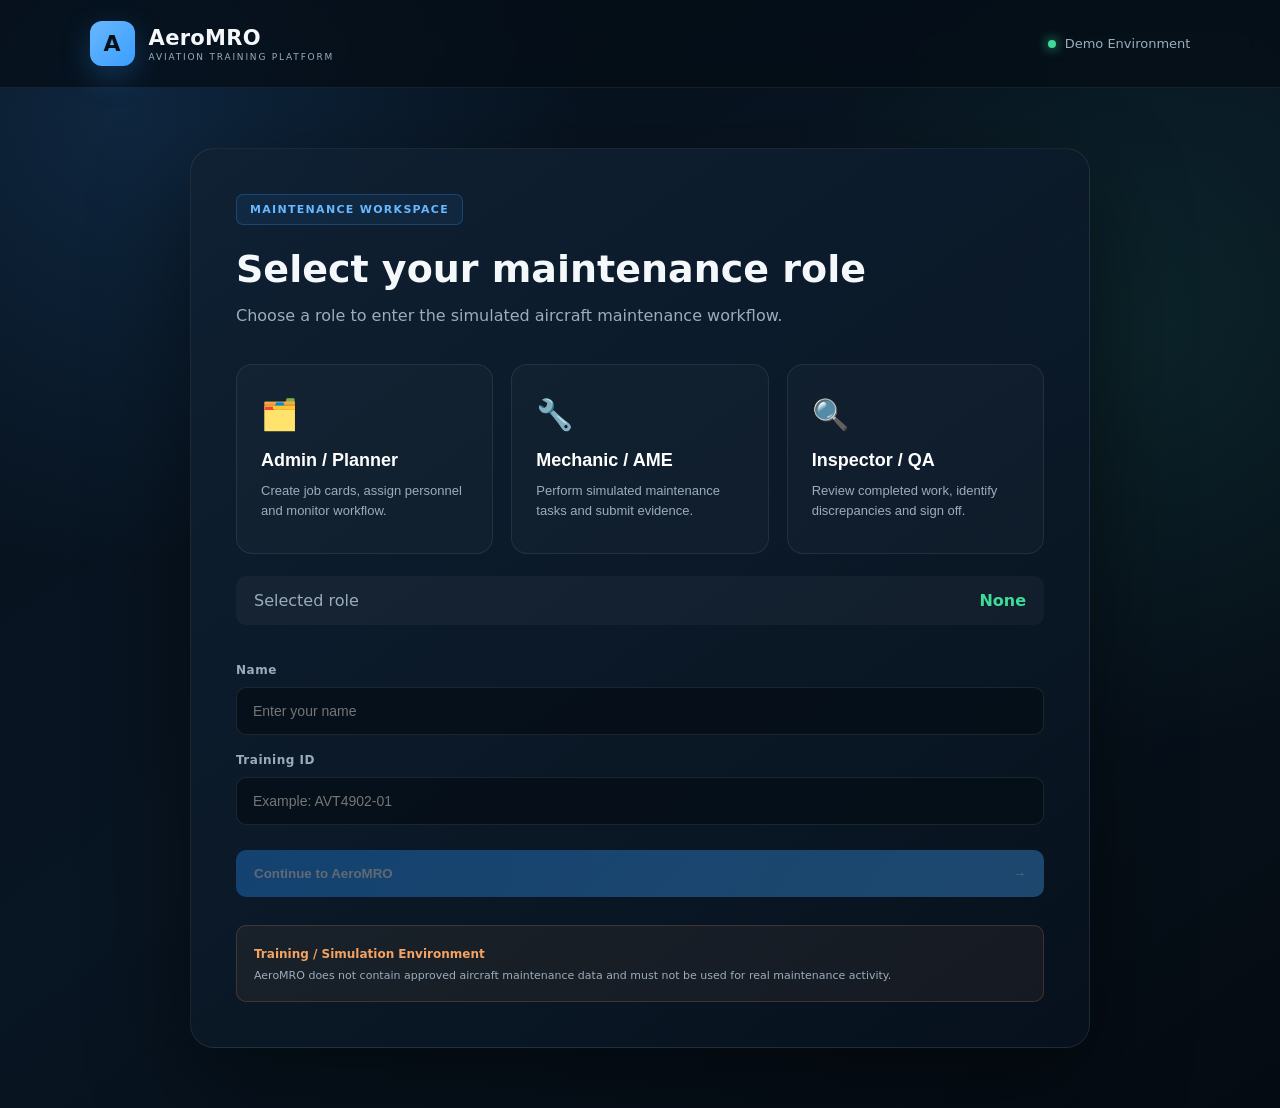
<file: jobs.html>
<!DOCTYPE html>
<html lang="en">
<head>
  <meta charset="UTF-8">
  <meta name="viewport" content="width=device-width, initial-scale=1.0">
  <title>AeroMRO | Job Cards</title>
  <link rel="stylesheet" href="./style.css?v=20261006-4">
  <style>
    body.jobs-page{min-height:100vh;background:#07111d}
    .jobs-shell{max-width:1450px;margin:0 auto;padding:36px 4% 70px}
    .jobs-topline{display:flex;align-items:center;justify-content:space-between;gap:20px;margin-bottom:22px}
    .back-button{display:inline-flex;align-items:center;gap:8px;padding:10px 13px;border:1px solid rgba(255,255,255,.09);border-radius:10px;background:rgba(255,255,255,.035);color:#9badbd;text-decoration:none}
    .back-button:hover{color:#fff;border-color:rgba(59,158,255,.35)}
    .role-pill{padding:8px 12px;border:1px solid rgba(59,158,255,.22);background:rgba(59,158,255,.08);color:#68b7ff;border-radius:8px;font-size:10px;font-weight:800;letter-spacing:1px}
    .jobs-hero{padding:28px;border:1px solid rgba(255,255,255,.075);border-radius:20px;background:linear-gradient(145deg,rgba(16,33,51,.92),rgba(8,20,33,.92))}
    .eyebrow{display:block;color:#68b7ff;font-size:10px;font-weight:800;letter-spacing:1.3px;margin-bottom:8px}
    .jobs-hero h1{font-size:clamp(30px,4vw,46px);line-height:1.08}
    .jobs-hero p{max-width:850px;margin-top:12px;color:#9badbd;line-height:1.65}
    .summary-grid{display:grid;grid-template-columns:repeat(4,1fr);gap:14px;margin-top:22px}
    .summary-card{padding:17px;border:1px solid rgba(255,255,255,.06);border-radius:13px;background:rgba(255,255,255,.025)}
    .summary-card span{display:block;color:#6f879b;font-size:9px;text-transform:uppercase;letter-spacing:.8px}.summary-card strong{display:block;margin-top:7px;font-size:25px}
    .section-heading{display:flex;justify-content:space-between;align-items:end;gap:20px;margin-top:34px;margin-bottom:16px}
    .section-heading span{color:#70899d;font-size:9px;font-weight:800;letter-spacing:1.4px}.section-heading h2{margin-top:4px;font-size:22px}.section-heading p{color:#72889a;font-size:10px}
    .job-list{display:grid;grid-template-columns:repeat(2,minmax(0,1fr));gap:18px}
    .job-card{padding:22px;border:1px solid rgba(255,255,255,.07);border-radius:17px;background:rgba(10,25,40,.82);transition:transform .2s ease,border-color .2s ease}
    .job-card:hover{transform:translateY(-3px);border-color:rgba(59,158,255,.28)}
    .job-card-top{display:flex;justify-content:space-between;align-items:flex-start;gap:15px}
    .job-code{display:inline-block;color:#68b7ff;font-size:10px;font-weight:800;letter-spacing:1.1px}.job-card h3{margin-top:8px;font-size:20px;line-height:1.25}
    .job-card p{margin-top:9px;color:#8399ab;font-size:11px;line-height:1.55}
    .status-badge{padding:8px 10px;border-radius:8px;font-size:9px;font-weight:800;letter-spacing:.7px;white-space:nowrap;border:1px solid rgba(255,255,255,.08)}
    .assigned{color:#68b7ff;background:rgba(59,158,255,.08)}.progress{color:#ffd166;background:rgba(255,209,102,.07)}.qa{color:#c798ff;background:rgba(199,152,255,.08)}.returned{color:#f4a261;background:rgba(244,162,97,.08)}.closed{color:#3ddc97;background:rgba(61,220,151,.08)}
    .meta-row{display:grid;grid-template-columns:repeat(3,1fr);gap:10px;margin-top:18px}.mini-meta{padding:11px;border:1px solid rgba(255,255,255,.05);border-radius:10px;background:rgba(255,255,255,.02)}.mini-meta span{display:block;color:#687f92;font-size:8px;text-transform:uppercase}.mini-meta strong{display:block;margin-top:5px;font-size:10px}
    .progress-line{height:7px;margin-top:17px;border-radius:20px;overflow:hidden;background:rgba(255,255,255,.06)}.progress-line span{display:block;height:100%;background:linear-gradient(90deg,#3b9eff,#3ddc97)}
    .progress-copy{display:flex;justify-content:space-between;gap:10px;margin-top:7px;color:#70879a;font-size:9px}
    .job-actions{display:flex;flex-wrap:wrap;gap:10px;margin-top:19px}.job-open,.job-secondary{display:inline-flex;align-items:center;justify-content:center;gap:8px;padding:12px 15px;border-radius:10px;text-decoration:none;font-size:10px;font-weight:800}.job-open{color:#fff;background:linear-gradient(135deg,#258ff7,#48aaff)}.job-secondary{color:#b8cad8;border:1px solid rgba(255,255,255,.08);background:rgba(255,255,255,.04)}
    .propeller-card .job-open{background:linear-gradient(135deg,#7458ff,#9a7aff)}.notice{margin-top:22px;padding:16px;border:1px solid rgba(59,158,255,.11);border-radius:12px;background:rgba(59,158,255,.035);color:#839aac;font-size:10px;line-height:1.6}
    .blocked-access{max-width:700px;margin:80px auto;padding:35px;text-align:center;border:1px solid rgba(244,162,97,.16);border-radius:18px;background:rgba(244,162,97,.04)}.blocked-access p{color:#9badbd;margin-top:10px;line-height:1.6}
    @media(max-width:950px){.summary-grid{grid-template-columns:repeat(2,1fr)}.job-list{grid-template-columns:1fr}}
    @media(max-width:600px){.jobs-shell{padding:24px 16px 55px}.summary-grid{grid-template-columns:1fr 1fr}.meta-row{grid-template-columns:1fr}.jobs-topline{align-items:flex-start;flex-direction:column}.job-card-top{flex-direction:column}}
  </style>
</head>
<body class="jobs-page">
<header class="dashboard-topbar">
  <a href="index.html" class="brand brand-link">
    <div class="brand-icon">A</div>
    <div><h1>AeroMRO</h1><span>AVIATION TRAINING & ANALYSIS PLATFORM</span></div>
  </a>
  <div class="dashboard-user">
    <div class="dashboard-user-info"><strong id="headerUser">User</strong><span id="headerRole">Role</span></div>
    <div class="user-avatar" id="headerAvatar">U</div>
  </div>
</header>

<main class="jobs-shell" id="jobsApp">
  <div class="jobs-topline">
    <a class="back-button" href="dashboard.html">← Back to Dashboard</a>
    <div class="role-pill" id="rolePill">ROLE</div>
  </div>

  <section class="jobs-hero">
    <span class="eyebrow">MAINTENANCE WORKSPACE</span>
    <h1>Job Cards</h1>
    <p>Select a training job card to continue the AeroMRO workflow. Each card stores its own checklist progress, evidence, QA decision, and audit history in this browser prototype.</p>
    <div class="summary-grid">
      <div class="summary-card"><span>Total Job Cards</span><strong>02</strong></div>
      <div class="summary-card"><span>In Progress</span><strong id="countProgress">0</strong></div>
      <div class="summary-card"><span>Awaiting QA</span><strong id="countQA">0</strong></div>
      <div class="summary-card"><span>Closed</span><strong id="countClosed">0</strong></div>
    </div>
  </section>

  <section class="job-card-panel" style="margin-top:20px;padding:18px;">
    <div class="panel-header" style="padding:0 0 14px;border-bottom:none;">
      <div><span>TRAINEE RECORDS</span><h3 id="recordHeading">Current trainee</h3></div>
      <div id="recordCount" style="color:#68b7ff;font-size:10px;font-weight:800;"></div>
    </div>
    <div style="display:grid;grid-template-columns:1fr;gap:8px;">
      <label for="traineeSelect" style="color:#9badbd;font-size:10px;font-weight:700;">View Training ID</label>
      <select id="traineeSelect" style="width:100%;padding:12px 13px;border-radius:10px;border:1px solid rgba(255,255,255,.08);background:rgba(4,13,22,.8);color:#fff;">
      </select>
    </div>
  </section>

  <div class="section-heading">
    <div><span>AVAILABLE TASKS</span><h2>Training Job Cards</h2></div>
    <p id="roleHint">Open a job card to continue.</p>
  </div>

  <section class="job-list" id="jobList"></section>

  <div class="notice">
    <strong>Prototype note:</strong> JC-001 demonstrates the original maintenance workflow. JC-002 integrates the RCbenchmark propeller experiment with AeroMRO PropLab. Both are educational training workflows and are not approved aircraft maintenance data.
  </div>
</main>

<script>
const userName = sessionStorage.getItem("aeromro_name");
const userRole = sessionStorage.getItem("aeromro_role");
const roleTitle = sessionStorage.getItem("aeromro_role_title");
const mode = sessionStorage.getItem("aeromro_mode");
const currentTrainingId = (sessionStorage.getItem("aeromro_id") || "UNASSIGNED").trim().toUpperCase();

if (!userName || !userRole) window.location.href = "login.html?mode=maintenance";
if (mode === "training" || userRole === "student") {
  document.getElementById("jobsApp").innerHTML = `<div class="blocked-access"><h2>Maintenance Workspace Only</h2><p>Job cards are available to Admin / Planner, Mechanic / AME, and Inspector / QA roles.</p><div class="job-actions" style="justify-content:center;"><a class="job-open" href="dashboard.html">Return to Dashboard</a></div></div>`;
}

document.getElementById("headerUser").innerText = userName || "User";
document.getElementById("headerRole").innerText = roleTitle || "Role";
document.getElementById("headerAvatar").innerText = (userName || "U").charAt(0).toUpperCase();
if (document.getElementById("rolePill")) document.getElementById("rolePill").innerText = (roleTitle || "ROLE").toUpperCase();

function idToken(id){ return String(id || "UNASSIGNED").trim().toUpperCase().replace(/[^A-Z0-9_-]+/g,"_"); }
function scopedKey(jobId,id){ return `aeromro_${jobId.toLowerCase()}_${idToken(id)}`; }
function safeRead(key, fallback) { try { return {...fallback, ...(JSON.parse(localStorage.getItem(key) || "{}"))}; } catch { return fallback; } }
function registry(){ try { return JSON.parse(localStorage.getItem("aeromro_training_registry") || "[]").filter(x=>x.id); } catch { return []; } }
function statusClass(status) { if(status==="In Progress") return "progress"; if(status==="Awaiting QA") return "qa"; if(status==="Returned") return "returned"; if(status==="Closed") return "closed"; return "assigned"; }
function actionLabel(status) { if(userRole==="inspector"&&status==="Awaiting QA") return "Review for QA →"; if(userRole==="admin") return "Open Job Card →"; if(status==="Closed") return "View Closed Job →"; if(status==="Returned") return "Continue Returned Job →"; if(status==="In Progress") return "Continue Job →"; return "Open Job Card →"; }

const jobs = [
  {id:"JC-001", title:"Fire Detection System Operational Test", description:"Complete a simulated fire-detection trainer operational test, record evidence, and submit the task for QA review.", href:"job-card.html", storageBase:"jc001", icon:"🔥", className:"", fallback:{status:"Assigned",steps:Array(5).fill(false),mechanicName:"",qaDecision:"",evidenceName:""}, system:"Fire Protection", asset:"Fire Detection Trainer"},
  {id:"JC-002", title:"Propeller Static Thrust Performance Test", description:"Perform the supervised RCbenchmark workflow, link the PropLab test result, and submit the experimental record for review.", href:"job-card-002.html", storageBase:"jc002", icon:"⚙", className:"propeller-card", fallback:{status:"Assigned",steps:Array(10).fill(false),mechanicName:"",qaDecision:"",evidenceName:"",linkedTestId:"",propellerId:""}, system:"UAV Propulsion", asset:"RCbenchmark Test Stand"}
];

function getCurrentTraineeId(){
  const select=document.getElementById("traineeSelect");
  return select?.value || currentTrainingId;
}
function currentRecords(id){
  return jobs.map(j=>({...j,state:safeRead(scopedKey(j.storageBase,id),j.fallback)}));
}
function setupTrainees(){
  const select=document.getElementById("traineeSelect");
  const isViewer=["admin","inspector"].includes(userRole);
  const list=registry();
  if(!list.some(x=>x.id===currentTrainingId) && currentTrainingId!=="UNASSIGNED") list.push({id:currentTrainingId,name:userName,role:userRole,roleTitle});
  // Only show registered IDs; this keeps each trainee record separate.
  select.innerHTML="";
  if(!isViewer){
    const rec={id:currentTrainingId,name:userName,role:userRole,roleTitle};
    const opt=document.createElement("option"); opt.value=rec.id; opt.textContent=`${rec.id} — ${rec.name} (Current)`; select.appendChild(opt); select.disabled=true;
  } else {
    list.sort((a,b)=>a.id.localeCompare(b.id)).forEach(rec=>{
      const opt=document.createElement("option"); opt.value=rec.id; opt.textContent=`${rec.id} — ${rec.name || "Trainee"}`; select.appendChild(opt);
    });
    if(!select.options.length){ const opt=document.createElement("option"); opt.value=currentTrainingId; opt.textContent=`${currentTrainingId} — ${userName}`; select.appendChild(opt); }
    select.disabled=select.options.length<=1;
  }
  select.value=currentTrainingId;
  select.addEventListener("change",renderSelectedTrainee);
}

function renderSelectedTrainee(){
  const traineeId=getCurrentTraineeId();
  const records=currentRecords(traineeId);
  const allReg=registry();
  const trainee=allReg.find(x=>x.id===traineeId);
  document.getElementById("recordHeading").innerText=`${trainee?.name || (traineeId===currentTrainingId?userName:"Trainee")} • ${traineeId}`;
  document.getElementById("recordCount").innerText=userRole==="inspector"?`${records.filter(r=>r.state.status==="Awaiting QA").length} awaiting QA`:`2 job cards`;
  const list=document.getElementById("jobList"); list.innerHTML="";
  records.forEach(job=>{
    const completed=(job.state.steps||[]).filter(Boolean).length; const total=(job.state.steps||[]).length||1; const percent=Math.round(completed/total*100);
    const extraValue=job.id==="JC-002"?(job.state.linkedTestId||"Not linked"):(job.state.evidenceName?"Added":"Not added"); const extraLabel=job.id==="JC-002"?"PropLab Test":"Evidence";
    const card=document.createElement("article"); card.className=`job-card ${job.className}`;
    const target=`?trainingId=${encodeURIComponent(traineeId)}`;
    card.innerHTML=`<div class="job-card-top"><div><span class="job-code">${job.icon} ${job.id}</span><h3>${job.title}</h3><p>${job.description}</p></div><span class="status-badge ${statusClass(job.state.status)}">${String(job.state.status||"Assigned").toUpperCase()}</span></div><div class="meta-row"><div class="mini-meta"><span>Training ID</span><strong>${traineeId}</strong></div><div class="mini-meta"><span>System</span><strong>${job.system}</strong></div><div class="mini-meta"><span>${extraLabel}</span><strong>${extraValue}</strong></div></div><div class="progress-line"><span style="width:${percent}%"></span></div><div class="progress-copy"><span>${completed} / ${total} checklist steps</span><strong>${percent}%</strong></div><div class="job-actions"><a class="job-open" href="${job.href}${target}">${actionLabel(job.state.status)}</a></div>`;
    list.appendChild(card);
  });
  const progress=records.filter(j=>["In Progress","Returned"].includes(j.state.status)).length;
  const qa=records.filter(j=>j.state.status==="Awaiting QA").length;
  const closed=records.filter(j=>j.state.status==="Closed").length;
  document.getElementById("countProgress").innerText=progress;
  document.getElementById("countQA").innerText=qa;
  document.getElementById("countClosed").innerText=closed;
}
setupTrainees();
renderSelectedTrainee();
</script>
</body>
</html>
</file>
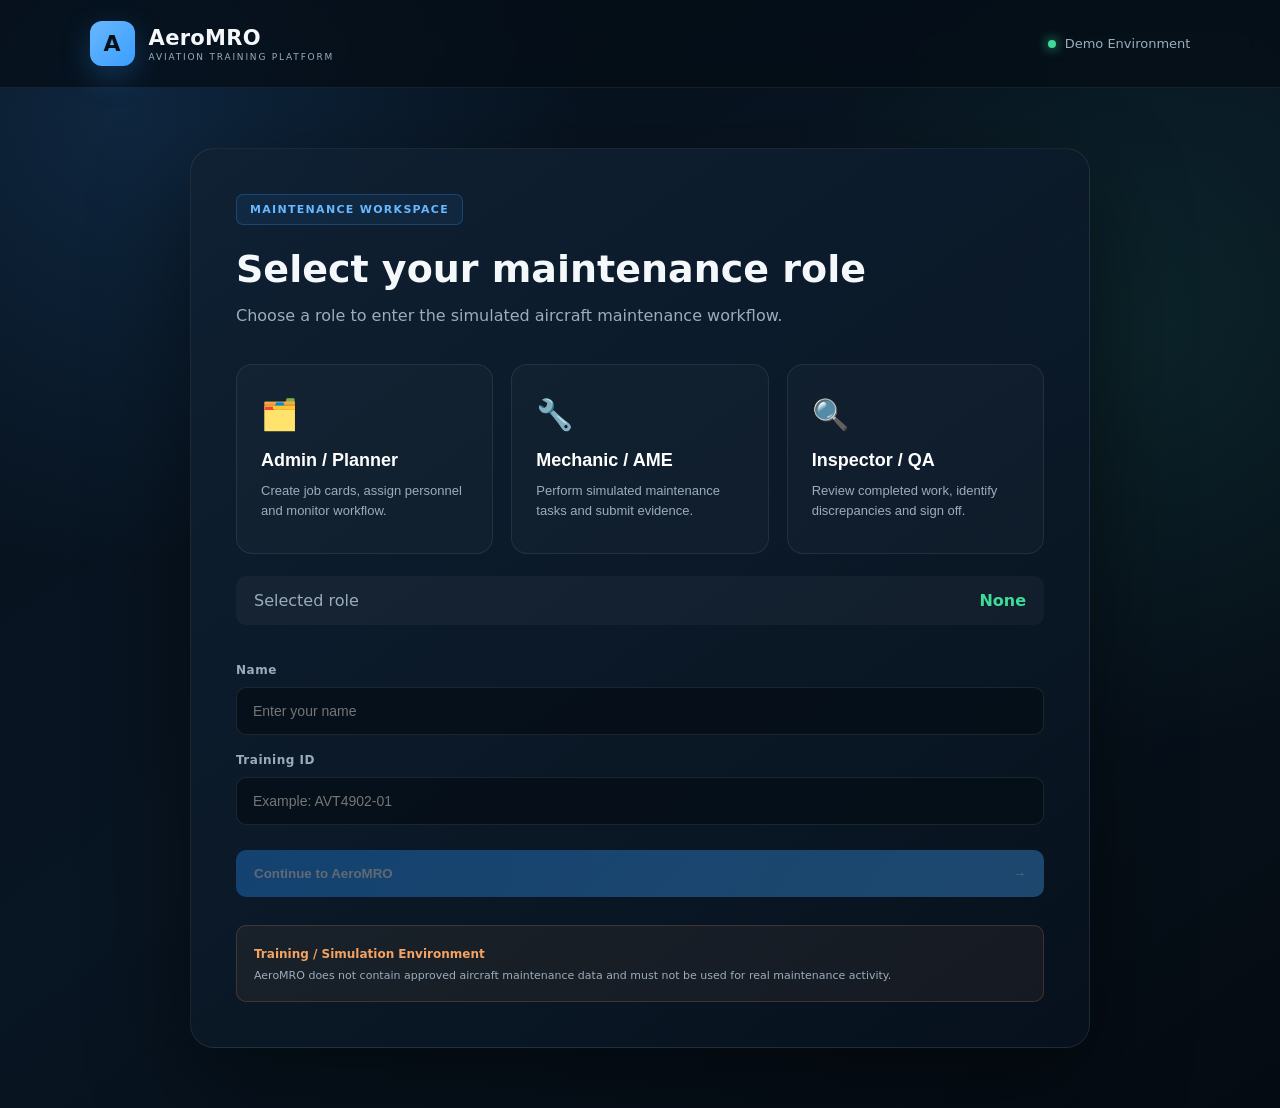
<file: login.html>
<!DOCTYPE html>
<html lang="en">

<head>

    <meta charset="UTF-8">
    <meta name="viewport" content="width=device-width, initial-scale=1.0">

    <title>AeroMRO | Login</title>

    <link rel="stylesheet" href="style.css">

</head>


<body class="login-page">


    <nav class="navbar">

        <a href="index.html" class="brand brand-link">

            <div class="brand-icon">A</div>

            <div>
                <h1>AeroMRO</h1>
                <span>AVIATION TRAINING PLATFORM</span>
            </div>

        </a>


        <div class="nav-status">

            <span class="status-dot"></span>

            Demo Environment

        </div>

    </nav>



    <main class="login-container">


        <section class="login-panel">


            <div class="login-header">

                <div class="badge" id="modeBadge">
                    MAINTENANCE WORKSPACE
                </div>

                <h2 id="loginTitle">
                    Select your role
                </h2>

                <p id="loginDescription">
                    Choose a role to enter the AeroMRO training environment.
                </p>

            </div>



            <div id="roleContainer" class="role-grid"></div>



            <div class="selected-role-box">

                <span>Selected role</span>

                <strong id="selectedRole">
                    None
                </strong>

            </div>



            <div class="login-form">

                <label>
                    Name
                </label>

                <input
                    id="userName"
                    type="text"
                    placeholder="Enter your name"
                >


                <label>
                    Training ID
                </label>

                <input
                    id="trainingId"
                    type="text"
                    placeholder="Example: AVT4902-01"
                >


                <button
                    id="continueButton"
                    class="login-button"
                    onclick="continueLogin()"
                    disabled
                >

                    Continue to AeroMRO

                    <span>→</span>

                </button>

            </div>



            <div class="simulation-warning">

                <strong>Training / Simulation Environment</strong>

                <p>
                    AeroMRO does not contain approved aircraft
                    maintenance data and must not be used for
                    real maintenance activity.
                </p>

            </div>


        </section>


    </main>



    <script>


        const params =
            new URLSearchParams(window.location.search);


        const mode =
            params.get("mode") || "maintenance";


        let selectedRole = null;



        const maintenanceRoles = [

            {
                id: "admin",
                icon: "🗂️",
                title: "Admin / Planner",
                description:
                    "Create job cards, assign personnel and monitor workflow."
            },

            {
                id: "mechanic",
                icon: "🔧",
                title: "Mechanic / AME",
                description:
                    "Perform simulated maintenance tasks and submit evidence."
            },

            {
                id: "inspector",
                icon: "🔍",
                title: "Inspector / QA",
                description:
                    "Review completed work, identify discrepancies and sign off."
            }

        ];



        const trainingRoles = [

            {
                id: "student",
                icon: "🎓",
                title: "Student / Trainee",
                description:
                    "Study aircraft systems, complete scenarios and track progress."
            }

        ];



        function loadMode() {

            const roleContainer =
                document.getElementById("roleContainer");


            const modeBadge =
                document.getElementById("modeBadge");


            const loginTitle =
                document.getElementById("loginTitle");


            const loginDescription =
                document.getElementById("loginDescription");


            let roles;


            if (mode === "training") {

                roles = trainingRoles;

                modeBadge.innerText =
                    "TRAINING ACADEMY";

                loginTitle.innerText =
                    "Enter Training Academy";

                loginDescription.innerText =
                    "Select your training profile to begin interactive aircraft systems learning.";

            }

            else {

                roles = maintenanceRoles;

                modeBadge.innerText =
                    "MAINTENANCE WORKSPACE";

                loginTitle.innerText =
                    "Select your maintenance role";

                loginDescription.innerText =
                    "Choose a role to enter the simulated aircraft maintenance workflow.";

            }



            roleContainer.innerHTML = "";


            roles.forEach(role => {

                const card =
                    document.createElement("button");


                card.className =
                    "role-card";


                card.innerHTML = `

                    <div class="role-icon">
                        ${role.icon}
                    </div>

                    <h3>
                        ${role.title}
                    </h3>

                    <p>
                        ${role.description}
                    </p>

                `;


                card.onclick =
                    () => selectRole(role, card);


                roleContainer.appendChild(card);

            });


            if (roles.length === 1) {

                const card =
                    roleContainer.querySelector(".role-card");


                selectRole(
                    roles[0],
                    card
                );

            }

        }



        function selectRole(role, card) {

            selectedRole = role;


            document
                .querySelectorAll(".role-card")
                .forEach(item =>
                    item.classList.remove("selected")
                );


            card.classList.add("selected");


            document.getElementById(
                "selectedRole"
            ).innerText =
                role.title;


            document.getElementById(
                "continueButton"
            ).disabled =
                false;

        }



        function continueLogin() {

            const userName =
                document
                    .getElementById("userName")
                    .value
                    .trim();


            const trainingId =
                document
                    .getElementById("trainingId")
                    .value
                    .trim();


            if (!userName) {

                alert("Please enter your name.");

                return;

            }


            if (!selectedRole) {

                alert("Please select a role.");

                return;

            }

            if (!trainingId) {

                alert("Please enter a Training ID.");

                return;

            }

            const normalizedTrainingId = trainingId.trim().toUpperCase();

            if (normalizedTrainingId.length < 2) {

                alert("Please enter a valid Training ID.");

                return;

            }



            sessionStorage.setItem(
                "aeromro_name",
                userName
            );


            sessionStorage.setItem(
                "aeromro_id",
                normalizedTrainingId
            );

            // Register this trainee so Admin / Inspector views can find
            // separate records created on this browser prototype.
            try {
                const registry = JSON.parse(localStorage.getItem("aeromro_training_registry") || "[]");
                const existing = registry.find(item => item.id === normalizedTrainingId);
                const record = {
                    id: normalizedTrainingId,
                    name: userName,
                    role: selectedRole.id,
                    roleTitle: selectedRole.title,
                    lastSeen: new Date().toISOString()
                };
                if (existing) Object.assign(existing, record);
                else registry.push(record);
                localStorage.setItem("aeromro_training_registry", JSON.stringify(registry));
            } catch {}


            sessionStorage.setItem(
                "aeromro_role",
                selectedRole.id
            );


            sessionStorage.setItem(
                "aeromro_role_title",
                selectedRole.title
            );


            sessionStorage.setItem(
                "aeromro_mode",
                mode
            );



            /*
                Dashboard will be created next.
            */

            window.location.href =
                "dashboard.html";

        }



        loadMode();


    </script>


</body>

</html>
</file>
<file: style.css>
/* ===================================
   AEROMRO
   Global Styling
=================================== */

* {
    box-sizing: border-box;
    margin: 0;
    padding: 0;
}

:root {

    --background: #07111d;
    --background-secondary: #0b1725;

    --card: rgba(15, 31, 48, 0.78);
    --card-border: rgba(255,255,255,0.09);

    --text: #f5f8fb;
    --text-secondary: #9badbd;

    --blue: #3b9eff;
    --blue-light: #68b7ff;

    --green: #3ddc97;
    --orange: #f4a261;

    --shadow: 0 30px 80px rgba(0,0,0,0.35);
}


/* ===================================
   BODY
=================================== */

body {

    min-height: 100vh;

    font-family:
        Inter,
        system-ui,
        -apple-system,
        BlinkMacSystemFont,
        "Segoe UI",
        sans-serif;

    color: var(--text);

    background:
        radial-gradient(circle at 10% 10%, rgba(59,158,255,0.15), transparent 30%),
        radial-gradient(circle at 90% 30%, rgba(61,220,151,0.08), transparent 30%),
        linear-gradient(
            145deg,
            var(--background),
            #081522 50%,
            #050b12
        );

}


/* ===================================
   NAVIGATION
=================================== */

.navbar {

    min-height: 88px;

    display: flex;
    align-items: center;
    justify-content: space-between;

    padding: 0 7%;

    border-bottom: 1px solid rgba(255,255,255,0.07);

    background: rgba(5, 13, 22, 0.72);

    backdrop-filter: blur(15px);

    position: relative;
    z-index: 10;
}


.brand {

    display: flex;
    align-items: center;

    gap: 14px;
}


.brand-icon {

    width: 45px;
    height: 45px;

    display: flex;
    align-items: center;
    justify-content: center;

    border-radius: 12px;

    font-size: 22px;
    font-weight: 800;

    color: #06101a;

    background:
        linear-gradient(
            135deg,
            var(--blue-light),
            var(--blue)
        );

    box-shadow:
        0 10px 30px rgba(59,158,255,0.25);
}


.brand h1 {

    font-size: 21px;
    letter-spacing: 0.3px;
}


.brand span {

    display: block;

    margin-top: 2px;

    color: var(--text-secondary);

    font-size: 9px;

    letter-spacing: 1.8px;
}


.nav-status {

    display: flex;
    align-items: center;

    gap: 9px;

    color: var(--text-secondary);

    font-size: 13px;
}


.status-dot {

    width: 8px;
    height: 8px;

    border-radius: 50%;

    background: var(--green);

    box-shadow:
        0 0 12px var(--green);
}


/* ===================================
   HERO
=================================== */

.hero {

    min-height: calc(100vh - 160px);

    display: flex;
    justify-content: center;

    padding: 85px 7% 80px;
}


.hero-content {

    width: 100%;
    max-width: 1250px;
}


.badge {

    display: inline-block;

    margin-bottom: 22px;

    padding: 8px 13px;

    color: var(--blue-light);

    font-size: 11px;
    font-weight: 700;

    letter-spacing: 1.3px;

    border: 1px solid rgba(59,158,255,0.25);

    border-radius: 7px;

    background: rgba(59,158,255,0.08);
}


.hero h2 {

    max-width: 900px;

    font-size: clamp(45px, 6vw, 78px);

    line-height: 1.02;

    letter-spacing: -3px;
}


.hero h2 span {

    display: block;

    color: var(--blue-light);
}


.hero-description {

    max-width: 750px;

    margin-top: 25px;

    color: var(--text-secondary);

    font-size: 18px;

    line-height: 1.7;
}


/* ===================================
   MODE CARDS
=================================== */

.mode-grid {

    display: grid;

    grid-template-columns: repeat(2, 1fr);

    gap: 25px;

    margin-top: 60px;
}


.mode-card {

    position: relative;

    overflow: hidden;

    padding: 34px;

    border: 1px solid var(--card-border);

    border-radius: 22px;

    background:
        linear-gradient(
            145deg,
            rgba(17,35,54,0.91),
            rgba(8,20,33,0.91)
        );

    box-shadow: var(--shadow);

    transition:
        transform .3s ease,
        border-color .3s ease;
}


.mode-card:hover {

    transform: translateY(-6px);

    border-color: rgba(59,158,255,0.32);
}


.mode-card::before {

    content: "";

    position: absolute;

    width: 190px;
    height: 190px;

    top: -100px;
    right: -70px;

    border-radius: 50%;

    background: rgba(59,158,255,0.10);

    filter: blur(20px);
}


.training-card::before {

    background: rgba(61,220,151,0.09);
}


.card-top {

    display: flex;

    align-items: center;
    justify-content: space-between;
}


.mode-icon {

    width: 58px;
    height: 58px;

    display: flex;
    align-items: center;
    justify-content: center;

    font-size: 27px;

    border-radius: 16px;

    background: rgba(255,255,255,0.05);

    border: 1px solid rgba(255,255,255,0.08);
}


.card-status {

    padding: 7px 10px;

    font-size: 9px;
    font-weight: 800;

    letter-spacing: 1.2px;

    color: var(--blue-light);

    border-radius: 6px;

    background: rgba(59,158,255,0.10);
}


.card-status.training {

    color: var(--green);

    background: rgba(61,220,151,0.09);
}


.mode-card h3 {

    margin-top: 25px;

    font-size: 26px;
}


.mode-card > p {

    min-height: 78px;

    margin-top: 12px;

    color: var(--text-secondary);

    line-height: 1.6;
}


/* ===================================
   FEATURE LIST
=================================== */

.feature-list {

    margin: 25px 0;
}


.feature {

    display: flex;

    align-items: center;

    gap: 11px;

    padding: 10px 0;

    color: #cad6df;

    font-size: 14px;

    border-bottom:
        1px solid rgba(255,255,255,0.05);
}


.feature span {

    color: var(--green);

    font-weight: bold;
}


/* ===================================
   BUTTONS
=================================== */

.primary-button,
.secondary-button {

    width: 100%;

    display: flex;

    align-items: center;
    justify-content: space-between;

    padding: 15px 18px;

    border: none;

    border-radius: 10px;

    cursor: pointer;

    font-size: 14px;
    font-weight: 700;

    transition:
        transform .2s ease,
        filter .2s ease;
}


.primary-button {

    color: white;

    background:
        linear-gradient(
            135deg,
            #248cf5,
            #3ba8ff
        );
}


.secondary-button {

    color: #06140e;

    background:
        linear-gradient(
            135deg,
            #32cc87,
            #55e9aa
        );
}


.primary-button:hover,
.secondary-button:hover {

    transform: translateY(-2px);

    filter: brightness(1.08);
}


/* ===================================
   WORKFLOW
=================================== */

.integration {

    margin-top: 65px;

    padding: 35px;

    border-radius: 20px;

    border:
        1px solid rgba(255,255,255,0.07);

    background:
        rgba(9,22,35,0.65);
}


.integration-label {

    margin-bottom: 28px;

    color: var(--text-secondary);

    font-size: 10px;
    font-weight: 800;

    letter-spacing: 1.8px;
}


.workflow {

    display: grid;

    grid-template-columns:
        1fr auto 1fr auto 1fr auto 1fr;

    gap: 17px;

    align-items: center;
}


.workflow-item {

    display: flex;

    flex-direction: column;

    gap: 7px;
}


.workflow-number {

    color: var(--blue-light);

    font-size: 11px;

    letter-spacing: 1px;
}


.workflow-item strong {

    font-size: 17px;
}


.workflow-item span {

    color: var(--text-secondary);

    font-size: 12px;

    line-height: 1.5;
}


.workflow-arrow {

    color: rgba(255,255,255,0.22);

    font-size: 22px;
}


/* ===================================
   FOOTER
=================================== */

footer {

    display: flex;

    align-items: center;
    justify-content: space-between;

    gap: 20px;

    padding: 30px 7%;

    color: var(--text-secondary);

    font-size: 12px;

    border-top:
        1px solid rgba(255,255,255,0.06);
}


footer strong {

    color: white;
}


/* ===================================
   MODAL
=================================== */

.modal {

    position: fixed;

    inset: 0;

    display: none;

    align-items: center;
    justify-content: center;

    z-index: 100;

    padding: 20px;

    background:
        rgba(1,7,12,0.82);

    backdrop-filter: blur(10px);
}


.modal.active {

    display: flex;
}


.modal-box {

    width: 100%;
    max-width: 440px;

    padding: 38px;

    text-align: center;

    border-radius: 18px;

    border:
        1px solid rgba(255,255,255,0.08);

    background:
        #0c1a29;

    box-shadow:
        0 35px 90px rgba(0,0,0,0.55);
}


.modal-icon {

    font-size: 38px;

    margin-bottom: 15px;
}


.modal-box h3 {

    font-size: 23px;

    margin-bottom: 10px;
}


.modal-box p {

    color: var(--text-secondary);

    line-height: 1.6;

    margin-bottom: 24px;
}


.modal-box button {

    padding: 11px 25px;

    border: none;

    border-radius: 8px;

    color: white;

    font-weight: 700;

    cursor: pointer;

    background: var(--blue);
}


.button-link {
    text-decoration: none;
    color: inherit;
}

/* ===================================
   MOBILE
=================================== */

@media (max-width: 850px) {

    .navbar {

        padding: 0 5%;
    }


    .nav-status {

        display: none;
    }


    .hero {

        padding:
            60px 5%
            60px;
    }


    .hero h2 {

        letter-spacing: -2px;
    }


    .hero-description {

        font-size: 16px;
    }


    .mode-grid {

        grid-template-columns: 1fr;
    }


    .workflow {

        grid-template-columns: 1fr;

        gap: 20px;
    }


    .workflow-arrow {

        transform: rotate(90deg);

        width: fit-content;
    }


    footer {

        flex-direction: column;

        text-align: center;
    }

}
/* ===================================
   LOGIN PAGE
=================================== */

.login-page {

    min-height: 100vh;

}


.brand-link {

    text-decoration: none;
    color: inherit;

}


.login-container {

    min-height: calc(100vh - 88px);

    display: flex;

    justify-content: center;
    align-items: center;

    padding: 60px 7%;

}


.login-panel {

    width: 100%;
    max-width: 900px;

    padding: 45px;

    border-radius: 24px;

    border: 1px solid rgba(255,255,255,0.08);

    background:

        linear-gradient(
            145deg,
            rgba(16,33,51,0.94),
            rgba(7,18,30,0.94)
        );

    box-shadow:
        0 35px 100px rgba(0,0,0,0.45);

}


.login-header h2 {

    font-size: 38px;

    margin-bottom: 12px;

}


.login-header p {

    color: var(--text-secondary);

    line-height: 1.6;

}


.role-grid {

    display: grid;

    grid-template-columns:
        repeat(3, 1fr);

    gap: 18px;

    margin-top: 35px;

}


.role-card {

    min-height: 190px;

    padding: 24px;

    text-align: left;

    color: white;

    border-radius: 16px;

    border:
        1px solid rgba(255,255,255,0.08);

    background:
        rgba(255,255,255,0.025);

    cursor: pointer;

    transition:
        transform .2s ease,
        border-color .2s ease,
        background .2s ease;

}


.role-card:hover {

    transform:
        translateY(-4px);

    border-color:
        rgba(59,158,255,0.45);

}


.role-card.selected {

    border-color:
        var(--blue);

    background:
        rgba(59,158,255,0.10);

    box-shadow:
        inset 0 0 0 1px
        rgba(59,158,255,0.15);

}


.role-icon {

    font-size: 30px;

    margin-bottom: 18px;

}


.role-card h3 {

    margin-bottom: 10px;

    font-size: 18px;

}


.role-card p {

    color:
        var(--text-secondary);

    line-height: 1.5;

    font-size: 13px;

}


.selected-role-box {

    display: flex;

    justify-content: space-between;

    margin-top: 22px;

    padding: 15px 18px;

    border-radius: 10px;

    background:
        rgba(255,255,255,0.035);

    color:
        var(--text-secondary);

}


.selected-role-box strong {

    color:
        var(--green);

}


.login-form {

    display: grid;

    gap: 10px;

    margin-top: 30px;

}


.login-form label {

    margin-top: 8px;

    color:
        var(--text-secondary);

    font-size: 12px;

    font-weight: 700;

    letter-spacing: .5px;

}


.login-form input {

    width: 100%;

    padding: 15px 16px;

    color: white;

    font-size: 14px;

    border:

        1px solid
        rgba(255,255,255,0.09);

    border-radius: 10px;

    outline: none;

    background:

        rgba(5,14,23,0.8);

}


.login-form input:focus {

    border-color:
        var(--blue);

}


.login-button {

    display: flex;

    justify-content: space-between;

    align-items: center;

    margin-top: 15px;

    padding: 16px 18px;

    border: none;

    border-radius: 10px;

    color: white;

    background:

        linear-gradient(
            135deg,
            #258ff7,
            #48aaff
        );

    cursor: pointer;

    font-weight: 700;

}


.login-button:disabled {

    cursor:
        not-allowed;

    opacity: .35;

}


.simulation-warning {

    margin-top: 28px;

    padding: 17px;

    border-radius: 10px;

    border:

        1px solid
        rgba(244,162,97,0.18);

    background:

        rgba(244,162,97,0.06);

}


.simulation-warning strong {

    color:
        var(--orange);

    font-size: 12px;

}


.simulation-warning p {

    margin-top: 6px;

    color:
        var(--text-secondary);

    font-size: 11px;

    line-height: 1.5;

}



@media (max-width: 800px) {

    .login-panel {

        padding: 28px;

    }


    .role-grid {

        grid-template-columns: 1fr;

    }


    .login-header h2 {

        font-size: 30px;

    }

}
/* ===================================
   DASHBOARD
=================================== */

.dashboard-page {
    min-height: 100vh;
    background: #07111d;
}


/* TOP BAR */

.dashboard-topbar {

    height: 84px;

    display: flex;
    align-items: center;
    justify-content: space-between;

    padding: 0 4%;

    border-bottom:
        1px solid rgba(255,255,255,0.07);

    background:
        rgba(5,13,22,0.95);

}


.dashboard-user {

    display: flex;
    align-items: center;

    gap: 14px;

}


.dashboard-user-info {

    display: flex;
    flex-direction: column;

    text-align: right;

}


.dashboard-user-info strong {

    font-size: 14px;

}


.dashboard-user-info span {

    margin-top: 3px;

    color: var(--text-secondary);

    font-size: 11px;

}


.user-avatar {

    width: 42px;
    height: 42px;

    display: flex;
    align-items: center;
    justify-content: center;

    border-radius: 12px;

    font-weight: 800;

    color: #07111d;

    background:
        linear-gradient(
            135deg,
            #67b8ff,
            #3b9eff
        );

}


/* LAYOUT */

.dashboard-layout {

    min-height:
        calc(100vh - 84px);

    display: grid;

    grid-template-columns:
        235px 1fr;

}


/* SIDEBAR */

.dashboard-sidebar {

    position: relative;

    padding: 32px 18px;

    border-right:
        1px solid rgba(255,255,255,0.07);

    background:
        #081522;

}


.sidebar-section-label {

    margin:
        15px 14px
        9px;

    color:
        #60788d;

    font-size: 9px;

    font-weight: 800;

    letter-spacing:
        1.5px;

}


.sidebar-menu-section {

    margin-top: 22px;

}


.sidebar-link {

    width: 100%;

    display: flex;
    align-items: center;

    gap: 12px;

    padding: 12px 14px;

    margin-bottom: 4px;

    border: none;

    border-radius: 9px;

    color: #8fa6b9;

    background: transparent;

    cursor: pointer;

    text-align: left;

    transition:
        background .2s ease,
        color .2s ease;

}


.sidebar-link:hover {

    color: white;

    background:
        rgba(255,255,255,0.045);

}


.sidebar-link.active {

    color:
        #70bbff;

    background:
        rgba(59,158,255,0.11);

}


.sidebar-link span {

    width: 20px;

    text-align: center;

}


.sidebar-bottom {

    position: absolute;

    bottom: 25px;

    left: 18px;
    right: 18px;

}


.logout-link {

    color:
        #e59a7b;

}


/* MAIN */

.dashboard-main {

    padding:
        40px
        clamp(25px,4vw,65px)
        60px;

    overflow-x: hidden;

}


/* WELCOME */

.dashboard-welcome {

    display: flex;

    justify-content:
        space-between;

    align-items:
        center;

    gap: 30px;

}


.dashboard-badge {

    display:
        inline-block;

    padding:
        7px 10px;

    margin-bottom:
        14px;

    border-radius:
        6px;

    color:
        var(--blue-light);

    background:
        rgba(59,158,255,0.10);

    border:
        1px solid rgba(59,158,255,0.20);

    font-size:
        9px;

    font-weight:
        800;

    letter-spacing:
        1.2px;

}


.dashboard-welcome h2 {

    font-size:
        clamp(
            30px,
            4vw,
            44px
        );

}


.dashboard-welcome h2 span {

    color:
        var(--blue-light);

}


.dashboard-welcome p {

    max-width:
        700px;

    margin-top:
        9px;

    color:
        var(--text-secondary);

    line-height:
        1.6;

}


.environment-status {

    min-width:
        190px;

    display:
        flex;

    align-items:
        center;

    gap: 12px;

    padding:
        14px 16px;

    border:
        1px solid rgba(61,220,151,0.12);

    border-radius:
        12px;

    background:
        rgba(61,220,151,0.04);

}


.environment-status div {

    display:
        flex;

    flex-direction:
        column;

}


.environment-status strong {

    font-size:
        12px;

}


.environment-status span:last-child {

    margin-top:
        3px;

    color:
        var(--text-secondary);

    font-size:
        9px;

}


/* STATS */

.dashboard-stats {

    display:
        grid;

    grid-template-columns:
        repeat(4, 1fr);

    gap:
        16px;

    margin-top:
        36px;

}


.dashboard-stat-card {

    padding:
        22px;

    border-radius:
        15px;

    border:
        1px solid rgba(255,255,255,0.07);

    background:
        linear-gradient(
            145deg,
            rgba(16,33,51,.9),
            rgba(8,20,33,.9)
        );

}


.stat-top {

    display:
        flex;

    align-items:
        center;

    justify-content:
        space-between;

}


.stat-label {

    color:
        var(--text-secondary);

    font-size:
        11px;

}


.stat-icon {

    width:
        34px;

    height:
        34px;

    display:
        flex;

    align-items:
        center;

    justify-content:
        center;

    border-radius:
        9px;

    color:
        var(--blue-light);

    background:
        rgba(59,158,255,0.08);

}


.stat-value {

    display:
        block;

    margin-top:
        16px;

    font-size:
        29px;

}


.stat-subtext {

    display:
        block;

    margin-top:
        5px;

    color:
        #61788c;

    font-size:
        9px;

}


/* SECTION TITLE */

.dashboard-section-title {

    margin-top:
        42px;

    margin-bottom:
        18px;

}


.dashboard-section-title span,
.panel-heading span {

    color:
        #70899d;

    font-size:
        9px;

    font-weight:
        800;

    letter-spacing:
        1.5px;

}


.dashboard-section-title h3 {

    margin-top:
        4px;

    font-size:
        20px;

}


/* ACTIONS */

.dashboard-actions {

    display:
        grid;

    grid-template-columns:
        repeat(3,1fr);

    gap:
        16px;

}


.dashboard-action-card {

    display:
        grid;

    grid-template-columns:
        45px 1fr auto;

    align-items:
        center;

    gap:
        14px;

    padding:
        20px;

    border:
        1px solid rgba(255,255,255,0.07);

    border-radius:
        14px;

    color:
        white;

    text-align:
        left;

    background:
        rgba(12,29,45,.82);

    cursor:
        pointer;

    transition:
        transform .2s ease,
        border-color .2s ease;

}


.dashboard-action-card:hover {

    transform:
        translateY(-4px);

    border-color:
        rgba(59,158,255,.35);

}


.action-icon {

    width:
        45px;

    height:
        45px;

    display:
        flex;

    align-items:
        center;

    justify-content:
        center;

    border-radius:
        11px;

    background:
        rgba(59,158,255,.10);

    font-size:
        20px;

}


.dashboard-action-card h4 {

    font-size:
        14px;

}


.dashboard-action-card p {

    margin-top:
        5px;

    color:
        var(--text-secondary);

    font-size:
        10px;

    line-height:
        1.5;

}


.action-arrow {

    color:
        #5daef7;

}


/* BOTTOM GRID */

.dashboard-bottom-grid {

    display:
        grid;

    grid-template-columns:
        1.15fr .85fr;

    gap:
        18px;

    margin-top:
        35px;

}


.dashboard-panel {

    padding:
        24px;

    border:
        1px solid rgba(255,255,255,.07);

    border-radius:
        16px;

    background:
        rgba(10,25,40,.75);

}


.panel-heading {

    display:
        flex;

    align-items:
        center;

    justify-content:
        space-between;

}


.panel-heading h3 {

    margin-top:
        5px;

    font-size:
        18px;

}


.small-panel-button {

    border:
        none;

    color:
        var(--blue-light);

    background:
        transparent;

    cursor:
        pointer;

    font-size:
        10px;

}


/* ACTIVITY */

.activity-list {

    margin-top:
        20px;

}


.activity-row {

    display:
        flex;

    align-items:
        center;

    gap:
        14px;

    padding:
        14px 0;

    border-bottom:
        1px solid rgba(255,255,255,.05);

}


.activity-icon {

    width:
        36px;

    height:
        36px;

    display:
        flex;

    align-items:
        center;

    justify-content:
        center;

    border-radius:
        10px;

    color:
        var(--blue-light);

    background:
        rgba(59,158,255,.08);

}


.activity-icon.success {

    color:
        var(--green);

    background:
        rgba(61,220,151,.08);

}


.activity-icon.training {

    color:
        #c798ff;

    background:
        rgba(170,110,255,.08);

}


.activity-content {

    display:
        flex;

    flex: 1;

    flex-direction:
        column;

}


.activity-content strong {

    font-size:
        11px;

}


.activity-content span {

    margin-top:
        4px;

    color:
        #677f93;

    font-size:
        9px;

}


/* TRAINING */

.training-recommendation {

    display:
        grid;

    grid-template-columns:
        55px 1fr;

    gap:
        15px;

    margin-top:
        20px;

}


.recommendation-icon {

    width:
        55px;

    height:
        55px;

    display:
        flex;

    justify-content:
        center;

    align-items:
        center;

    border-radius:
        13px;

    background:
        rgba(59,158,255,.10);

    font-size:
        25px;

}


.training-category {

    color:
        var(--blue-light);

    font-size:
        9px;

    font-weight:
        700;

}


.training-recommendation h4 {

    margin-top:
        4px;

    font-size:
        16px;

}


.training-recommendation p {

    margin-top:
        8px;

    color:
        var(--text-secondary);

    font-size:
        10px;

    line-height:
        1.55;

}


.training-progress {

    margin-top:
        14px;

}


.progress-line {

    width:
        100%;

    height:
        5px;

    overflow:
        hidden;

    border-radius:
        5px;

    background:
        rgba(255,255,255,.07);

}


.progress-line span {

    display:
        block;

    height:
        100%;

    background:
        linear-gradient(
            90deg,
            var(--blue),
            var(--green)
        );

}


.training-progress small {

    display:
        block;

    margin-top:
        6px;

    color:
        #60798e;

    font-size:
        8px;

}


.training-open-button {

    margin-top:
        14px;

    border:
        none;

    color:
        var(--blue-light);

    background:
        transparent;

    cursor:
        pointer;

    font-size:
        10px;

    font-weight:
        700;

}


/* NOTICE */

.dashboard-notice {

    display:
        flex;

    align-items:
        flex-start;

    gap:
        14px;

    margin-top:
        28px;

    padding:
        17px;

    border:
        1px solid rgba(244,162,97,.15);

    border-radius:
        11px;

    background:
        rgba(244,162,97,.04);

}


.dashboard-notice > div:first-child {

    color:
        var(--orange);

}


.dashboard-notice strong {

    color:
        var(--orange);

    font-size:
        10px;

}


.dashboard-notice p {

    margin-top:
        4px;

    color:
        var(--text-secondary);

    font-size:
        9px;

    line-height:
        1.5;

}


/* RESPONSIVE */

@media(max-width:1100px) {

    .dashboard-stats {

        grid-template-columns:
            repeat(2,1fr);

    }


    .dashboard-actions {

        grid-template-columns:
            1fr;

    }

}


@media(max-width:850px) {

    .dashboard-layout {

        grid-template-columns:
            1fr;

    }


    .dashboard-sidebar {

        display:
            none;

    }


    .dashboard-bottom-grid {

        grid-template-columns:
            1fr;

    }


    .dashboard-welcome {

        flex-direction:
            column;

        align-items:
            flex-start;

    }

}


@media(max-width:600px) {

    .dashboard-main {

        padding:
            28px 18px;

    }


    .dashboard-stats {

        grid-template-columns:
            1fr;

    }


    .dashboard-user-info {

        display:
            none;

    }

}

/* ===================================
   DASHBOARD HARDENING
   Added to ensure dashboard controls
   never fall back to browser defaults.
=================================== */

.dashboard-page button,
.dashboard-page input,
.dashboard-page select,
.dashboard-page textarea {
    font: inherit;
}

.dashboard-page button {
    appearance: none;
    -webkit-appearance: none;
}

.dashboard-topbar,
.dashboard-layout,
.dashboard-sidebar,
.dashboard-main {
    width: 100%;
}

.dashboard-layout {
    align-items: stretch;
}
</file>
